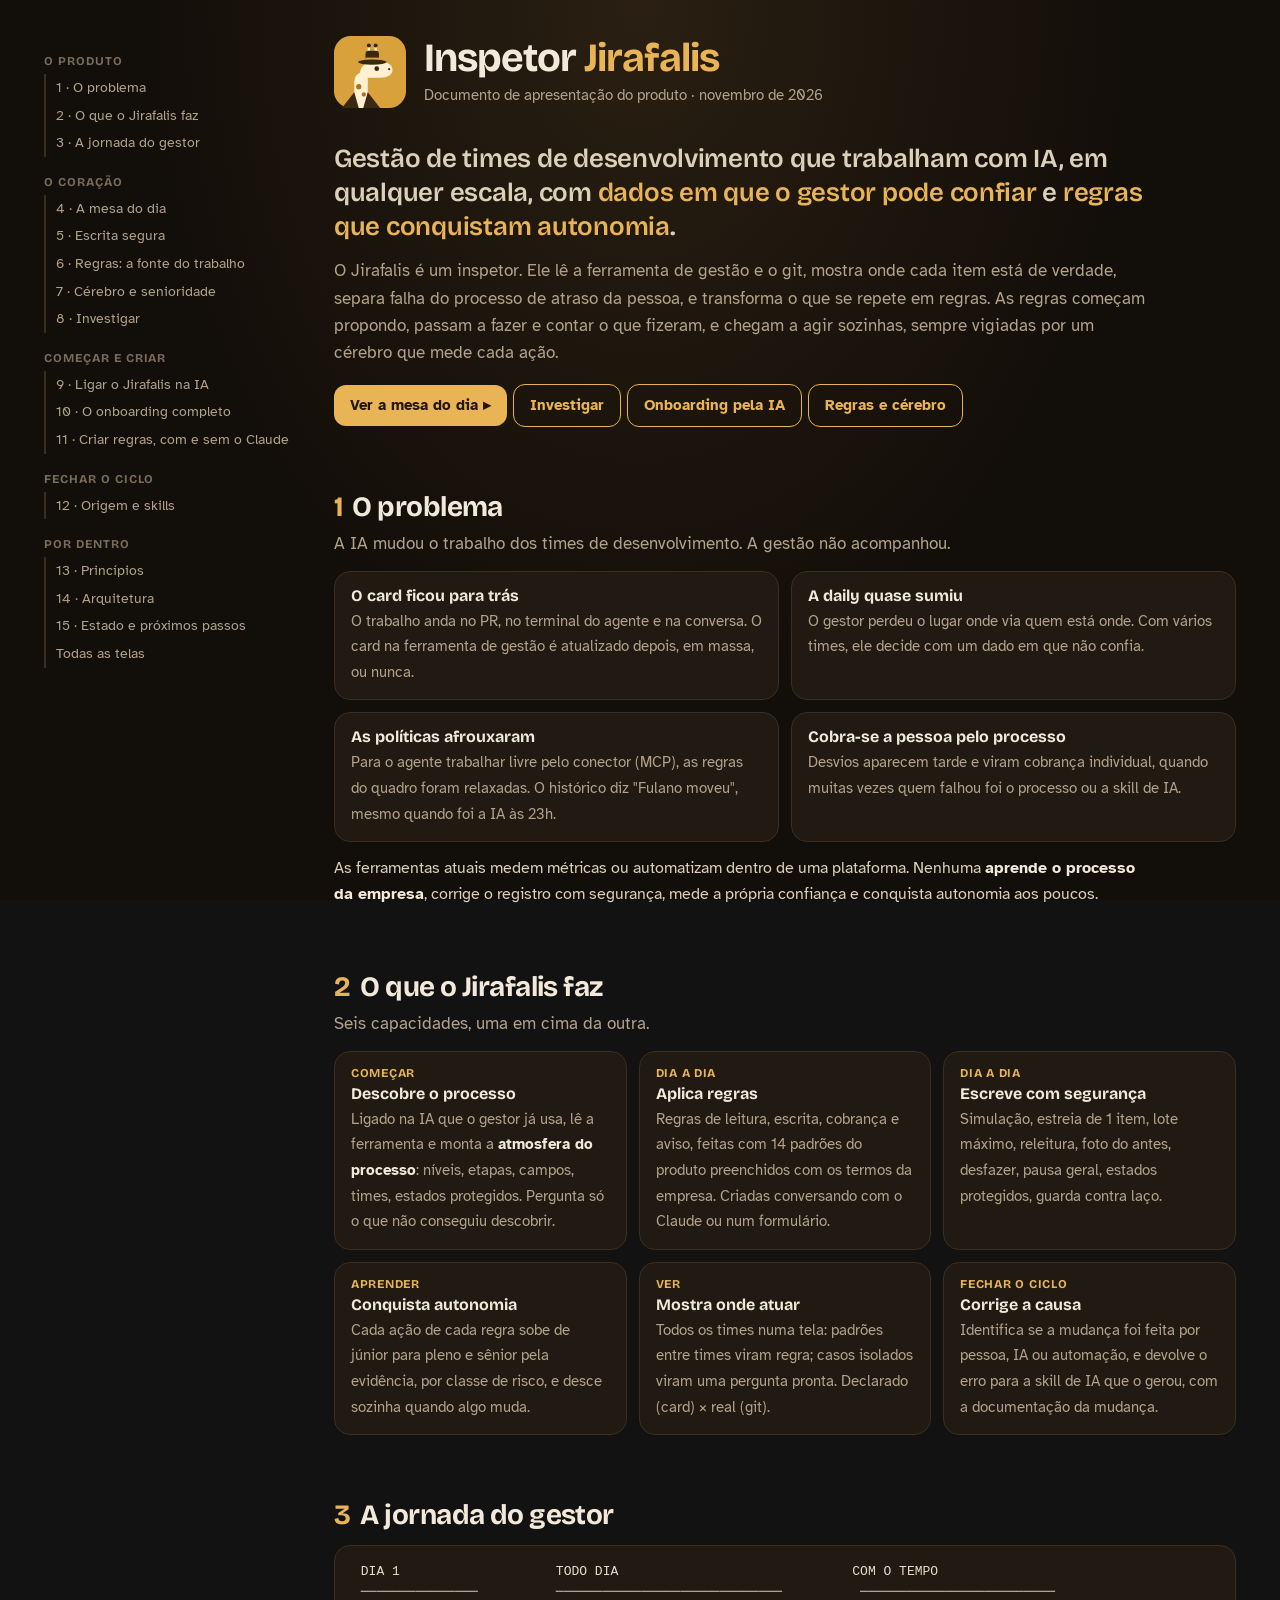
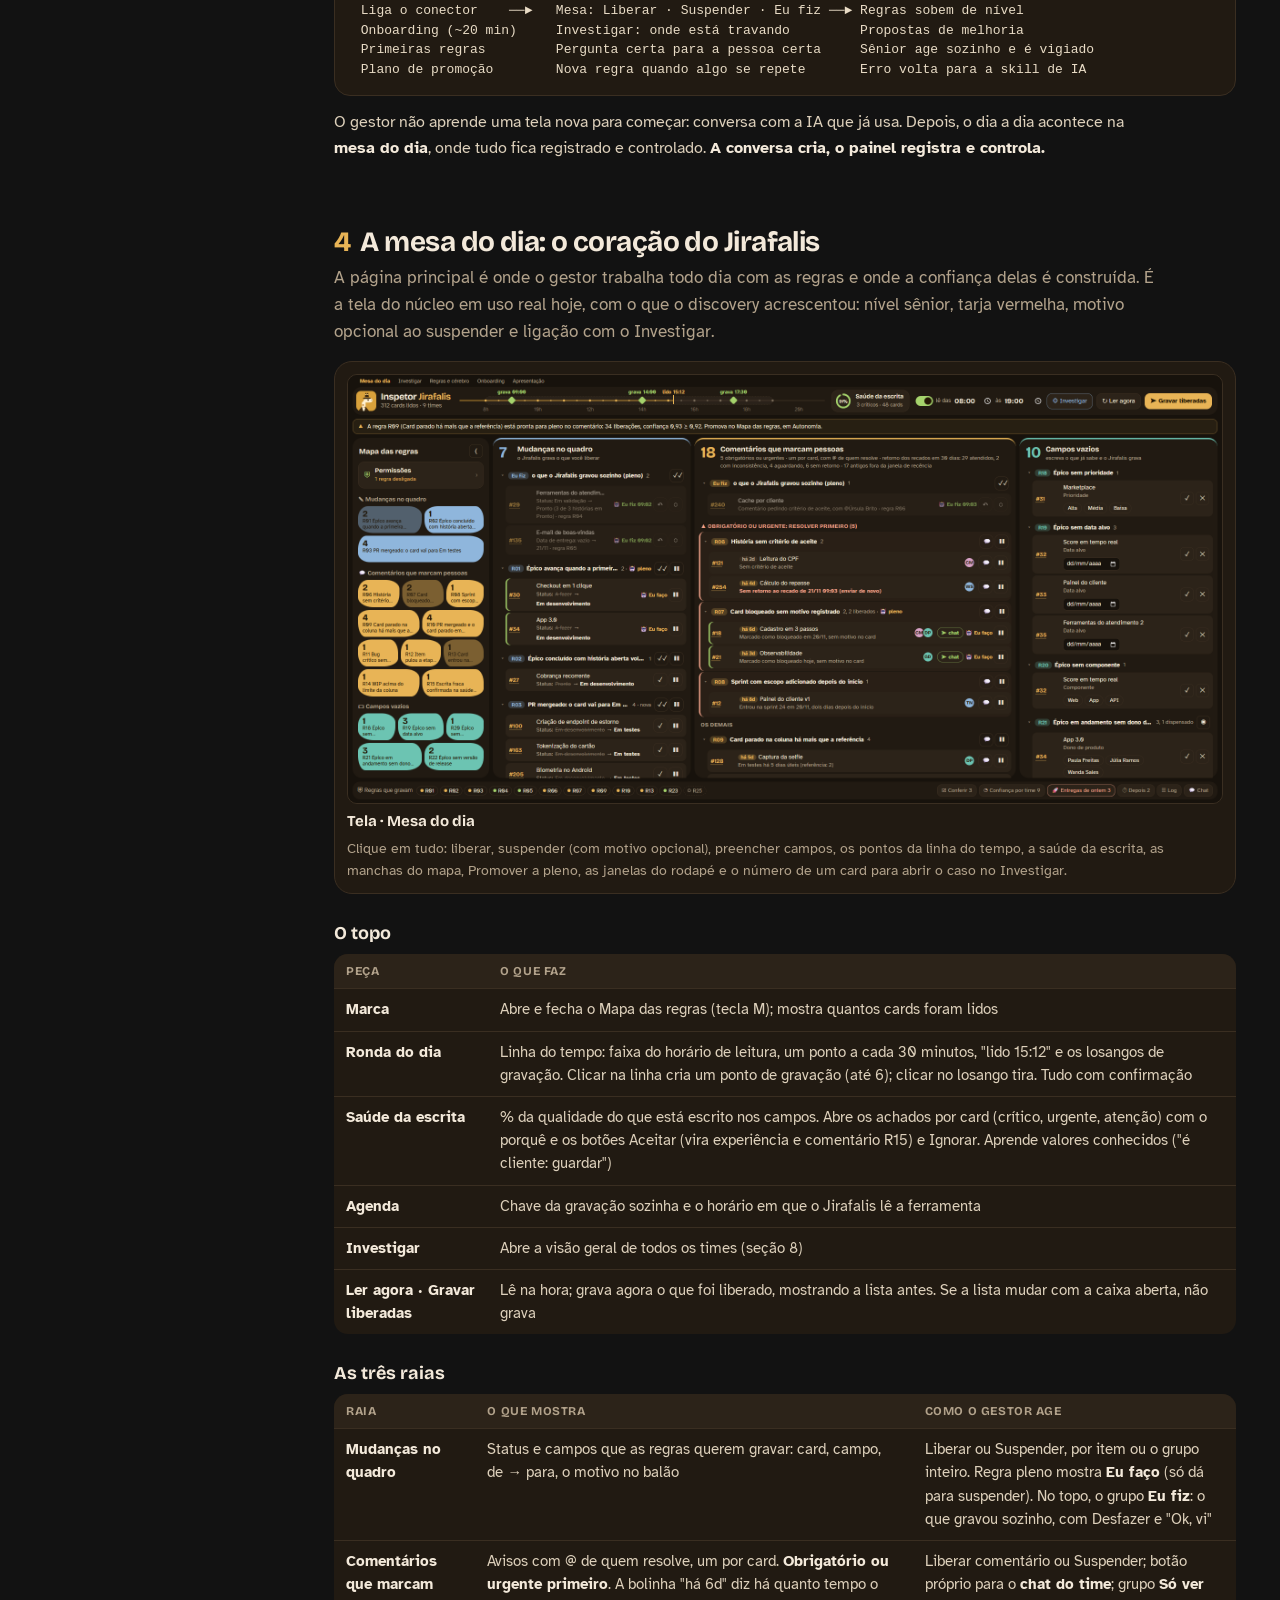
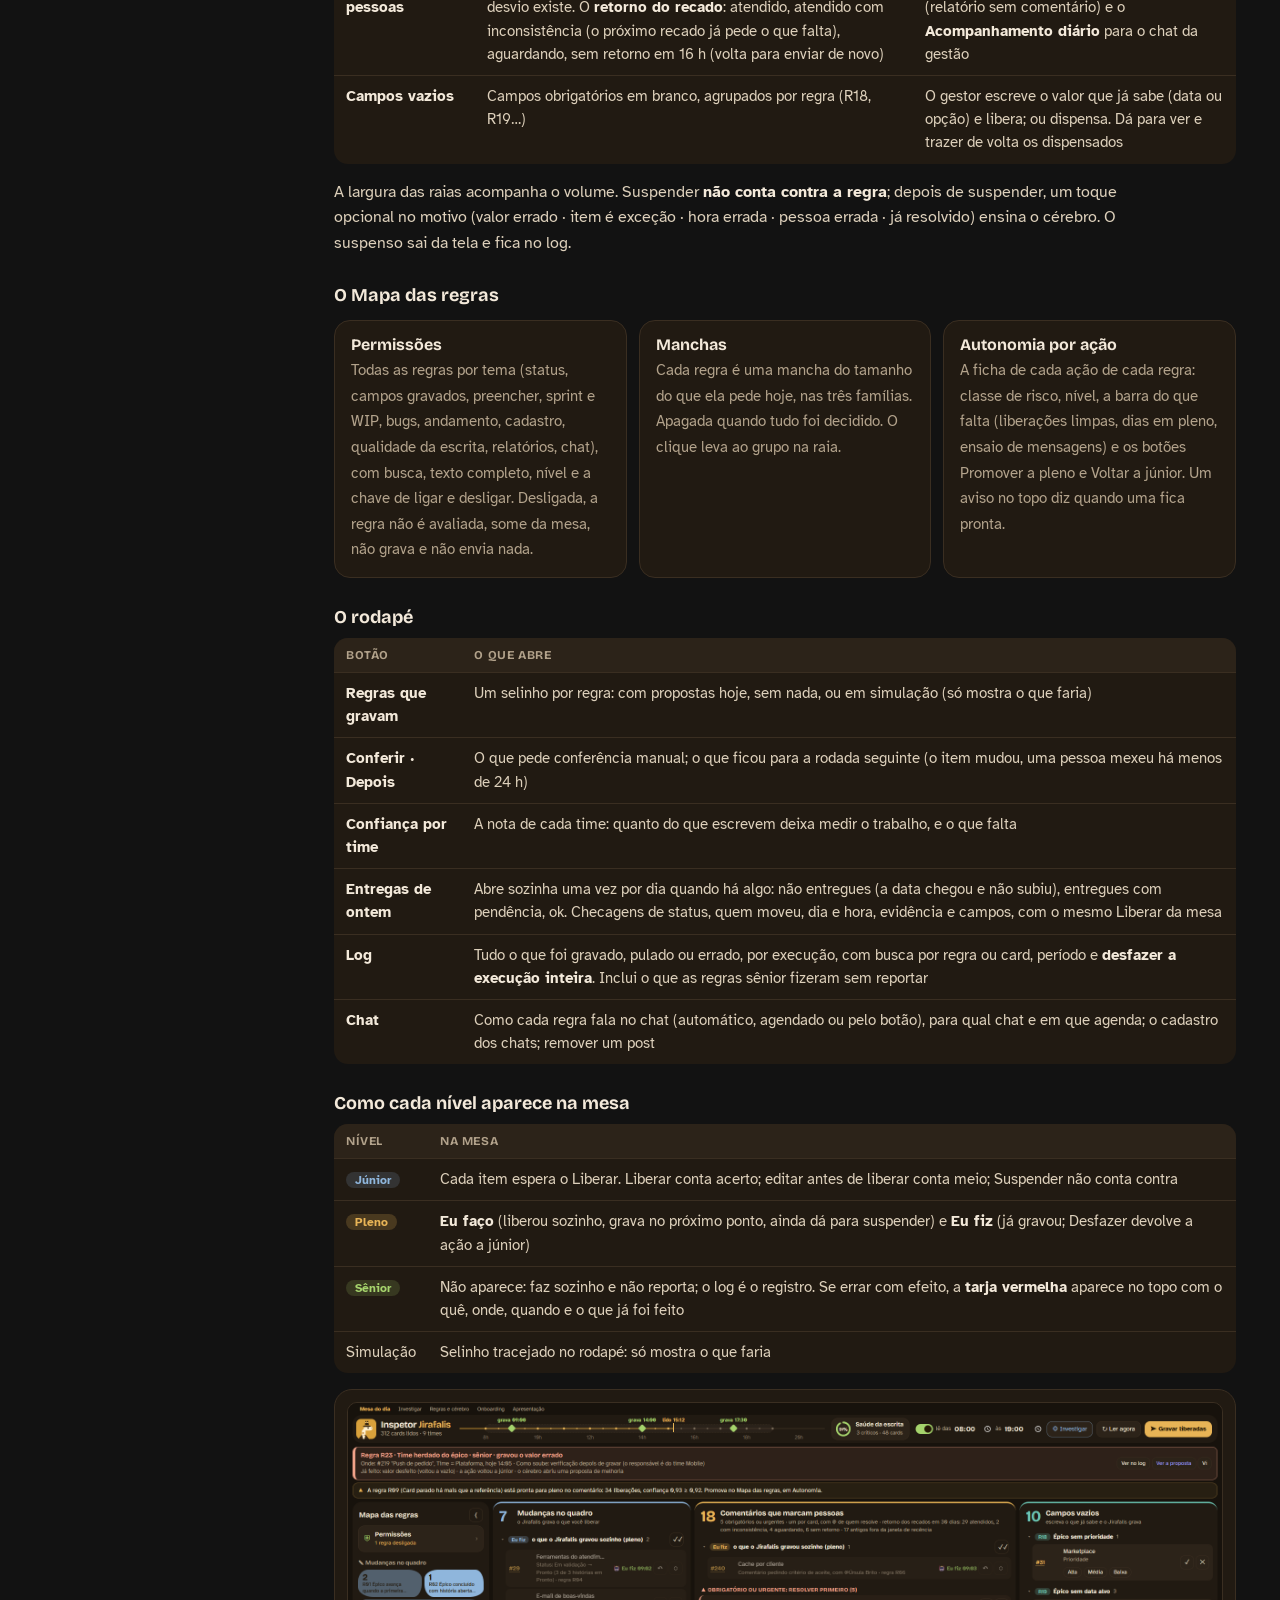
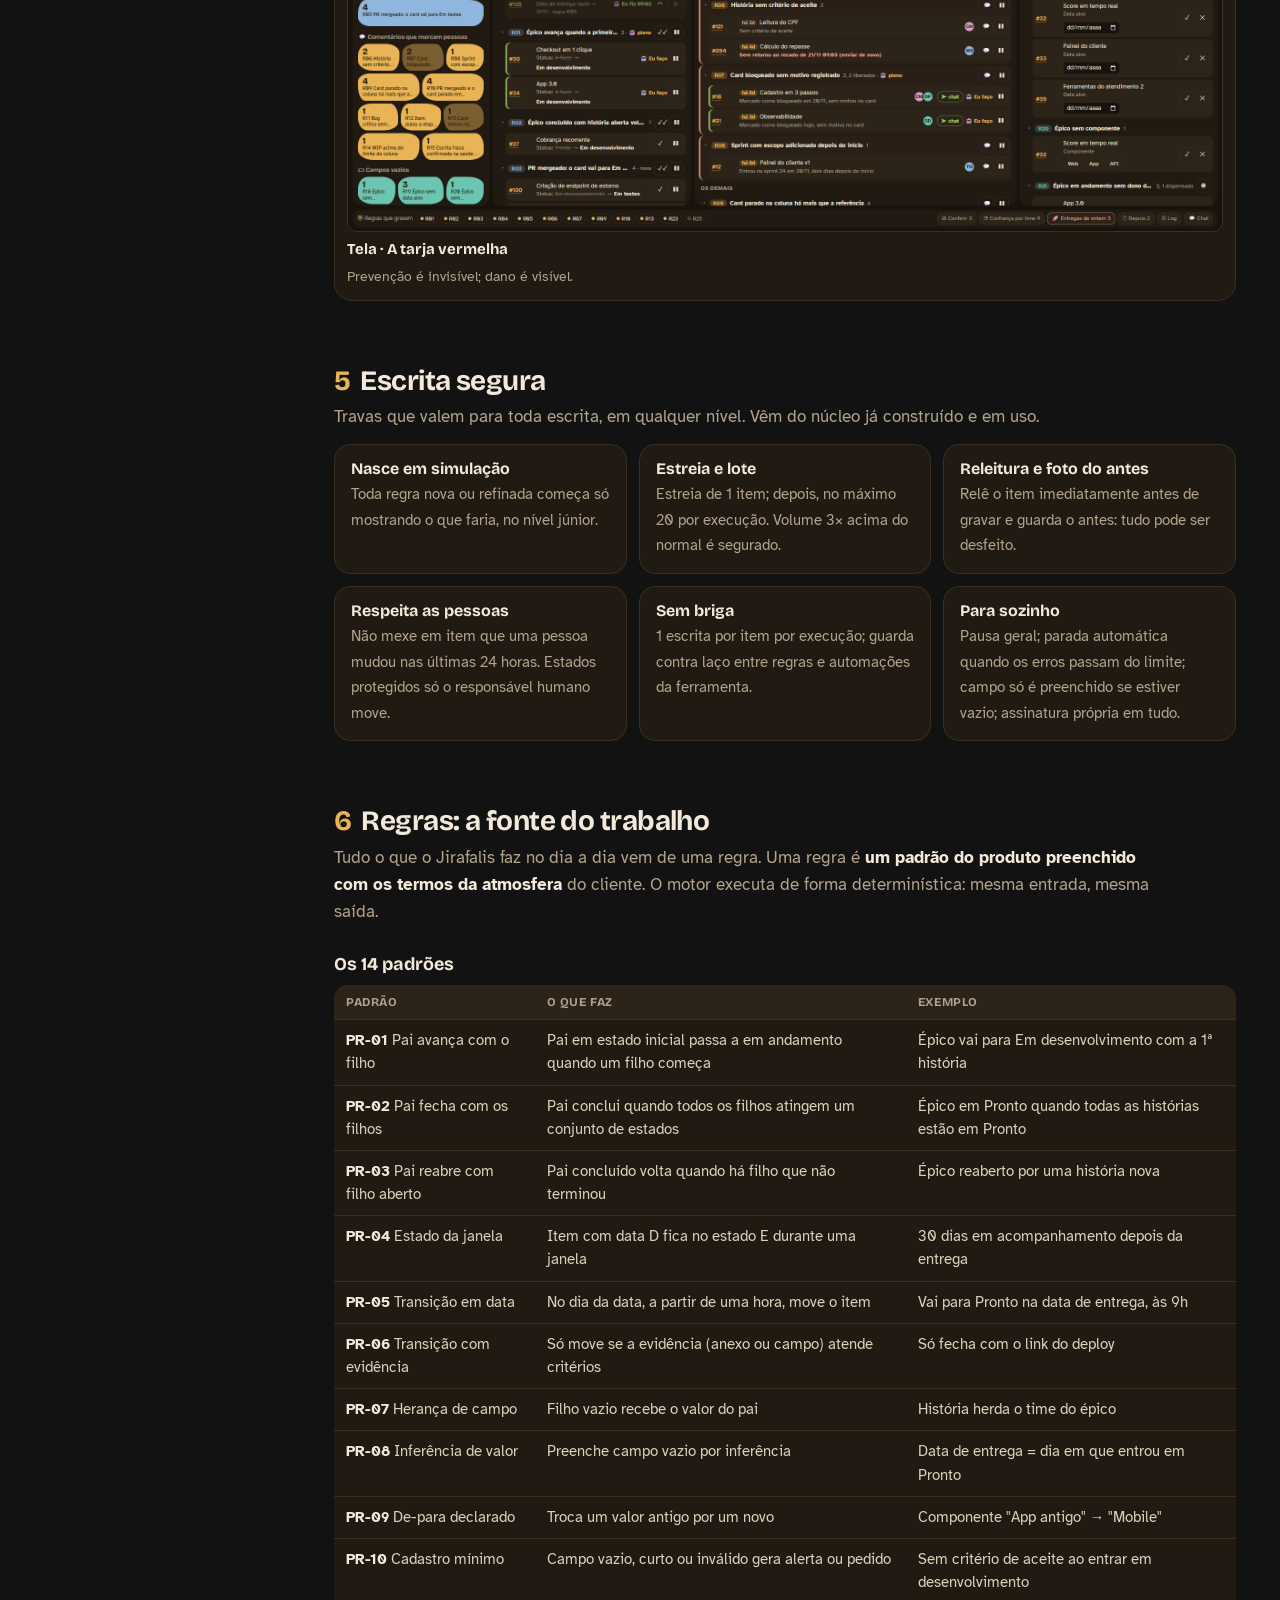
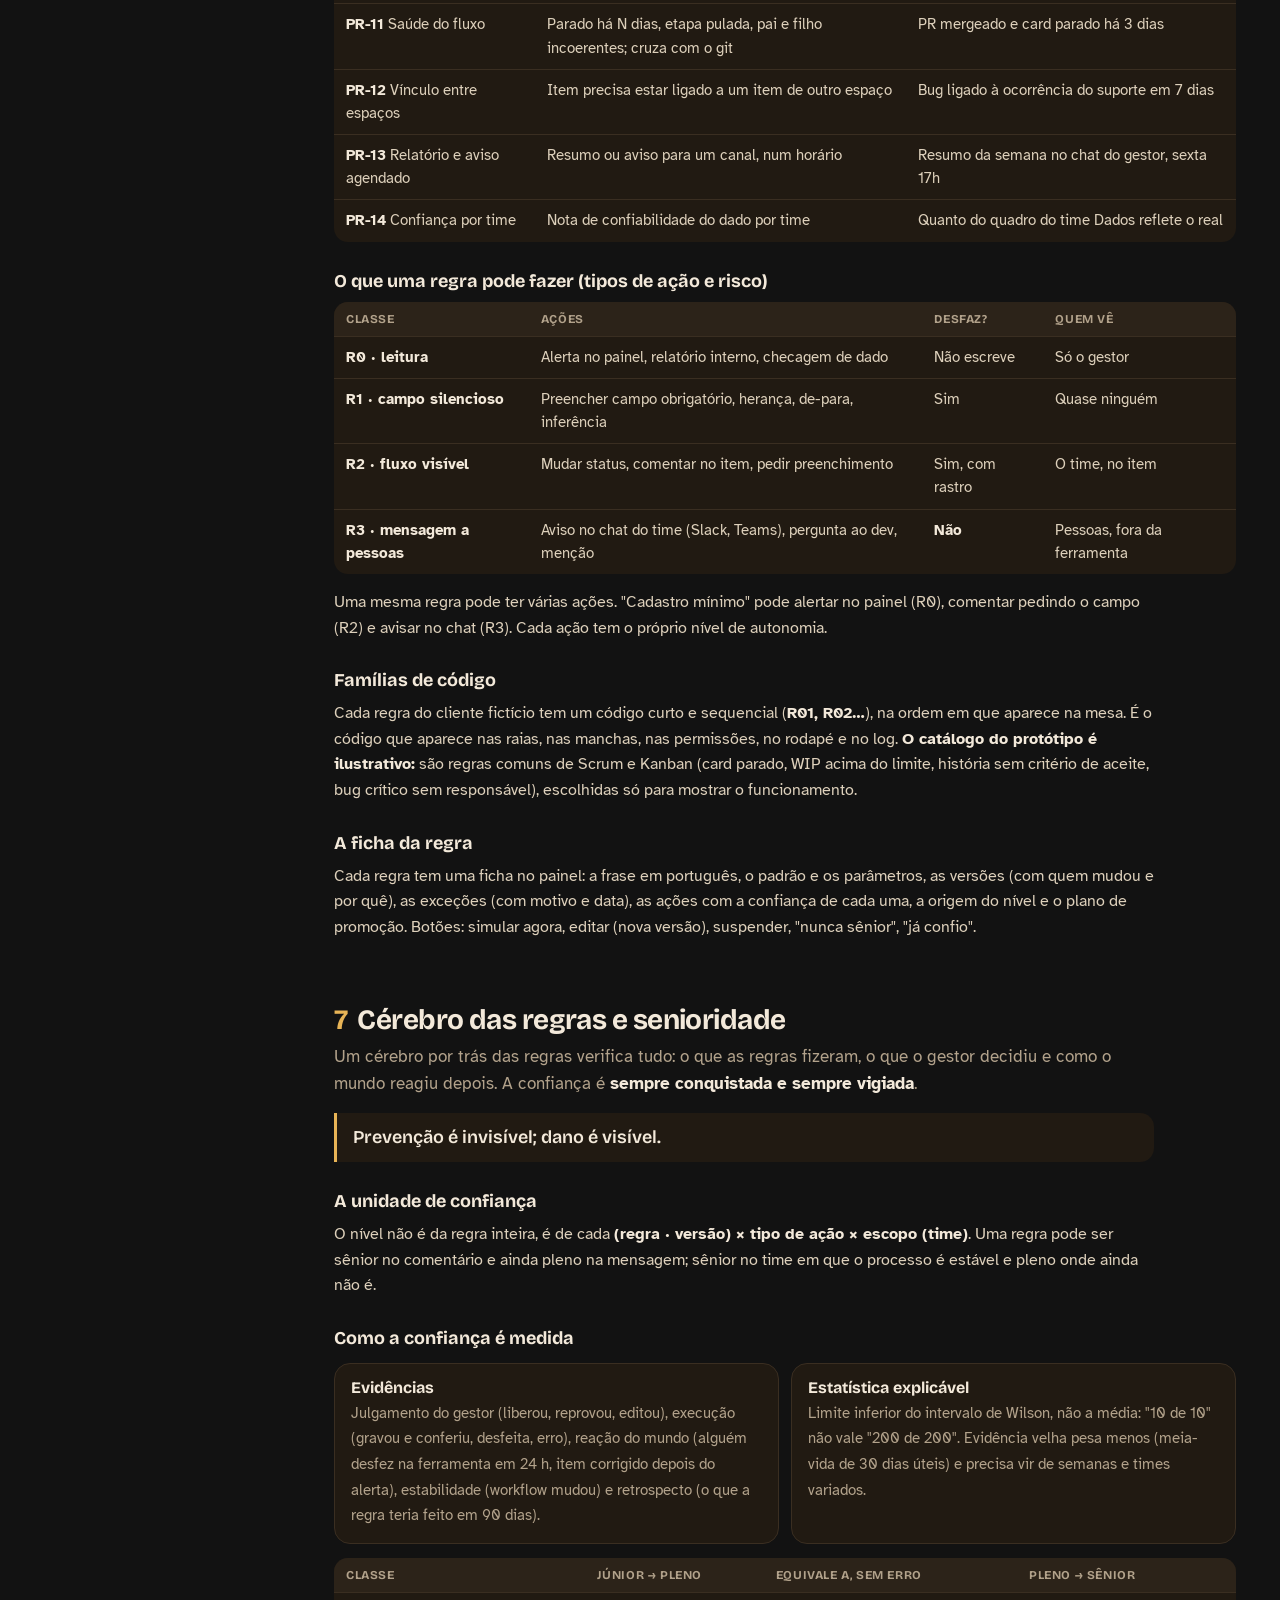
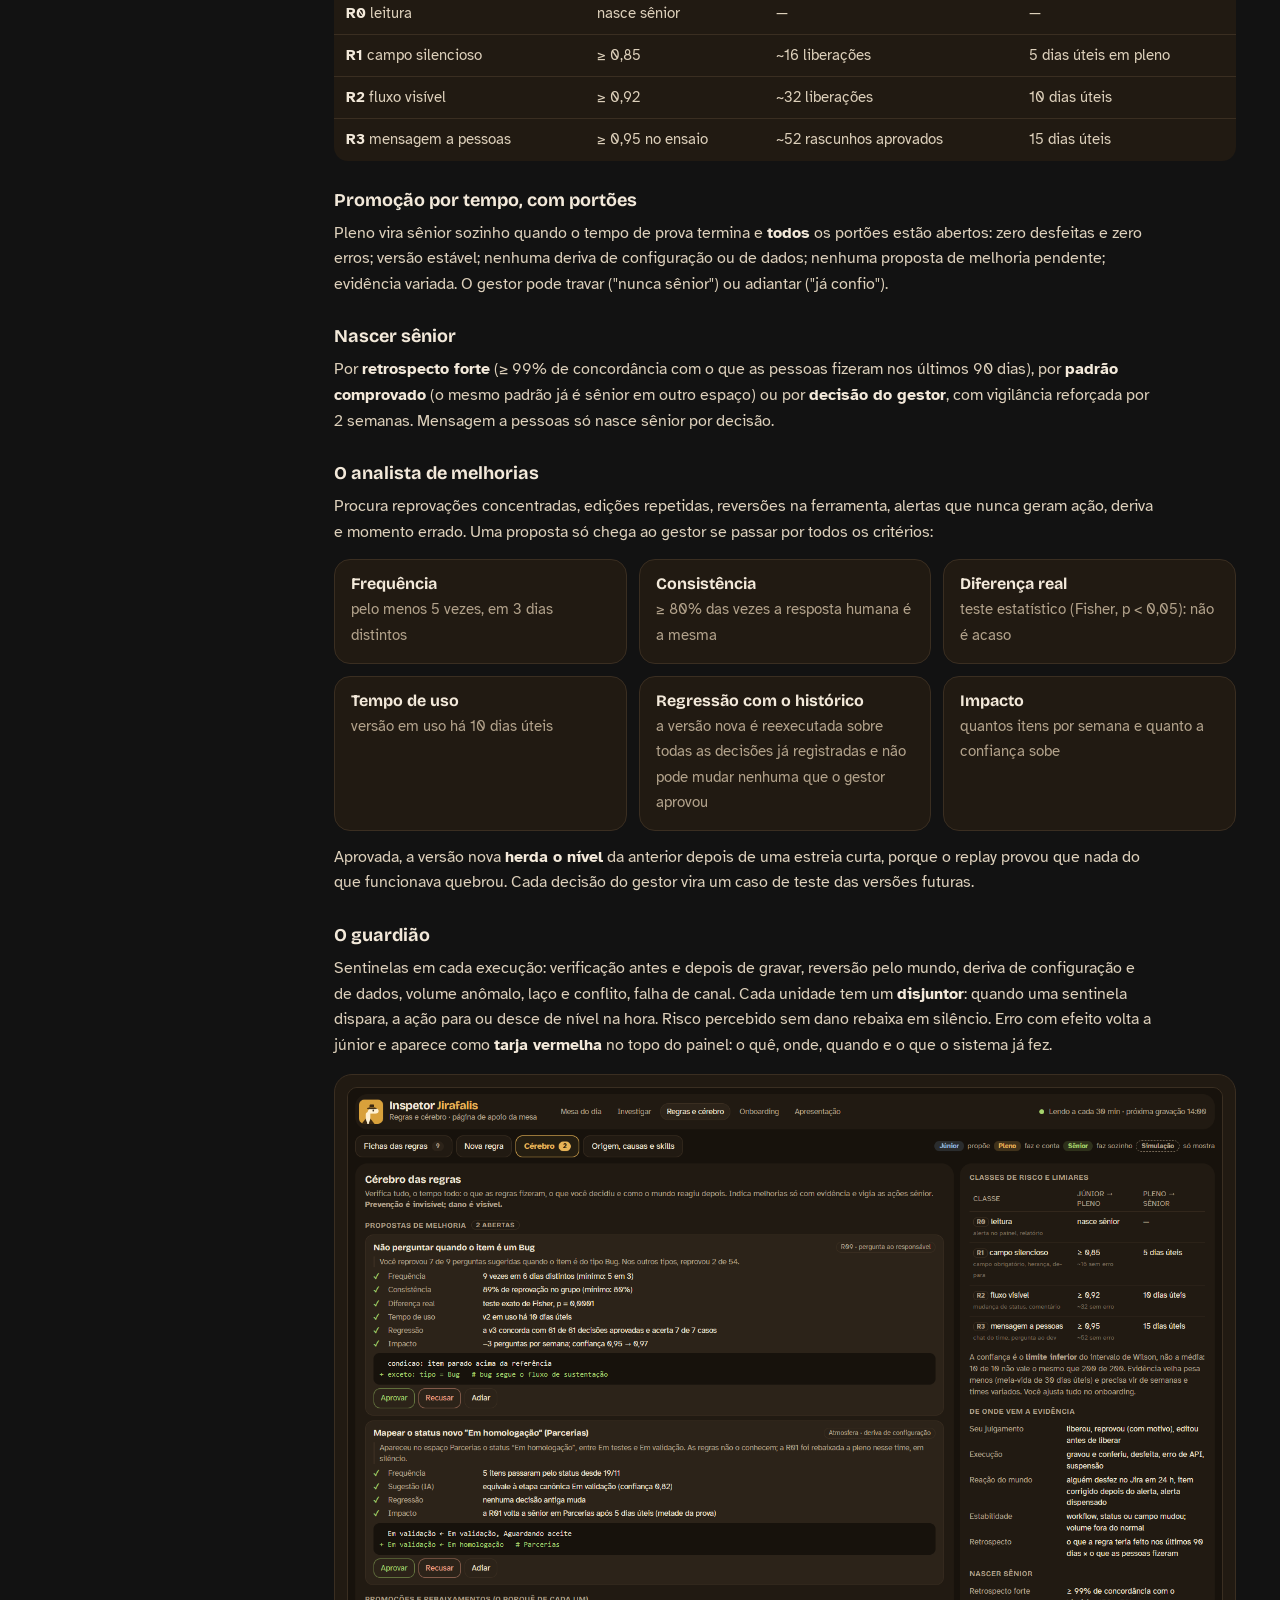
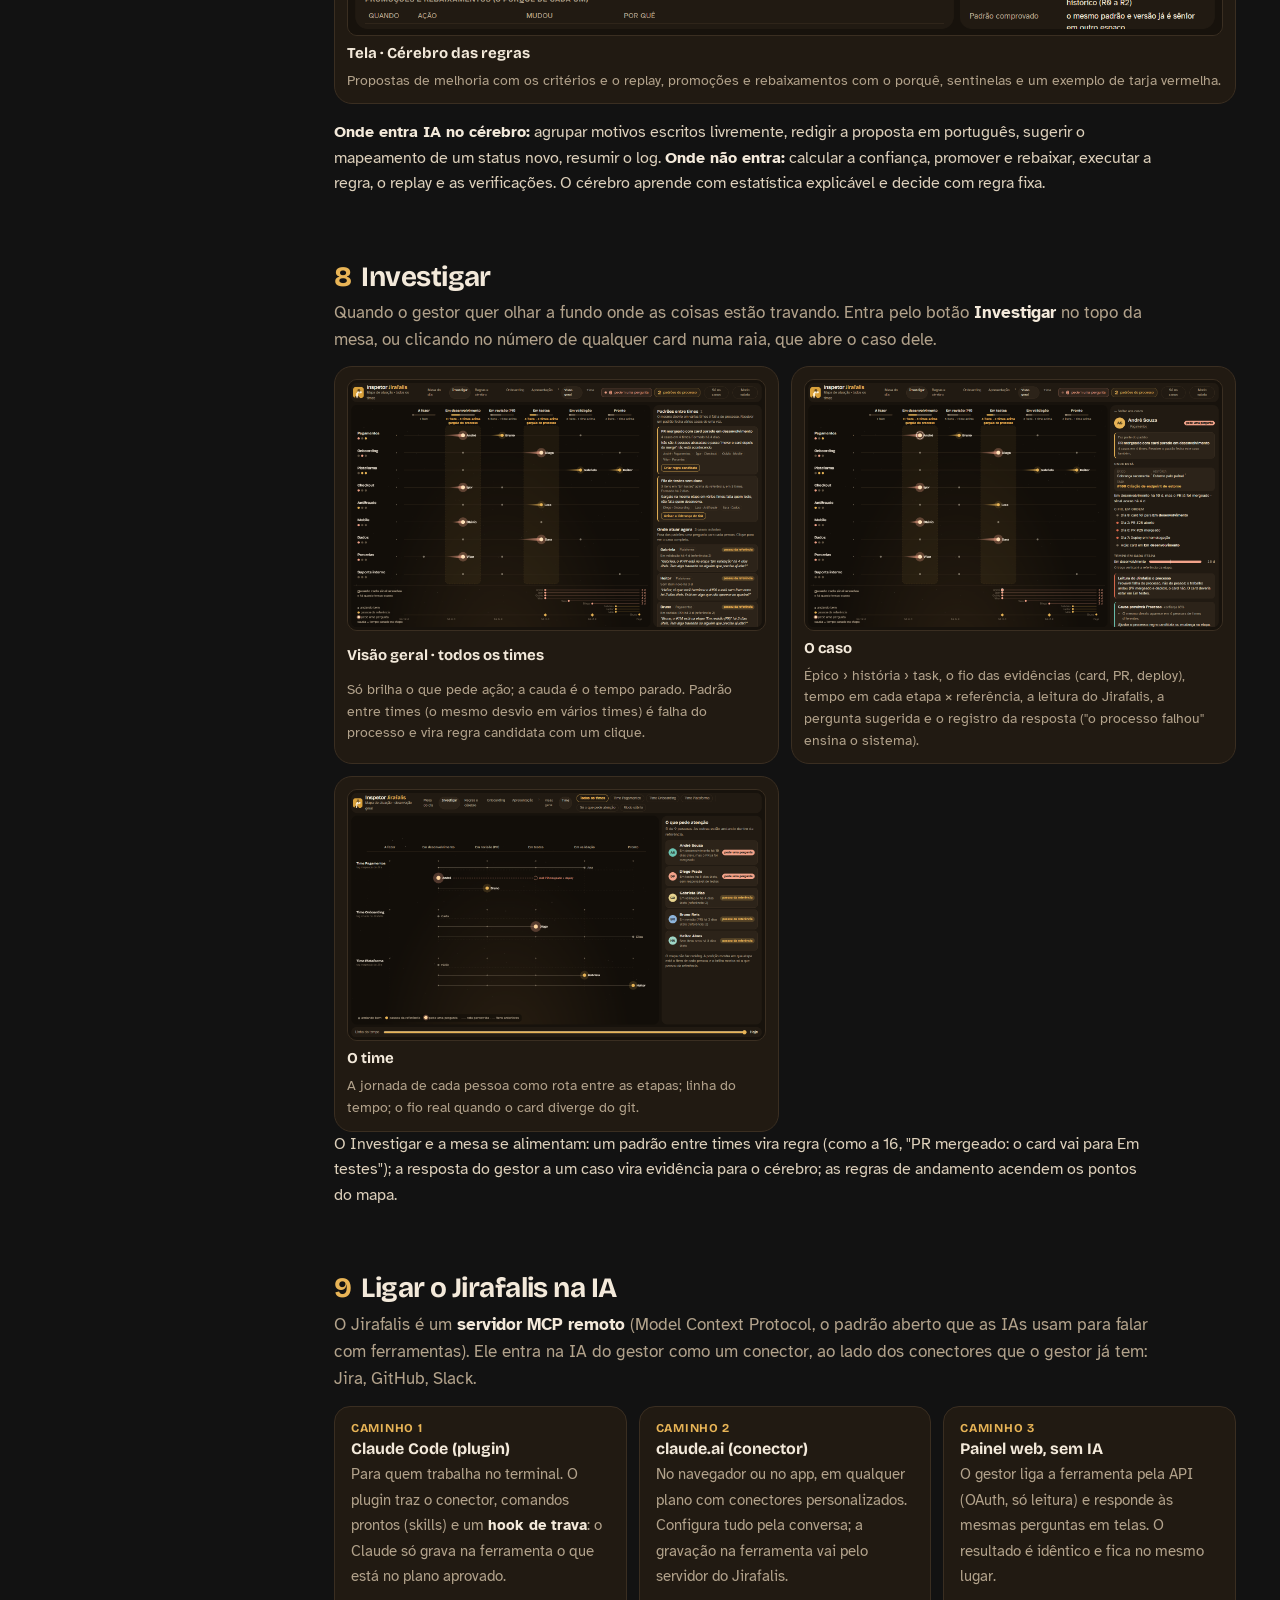
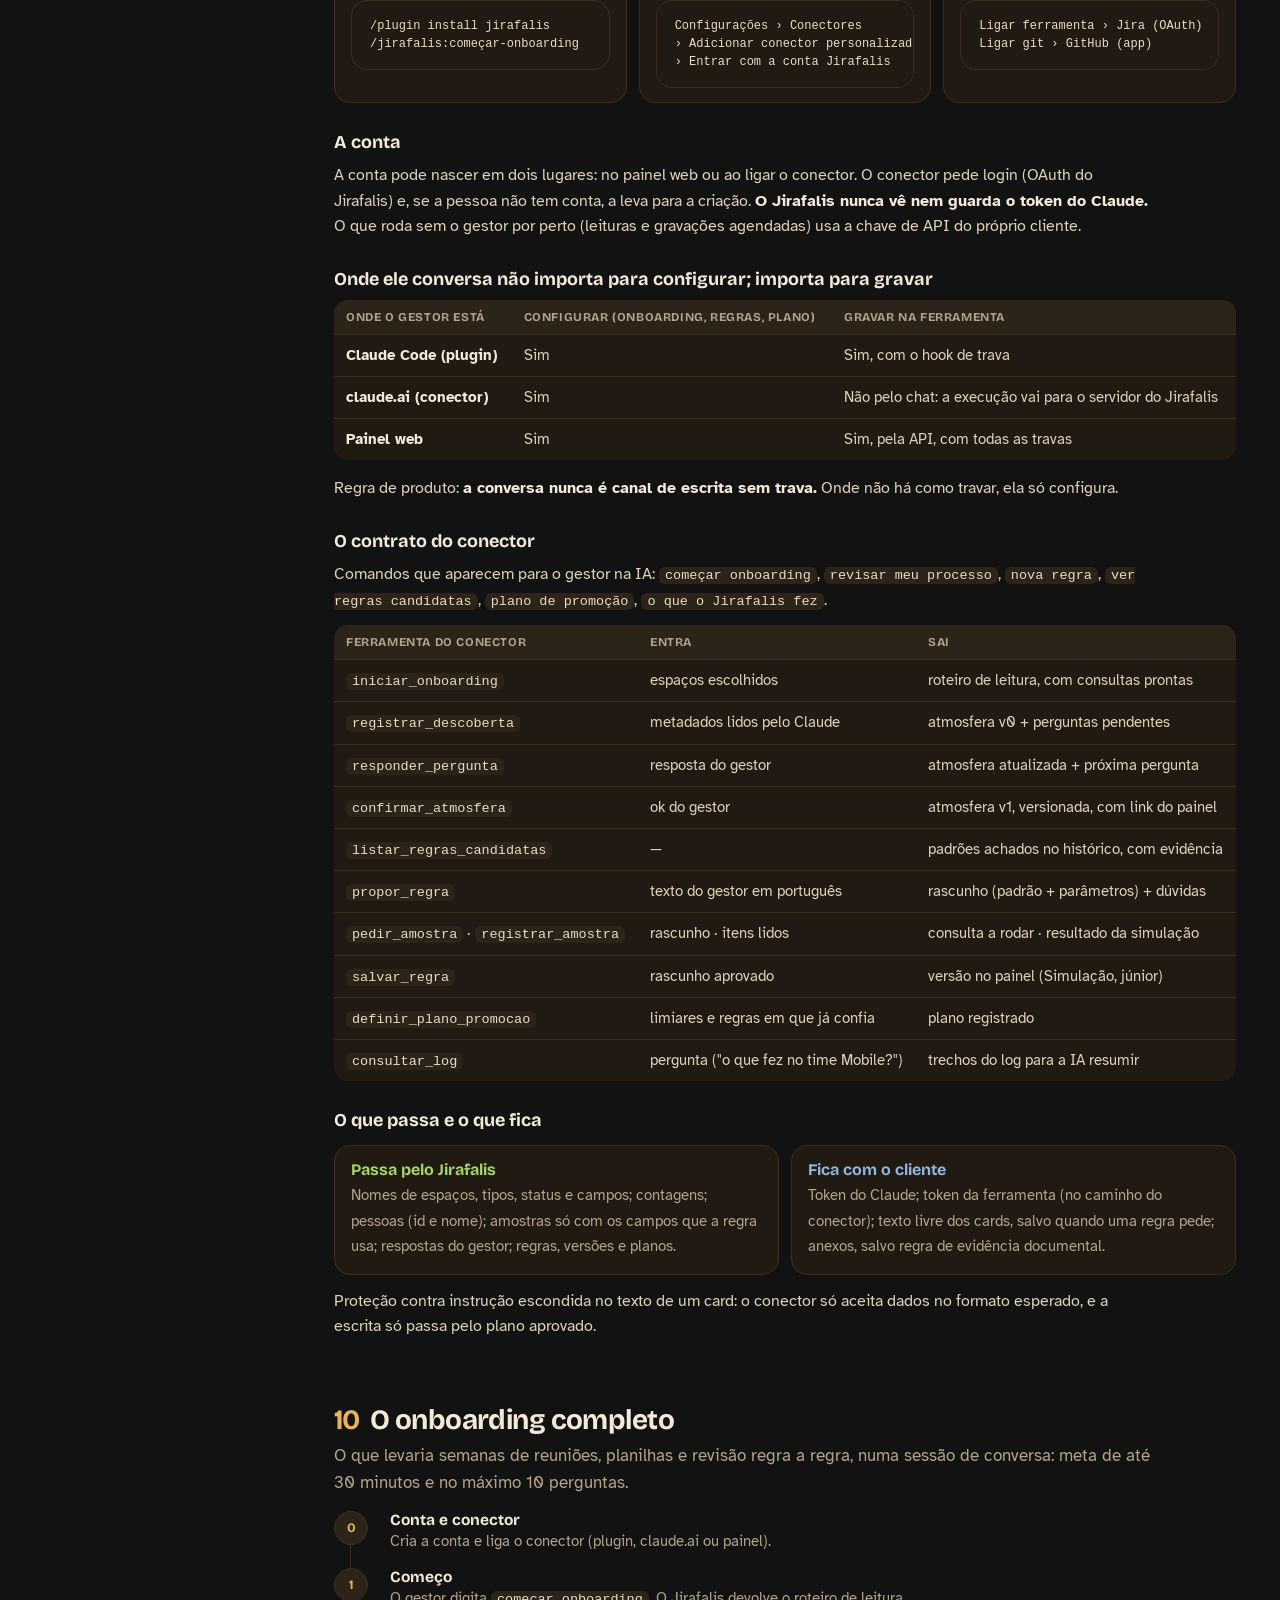
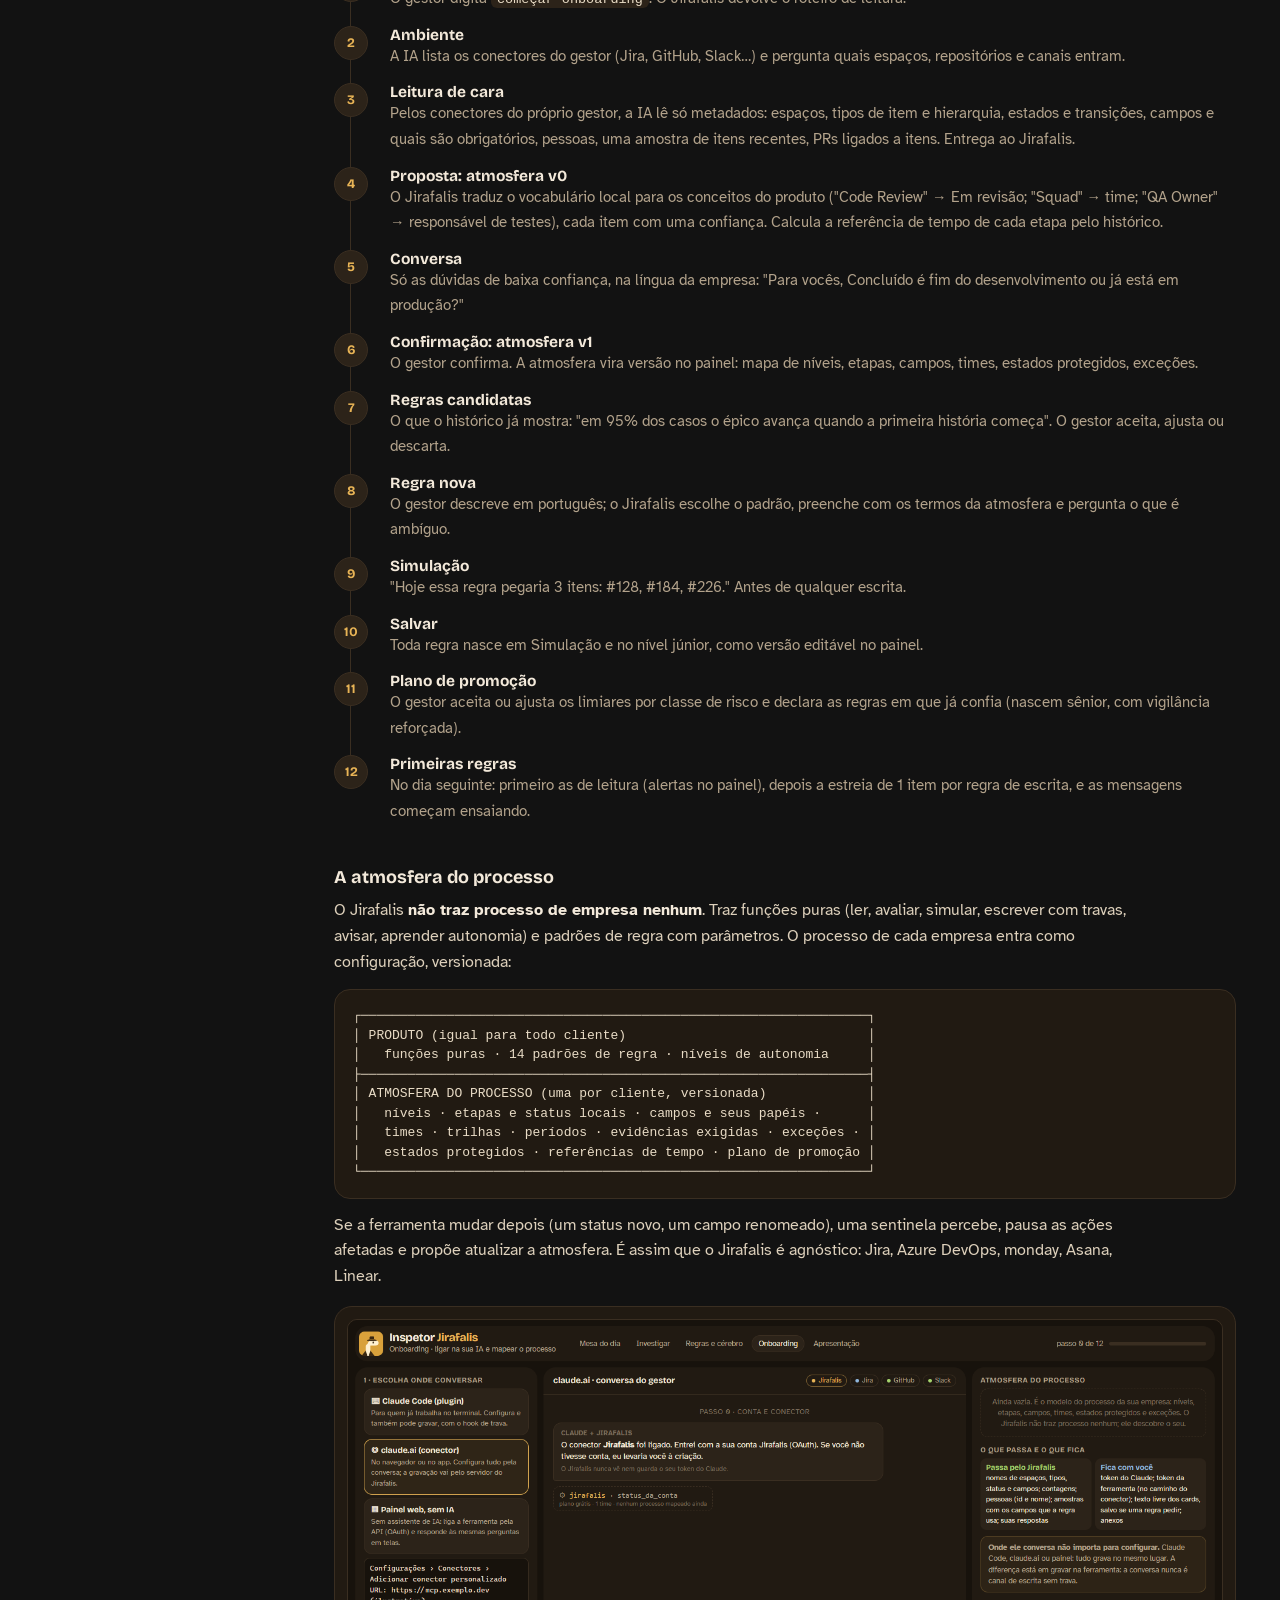
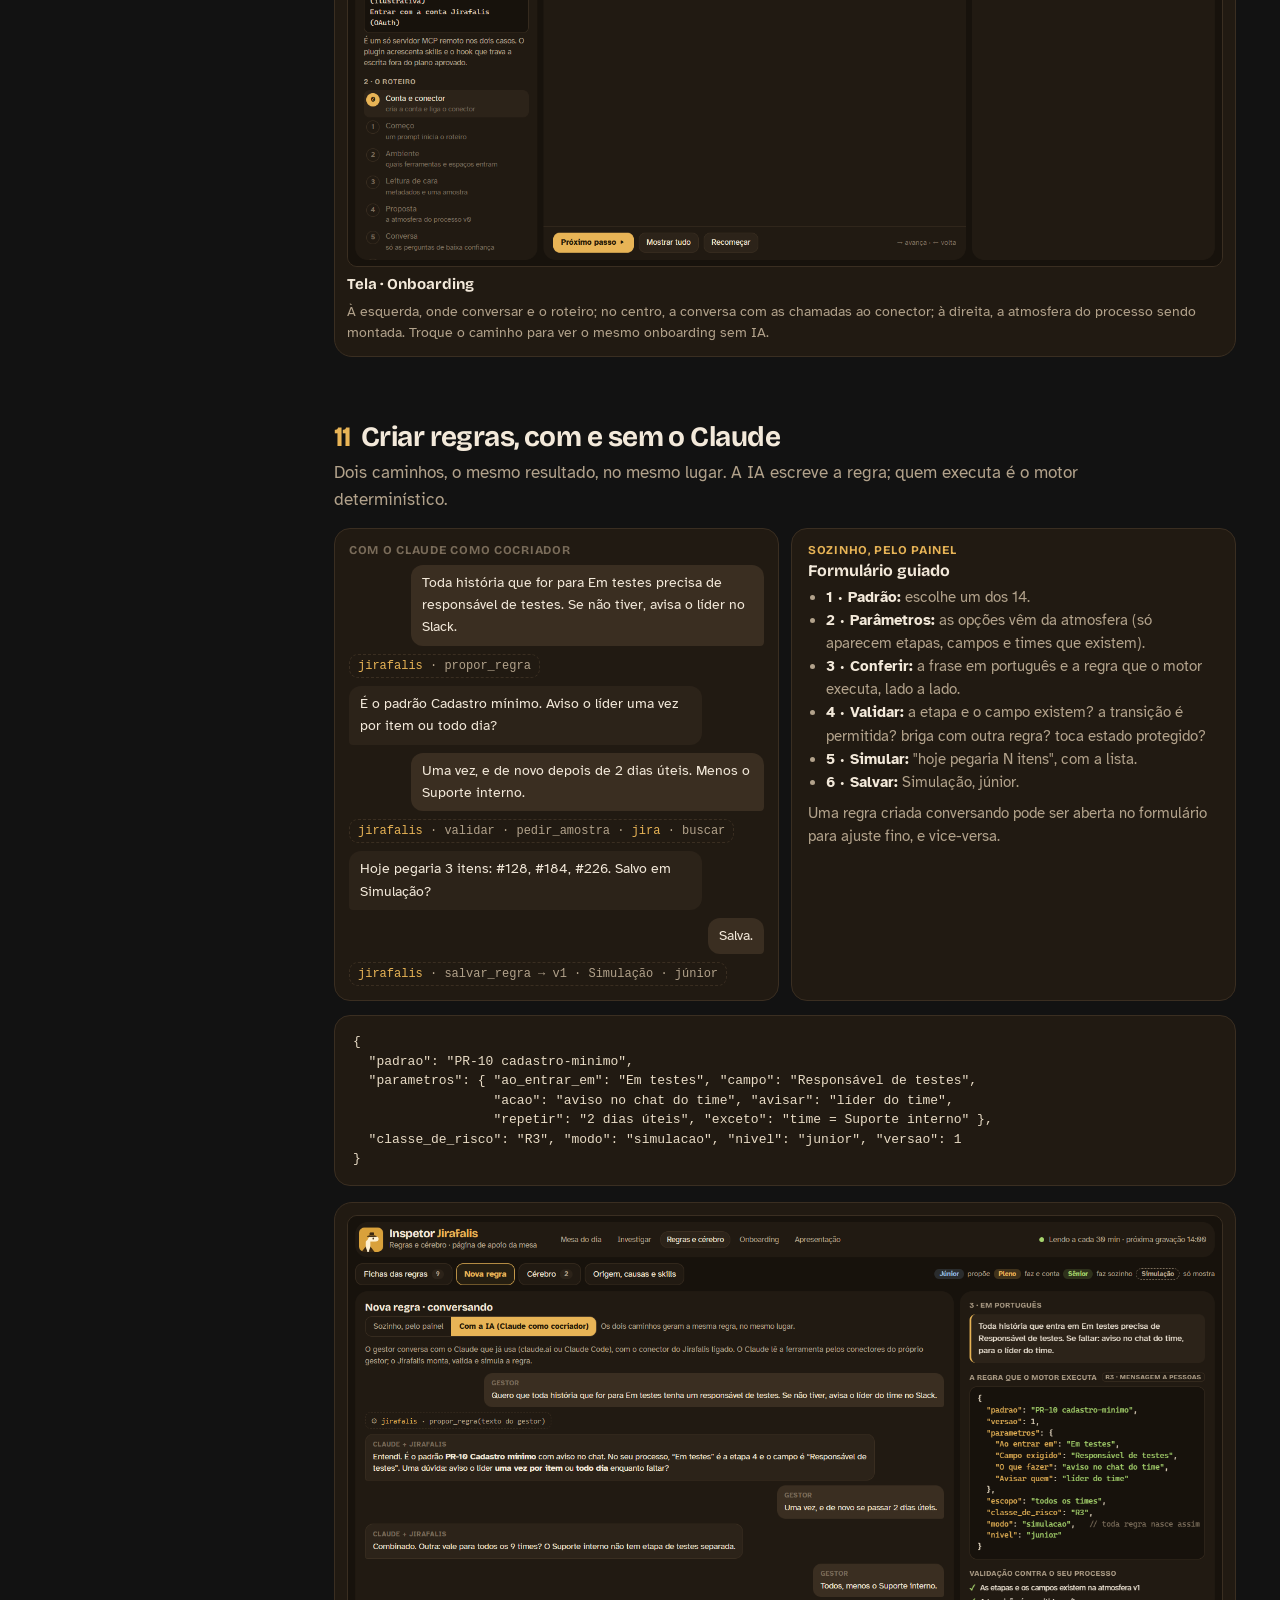
<file: index.html>
<!doctype html>
<html lang="pt-BR">
<head>
<meta charset="utf-8">
<meta name="viewport" content="width=device-width, initial-scale=1">
<title>Inspetor Jirafalis · apresentação do produto</title>
<!-- Inspetor Jirafalis · documento de apresentação. Dados fictícios. © Sidney de Araújo Silva. -->
<style>
@import url("https://fonts.googleapis.com/css2?family=Atkinson+Hyperlegible:wght@400;700&family=Bricolage+Grotesque:opsz,wght@12..96,200..800&display=swap");
:root { --chao: #17120c; --raia: #211a12; --alto: #2c2319; --linha: #3a2e21; --ink: #f3e9da; --mudo: #b2a28b; --apagado: #7a6c5a; --ambar: #e8b456; --acacia: #a5d36c; --perigo: #f2a38a; --ceu-azul: #8fb6dc; --sobre-cor: #241805; color-scheme: dark; }
* { box-sizing: border-box; }
html { scroll-behavior: smooth; scroll-padding-top: 20px; }
body { margin: 0; background: radial-gradient(ellipse at 50% 0%, #2a1f12 0%, #120e09 55%) fixed; color: var(--ink); font: 16px/1.6 "Atkinson Hyperlegible", "Segoe UI", sans-serif; }
.pagina { display: grid; grid-template-columns: 250px minmax(0, 1fr); gap: 40px; max-width: 1240px; margin: 0 auto; padding: 36px 24px 80px; }
.indice { position: sticky; top: 24px; align-self: start; font-size: 13.5px; max-height: calc(100vh - 48px); overflow: auto; scrollbar-width: thin; scrollbar-color: var(--linha) transparent; }
.indice b { display: block; font: 700 12px "Bricolage Grotesque"; color: var(--apagado); text-transform: uppercase; letter-spacing: .08em; margin: 18px 0 6px; }
.indice a { display: block; color: var(--mudo); text-decoration: none; padding: 3px 0 3px 10px; border-left: 2px solid var(--linha); }
.indice a:hover { color: var(--ink); border-left-color: var(--ambar); }
header.capa { display: flex; gap: 18px; align-items: center; }
header.capa svg { width: 72px; height: 72px; flex: none; }
h1 { font: 700 40px/1.05 "Bricolage Grotesque", sans-serif; margin: 0; letter-spacing: -.025em; } h1 span { color: var(--ambar); }
.subt { color: var(--mudo); margin: 4px 0 0; font-size: 15px; }
.tese { font: 600 26px/1.3 "Bricolage Grotesque", sans-serif; margin: 34px 0 14px; max-width: 860px; letter-spacing: -.01em; }
.tese em { font-style: normal; color: var(--ambar); }
section { margin-top: 64px; }
h2 { font: 700 28px/1.15 "Bricolage Grotesque", sans-serif; margin: 0 0 6px; letter-spacing: -.02em; }
h2 .num { color: var(--ambar); margin-right: 10px; }
h3 { font: 700 18px "Bricolage Grotesque", sans-serif; margin: 28px 0 10px; }
p { color: #ddd0bb; max-width: 820px; margin: 0 0 12px; }
.lead { color: var(--mudo); font-size: 17px; max-width: 820px; }
strong { color: var(--ink); }
a { color: var(--ambar); }
code { font: 13.5px ui-monospace, "Cascadia Code", Consolas, monospace; background: var(--alto); border-radius: 6px; padding: 1px 6px; color: #e9dcc6; }
.grade { display: grid; grid-template-columns: repeat(auto-fit, minmax(240px, 1fr)); gap: 12px; margin: 14px 0; }
.grade.g2 { grid-template-columns: repeat(auto-fit, minmax(300px, 1fr)); }
.grade.g3 { grid-template-columns: repeat(auto-fit, minmax(280px, 1fr)); }
.bloco { background: var(--raia); border: 1px solid var(--linha); border-radius: 16px; padding: 14px 16px; }
.bloco b.t { display: block; font: 700 16px "Bricolage Grotesque", sans-serif; margin-bottom: 4px; }
.bloco span, .bloco li { color: var(--mudo); font-size: 14.5px; }
.bloco ul { margin: 6px 0 0; padding-left: 18px; }
.bloco .ic { font: 700 12px "Bricolage Grotesque"; color: var(--ambar); text-transform: uppercase; letter-spacing: .06em; display: block; margin-bottom: 4px; }
table { width: 100%; border-collapse: collapse; font-size: 14.5px; margin: 10px 0 16px; background: var(--raia); border-radius: 14px; overflow: hidden; }
th { text-align: left; font: 700 12px "Bricolage Grotesque"; color: var(--mudo); text-transform: uppercase; letter-spacing: .05em; padding: 10px 12px; background: var(--alto); }
td { padding: 9px 12px; border-top: 1px solid var(--linha); vertical-align: top; color: #ddd0bb; }
td b { color: var(--ink); }
.fluxo { display: grid; gap: 0; counter-reset: passo; margin: 14px 0; }
.fluxo > div { display: grid; grid-template-columns: 44px minmax(0, 1fr); gap: 12px; padding: 0 0 14px; position: relative; }
.fluxo > div::before { counter-increment: passo; content: counter(passo); width: 32px; height: 32px; border-radius: 50%; background: var(--alto); border: 1px solid var(--linha); display: grid; place-items: center; font: 700 13px "Bricolage Grotesque"; color: var(--ambar); }
.fluxo > div::after { content: ""; position: absolute; left: 16px; top: 34px; bottom: 0; width: 1px; background: var(--linha); }
.fluxo > div:last-child::after { display: none; }
.fluxo b { font: 700 15.5px "Bricolage Grotesque"; display: block; } .fluxo span { color: var(--mudo); font-size: 14.5px; }
.fluxo.zero > div::before { content: counter(passo); } .fluxo.zero { counter-reset: passo -1; }
.tela-print { display: grid; gap: 8px; background: var(--raia); border: 1px solid var(--linha); border-radius: 18px; padding: 12px; text-decoration: none; color: inherit; transition: transform .12s, border-color .12s; margin: 16px 0; }
.tela-print:hover { transform: translateY(-2px); border-color: var(--ambar); }
.tela-print img { width: 100%; border-radius: 10px; display: block; border: 1px solid var(--linha); }
.tela-print b { font: 700 15px "Bricolage Grotesque"; } .tela-print small { color: var(--mudo); font-size: 13.5px; }
.prints { display: grid; grid-template-columns: repeat(auto-fit, minmax(300px, 1fr)); gap: 12px; }
.prints .tela-print { margin: 0; }
.diagrama { font: 13px/1.5 ui-monospace, "Cascadia Code", Consolas, monospace; background: var(--raia); border: 1px solid var(--linha); border-radius: 16px; padding: 16px 18px; white-space: pre; overflow: auto; color: #e9dcc6; margin: 14px 0; }
.citacao { border-left: 3px solid var(--ambar); background: var(--raia); border-radius: 0 14px 14px 0; padding: 12px 16px; margin: 16px 0; font: 600 18px/1.4 "Bricolage Grotesque", sans-serif; max-width: 820px; }
.niv { font-size: 12px; font-weight: 700; padding: 1px 9px; border-radius: 99px; white-space: nowrap; }
.niv.j { background: rgba(143,182,220,.16); color: var(--ceu-azul); } .niv.p { background: rgba(232,180,86,.2); color: var(--ambar); } .niv.s { background: rgba(165,211,108,.16); color: var(--acacia); }
.lado-a-lado { display: grid; grid-template-columns: 1fr 1fr; gap: 12px; margin: 14px 0; }
.chat { background: var(--raia); border: 1px solid var(--linha); border-radius: 16px; padding: 14px; display: grid; gap: 8px; font-size: 14px; }
.chat .eu { justify-self: end; background: #3a2e21; border-radius: 12px 12px 4px 12px; padding: 7px 11px; max-width: 85%; }
.chat .ia { justify-self: start; background: var(--alto); border-radius: 12px 12px 12px 4px; padding: 7px 11px; max-width: 85%; }
.chat .f { font: 12px ui-monospace, Consolas, monospace; color: var(--mudo); border: 1px dashed var(--linha); border-radius: 9px; padding: 4px 8px; justify-self: start; }
.chat .f b { color: var(--ambar); font-weight: 400; }
.chat .rot { font: 700 12px "Bricolage Grotesque"; color: var(--apagado); text-transform: uppercase; letter-spacing: .06em; }
.botao { display: inline-flex; gap: 8px; align-items: center; background: var(--ambar); color: var(--sobre-cor); font-weight: 700; text-decoration: none; border-radius: 12px; padding: 9px 16px; font-size: 14.5px; margin: 6px 6px 0 0; }
.botao.sec { background: transparent; color: var(--ambar); border: 1px solid var(--ambar); }
footer { margin-top: 70px; color: var(--apagado); font-size: 13px; border-top: 1px solid var(--linha); padding-top: 16px; }
@media (max-width: 900px) { .pagina { grid-template-columns: 1fr; } .indice { position: static; max-height: none; } .lado-a-lado { grid-template-columns: 1fr; } }
@media print { body { background: #fff; color: #111; } .indice { display: none; } .pagina { grid-template-columns: 1fr; } }
</style>
</head>
<body>
<div class="pagina">
<nav class="indice" aria-label="Índice">
  <b>O produto</b>
  <a href="#problema">1 · O problema</a>
  <a href="#solucao">2 · O que o Jirafalis faz</a>
  <a href="#jornada">3 · A jornada do gestor</a>
  <b>O coração</b>
  <a href="#mesa">4 · A mesa do dia</a>
  <a href="#travas">5 · Escrita segura</a>
  <a href="#regras">6 · Regras: a fonte do trabalho</a>
  <a href="#cerebro">7 · Cérebro e senioridade</a>
  <a href="#investigar">8 · Investigar</a>
  <b>Começar e criar</b>
  <a href="#conectar">9 · Ligar o Jirafalis na IA</a>
  <a href="#onboarding">10 · O onboarding completo</a>
  <a href="#criar">11 · Criar regras, com e sem o Claude</a>
  <b>Fechar o ciclo</b>
  <a href="#origem">12 · Origem e skills</a>
  <b>Por dentro</b>
  <a href="#principios">13 · Princípios</a>
  <a href="#arquitetura">14 · Arquitetura</a>
  <a href="#estado">15 · Estado e próximos passos</a>
  <a href="#telas">Todas as telas</a>
</nav>
<main>
  <header class="capa">
    <svg aria-hidden="true" viewBox="0 0 64 64"><rect width="64" height="64" rx="15" fill="#d9a13b"/><path d="M18 64V41q0-8 8-9h4v32z" fill="#fff1d2"/><circle cx="22" cy="45" r="2.3" fill="#b06f1c"/><circle cx="26.5" cy="52" r="1.9" fill="#b06f1c"/><path d="M7 64l11-14 4 14z" fill="#3a2812"/><path d="M41 64L30 50l-4 14z" fill="#3a2812"/><path d="M23 34c0-7 5-11 12-11h7c6 0 10 3 10 7s-4 7-10 7H30c-4 0-7-1-7-3z" fill="#fff1d2"/><circle cx="49" cy="29.5" r="1" fill="#3a2812"/><circle cx="38" cy="29" r="2.1" fill="#3a2812"/><path d="M31 13.5V9M37 13.5V9" stroke="#fff1d2" stroke-width="2" stroke-linecap="round"/><circle cx="31" cy="8.5" r="1.8" fill="#3a2812"/><circle cx="37" cy="8.5" r="1.8" fill="#3a2812"/><path d="M28 23v-7q0-3 3-3h6q3 0 3 3v7z" fill="#3a2812"/><rect x="28" y="19.2" width="12" height="2.4" fill="#d9a13b"/><ellipse cx="34" cy="23.2" rx="12.5" ry="2.3" fill="#3a2812"/></svg>
    <div><h1>Inspetor <span>Jirafalis</span></h1><p class="subt">Documento de apresentação do produto · novembro de 2026</p></div>
  </header>

  <p class="tese">Gestão de times de desenvolvimento que trabalham com IA, em qualquer escala, com <em>dados em que o gestor pode confiar</em> e <em>regras que conquistam autonomia</em>.</p>
  <p class="lead">O Jirafalis é um inspetor. Ele lê a ferramenta de gestão e o git, mostra onde cada item está de verdade, separa falha do processo de atraso da pessoa, e transforma o que se repete em regras. As regras começam propondo, passam a fazer e contar o que fizeram, e chegam a agir sozinhas, sempre vigiadas por um cérebro que mede cada ação.</p>
  <a class="botao" href="prototipo/mesa.html">Ver a mesa do dia ▸</a><a class="botao sec" href="prototipo/escala.html">Investigar</a><a class="botao sec" href="prototipo/onboarding.html">Onboarding pela IA</a><a class="botao sec" href="prototipo/regras.html">Regras e cérebro</a>

  <!-- 1 -->
  <section id="problema">
    <h2><span class="num">1</span>O problema</h2>
    <p class="lead">A IA mudou o trabalho dos times de desenvolvimento. A gestão não acompanhou.</p>
    <div class="grade g2">
      <div class="bloco"><b class="t">O card ficou para trás</b><span>O trabalho anda no PR, no terminal do agente e na conversa. O card na ferramenta de gestão é atualizado depois, em massa, ou nunca.</span></div>
      <div class="bloco"><b class="t">A daily quase sumiu</b><span>O gestor perdeu o lugar onde via quem está onde. Com vários times, ele decide com um dado em que não confia.</span></div>
      <div class="bloco"><b class="t">As políticas afrouxaram</b><span>Para o agente trabalhar livre pelo conector (MCP), as regras do quadro foram relaxadas. O histórico diz "Fulano moveu", mesmo quando foi a IA às 23h.</span></div>
      <div class="bloco"><b class="t">Cobra-se a pessoa pelo processo</b><span>Desvios aparecem tarde e viram cobrança individual, quando muitas vezes quem falhou foi o processo ou a skill de IA.</span></div>
    </div>
    <p>As ferramentas atuais medem métricas ou automatizam dentro de uma plataforma. Nenhuma <strong>aprende o processo da empresa</strong>, corrige o registro com segurança, mede a própria confiança e conquista autonomia aos poucos.</p>
  </section>

  <!-- 2 -->
  <section id="solucao">
    <h2><span class="num">2</span>O que o Jirafalis faz</h2>
    <p class="lead">Seis capacidades, uma em cima da outra.</p>
    <div class="grade g3">
      <div class="bloco"><span class="ic">Começar</span><b class="t">Descobre o processo</b><span>Ligado na IA que o gestor já usa, lê a ferramenta e monta a <strong>atmosfera do processo</strong>: níveis, etapas, campos, times, estados protegidos. Pergunta só o que não conseguiu descobrir.</span></div>
      <div class="bloco"><span class="ic">Dia a dia</span><b class="t">Aplica regras</b><span>Regras de leitura, escrita, cobrança e aviso, feitas com 14 padrões do produto preenchidos com os termos da empresa. Criadas conversando com o Claude ou num formulário.</span></div>
      <div class="bloco"><span class="ic">Dia a dia</span><b class="t">Escreve com segurança</b><span>Simulação, estreia de 1 item, lote máximo, releitura, foto do antes, desfazer, pausa geral, estados protegidos, guarda contra laço.</span></div>
      <div class="bloco"><span class="ic">Aprender</span><b class="t">Conquista autonomia</b><span>Cada ação de cada regra sobe de júnior para pleno e sênior pela evidência, por classe de risco, e desce sozinha quando algo muda.</span></div>
      <div class="bloco"><span class="ic">Ver</span><b class="t">Mostra onde atuar</b><span>Todos os times numa tela: padrões entre times viram regra; casos isolados viram uma pergunta pronta. Declarado (card) × real (git).</span></div>
      <div class="bloco"><span class="ic">Fechar o ciclo</span><b class="t">Corrige a causa</b><span>Identifica se a mudança foi feita por pessoa, IA ou automação, e devolve o erro para a skill de IA que o gerou, com a documentação da mudança.</span></div>
    </div>
  </section>

  <!-- 3 -->
  <section id="jornada">
    <h2><span class="num">3</span>A jornada do gestor</h2>
    <div class="diagrama"> DIA 1                    TODO DIA                              COM O TEMPO
 ───────────────          ─────────────────────────────          ─────────────────────────
 Liga o conector    ──►   Mesa: Liberar · Suspender · Eu fiz ──► Regras sobem de nível
 Onboarding (~20 min)     Investigar: onde está travando         Propostas de melhoria
 Primeiras regras         Pergunta certa para a pessoa certa     Sênior age sozinho e é vigiado
 Plano de promoção        Nova regra quando algo se repete       Erro volta para a skill de IA</div>
    <p>O gestor não aprende uma tela nova para começar: conversa com a IA que já usa. Depois, o dia a dia acontece na <strong>mesa do dia</strong>, onde tudo fica registrado e controlado. <strong>A conversa cria, o painel registra e controla.</strong></p>
  </section>

  <!-- 4 -->
  <section id="mesa">
    <h2><span class="num">4</span>A mesa do dia: o coração do Jirafalis</h2>
    <p class="lead">A página principal é onde o gestor trabalha todo dia com as regras e onde a confiança delas é construída. É a tela do núcleo em uso real hoje, com o que o discovery acrescentou: nível sênior, tarja vermelha, motivo opcional ao suspender e ligação com o Investigar.</p>
    <a class="tela-print" href="prototipo/mesa.html"><img src="prints/6-mesa.png" alt="Mesa do dia: mapa das regras e três raias"><b>Tela · Mesa do dia</b><small>Clique em tudo: liberar, suspender (com motivo opcional), preencher campos, os pontos da linha do tempo, a saúde da escrita, as manchas do mapa, Promover a pleno, as janelas do rodapé e o número de um card para abrir o caso no Investigar.</small></a>
    <h3>O topo</h3>
    <table><thead><tr><th>Peça</th><th>O que faz</th></tr></thead><tbody>
      <tr><td><b>Marca</b></td><td>Abre e fecha o Mapa das regras (tecla M); mostra quantos cards foram lidos</td></tr>
      <tr><td><b>Ronda do dia</b></td><td>Linha do tempo: faixa do horário de leitura, um ponto a cada 30 minutos, "lido 15:12" e os losangos de gravação. Clicar na linha cria um ponto de gravação (até 6); clicar no losango tira. Tudo com confirmação</td></tr>
      <tr><td><b>Saúde da escrita</b></td><td>% da qualidade do que está escrito nos campos. Abre os achados por card (crítico, urgente, atenção) com o porquê e os botões Aceitar (vira experiência e comentário R15) e Ignorar. Aprende valores conhecidos ("é cliente: guardar")</td></tr>
      <tr><td><b>Agenda</b></td><td>Chave da gravação sozinha e o horário em que o Jirafalis lê a ferramenta</td></tr>
      <tr><td><b>Investigar</b></td><td>Abre a visão geral de todos os times (seção 8)</td></tr>
      <tr><td><b>Ler agora · Gravar liberadas</b></td><td>Lê na hora; grava agora o que foi liberado, mostrando a lista antes. Se a lista mudar com a caixa aberta, não grava</td></tr>
    </tbody></table>
    <h3>As três raias</h3>
    <table><thead><tr><th>Raia</th><th>O que mostra</th><th>Como o gestor age</th></tr></thead><tbody>
      <tr><td><b>Mudanças no quadro</b></td><td>Status e campos que as regras querem gravar: card, campo, de → para, o motivo no balão</td><td>Liberar ou Suspender, por item ou o grupo inteiro. Regra pleno mostra <b>Eu faço</b> (só dá para suspender). No topo, o grupo <b>Eu fiz</b>: o que gravou sozinho, com Desfazer e "Ok, vi"</td></tr>
      <tr><td><b>Comentários que marcam pessoas</b></td><td>Avisos com @ de quem resolve, um por card. <b>Obrigatório ou urgente primeiro</b>. A bolinha "há 6d" diz há quanto tempo o desvio existe. O <b>retorno do recado</b>: atendido, atendido com inconsistência (o próximo recado já pede o que falta), aguardando, sem retorno em 16 h (volta para enviar de novo)</td><td>Liberar comentário ou Suspender; botão próprio para o <b>chat do time</b>; grupo <b>Só ver</b> (relatório sem comentário) e o <b>Acompanhamento diário</b> para o chat da gestão</td></tr>
      <tr><td><b>Campos vazios</b></td><td>Campos obrigatórios em branco, agrupados por regra (R18, R19…)</td><td>O gestor escreve o valor que já sabe (data ou opção) e libera; ou dispensa. Dá para ver e trazer de volta os dispensados</td></tr>
    </tbody></table>
    <p>A largura das raias acompanha o volume. Suspender <strong>não conta contra a regra</strong>; depois de suspender, um toque opcional no motivo (valor errado · item é exceção · hora errada · pessoa errada · já resolvido) ensina o cérebro. O suspenso sai da tela e fica no log.</p>
    <h3>O Mapa das regras</h3>
    <div class="grade g3">
      <div class="bloco"><b class="t">Permissões</b><span>Todas as regras por tema (status, campos gravados, preencher, sprint e WIP, bugs, andamento, cadastro, qualidade da escrita, relatórios, chat), com busca, texto completo, nível e a chave de ligar e desligar. Desligada, a regra não é avaliada, some da mesa, não grava e não envia nada.</span></div>
      <div class="bloco"><b class="t">Manchas</b><span>Cada regra é uma mancha do tamanho do que ela pede hoje, nas três famílias. Apagada quando tudo foi decidido. O clique leva ao grupo na raia.</span></div>
      <div class="bloco"><b class="t">Autonomia por ação</b><span>A ficha de cada ação de cada regra: classe de risco, nível, a barra do que falta (liberações limpas, dias em pleno, ensaio de mensagens) e os botões Promover a pleno e Voltar a júnior. Um aviso no topo diz quando uma fica pronta.</span></div>
    </div>
    <h3>O rodapé</h3>
    <table><thead><tr><th>Botão</th><th>O que abre</th></tr></thead><tbody>
      <tr><td><b>Regras que gravam</b></td><td>Um selinho por regra: com propostas hoje, sem nada, ou em simulação (só mostra o que faria)</td></tr>
      <tr><td><b>Conferir · Depois</b></td><td>O que pede conferência manual; o que ficou para a rodada seguinte (o item mudou, uma pessoa mexeu há menos de 24 h)</td></tr>
      <tr><td><b>Confiança por time</b></td><td>A nota de cada time: quanto do que escrevem deixa medir o trabalho, e o que falta</td></tr>
      <tr><td><b>Entregas de ontem</b></td><td>Abre sozinha uma vez por dia quando há algo: não entregues (a data chegou e não subiu), entregues com pendência, ok. Checagens de status, quem moveu, dia e hora, evidência e campos, com o mesmo Liberar da mesa</td></tr>
      <tr><td><b>Log</b></td><td>Tudo o que foi gravado, pulado ou errado, por execução, com busca por regra ou card, período e <b>desfazer a execução inteira</b>. Inclui o que as regras sênior fizeram sem reportar</td></tr>
      <tr><td><b>Chat</b></td><td>Como cada regra fala no chat (automático, agendado ou pelo botão), para qual chat e em que agenda; o cadastro dos chats; remover um post</td></tr>
    </tbody></table>
    <h3>Como cada nível aparece na mesa</h3>
    <table><thead><tr><th>Nível</th><th>Na mesa</th></tr></thead><tbody>
      <tr><td><span class="niv j">Júnior</span></td><td>Cada item espera o Liberar. Liberar conta acerto; editar antes de liberar conta meio; Suspender não conta contra</td></tr>
      <tr><td><span class="niv p">Pleno</span></td><td><b>Eu faço</b> (liberou sozinho, grava no próximo ponto, ainda dá para suspender) e <b>Eu fiz</b> (já gravou; Desfazer devolve a ação a júnior)</td></tr>
      <tr><td><span class="niv s">Sênior</span></td><td>Não aparece: faz sozinho e não reporta; o log é o registro. Se errar com efeito, a <b>tarja vermelha</b> aparece no topo com o quê, onde, quando e o que já foi feito</td></tr>
      <tr><td>Simulação</td><td>Selinho tracejado no rodapé: só mostra o que faria</td></tr>
    </tbody></table>
    <a class="tela-print" href="prototipo/mesa.html#tarja"><img src="prints/10-mesa-tarja.png" alt="Tarja vermelha no topo da mesa"><b>Tela · A tarja vermelha</b><small>Prevenção é invisível; dano é visível.</small></a>
  </section>

  <!-- 5 -->
  <section id="travas">
    <h2><span class="num">5</span>Escrita segura</h2>
    <p class="lead">Travas que valem para toda escrita, em qualquer nível. Vêm do núcleo já construído e em uso.</p>
    <div class="grade">
      <div class="bloco"><b class="t">Nasce em simulação</b><span>Toda regra nova ou refinada começa só mostrando o que faria, no nível júnior.</span></div>
      <div class="bloco"><b class="t">Estreia e lote</b><span>Estreia de 1 item; depois, no máximo 20 por execução. Volume 3× acima do normal é segurado.</span></div>
      <div class="bloco"><b class="t">Releitura e foto do antes</b><span>Relê o item imediatamente antes de gravar e guarda o antes: tudo pode ser desfeito.</span></div>
      <div class="bloco"><b class="t">Respeita as pessoas</b><span>Não mexe em item que uma pessoa mudou nas últimas 24 horas. Estados protegidos só o responsável humano move.</span></div>
      <div class="bloco"><b class="t">Sem briga</b><span>1 escrita por item por execução; guarda contra laço entre regras e automações da ferramenta.</span></div>
      <div class="bloco"><b class="t">Para sozinho</b><span>Pausa geral; parada automática quando os erros passam do limite; campo só é preenchido se estiver vazio; assinatura própria em tudo.</span></div>
    </div>
  </section>

  <!-- 6 -->
  <section id="regras">
    <h2><span class="num">6</span>Regras: a fonte do trabalho</h2>
    <p class="lead">Tudo o que o Jirafalis faz no dia a dia vem de uma regra. Uma regra é <strong>um padrão do produto preenchido com os termos da atmosfera</strong> do cliente. O motor executa de forma determinística: mesma entrada, mesma saída.</p>
    <h3>Os 14 padrões</h3>
    <table><thead><tr><th>Padrão</th><th>O que faz</th><th>Exemplo</th></tr></thead><tbody>
      <tr><td><b>PR-01</b> Pai avança com o filho</td><td>Pai em estado inicial passa a em andamento quando um filho começa</td><td>Épico vai para Em desenvolvimento com a 1ª história</td></tr>
      <tr><td><b>PR-02</b> Pai fecha com os filhos</td><td>Pai conclui quando todos os filhos atingem um conjunto de estados</td><td>Épico em Pronto quando todas as histórias estão em Pronto</td></tr>
      <tr><td><b>PR-03</b> Pai reabre com filho aberto</td><td>Pai concluído volta quando há filho que não terminou</td><td>Épico reaberto por uma história nova</td></tr>
      <tr><td><b>PR-04</b> Estado da janela</td><td>Item com data D fica no estado E durante uma janela</td><td>30 dias em acompanhamento depois da entrega</td></tr>
      <tr><td><b>PR-05</b> Transição em data</td><td>No dia da data, a partir de uma hora, move o item</td><td>Vai para Pronto na data de entrega, às 9h</td></tr>
      <tr><td><b>PR-06</b> Transição com evidência</td><td>Só move se a evidência (anexo ou campo) atende critérios</td><td>Só fecha com o link do deploy</td></tr>
      <tr><td><b>PR-07</b> Herança de campo</td><td>Filho vazio recebe o valor do pai</td><td>História herda o time do épico</td></tr>
      <tr><td><b>PR-08</b> Inferência de valor</td><td>Preenche campo vazio por inferência</td><td>Data de entrega = dia em que entrou em Pronto</td></tr>
      <tr><td><b>PR-09</b> De-para declarado</td><td>Troca um valor antigo por um novo</td><td>Componente "App antigo" → "Mobile"</td></tr>
      <tr><td><b>PR-10</b> Cadastro mínimo</td><td>Campo vazio, curto ou inválido gera alerta ou pedido</td><td>Sem critério de aceite ao entrar em desenvolvimento</td></tr>
      <tr><td><b>PR-11</b> Saúde do fluxo</td><td>Parado há N dias, etapa pulada, pai e filho incoerentes; cruza com o git</td><td>PR mergeado e card parado há 3 dias</td></tr>
      <tr><td><b>PR-12</b> Vínculo entre espaços</td><td>Item precisa estar ligado a um item de outro espaço</td><td>Bug ligado à ocorrência do suporte em 7 dias</td></tr>
      <tr><td><b>PR-13</b> Relatório e aviso agendado</td><td>Resumo ou aviso para um canal, num horário</td><td>Resumo da semana no chat do gestor, sexta 17h</td></tr>
      <tr><td><b>PR-14</b> Confiança por time</td><td>Nota de confiabilidade do dado por time</td><td>Quanto do quadro do time Dados reflete o real</td></tr>
    </tbody></table>
    <h3>O que uma regra pode fazer (tipos de ação e risco)</h3>
    <table><thead><tr><th>Classe</th><th>Ações</th><th>Desfaz?</th><th>Quem vê</th></tr></thead><tbody>
      <tr><td><b>R0 · leitura</b></td><td>Alerta no painel, relatório interno, checagem de dado</td><td>Não escreve</td><td>Só o gestor</td></tr>
      <tr><td><b>R1 · campo silencioso</b></td><td>Preencher campo obrigatório, herança, de-para, inferência</td><td>Sim</td><td>Quase ninguém</td></tr>
      <tr><td><b>R2 · fluxo visível</b></td><td>Mudar status, comentar no item, pedir preenchimento</td><td>Sim, com rastro</td><td>O time, no item</td></tr>
      <tr><td><b>R3 · mensagem a pessoas</b></td><td>Aviso no chat do time (Slack, Teams), pergunta ao dev, menção</td><td><b>Não</b></td><td>Pessoas, fora da ferramenta</td></tr>
    </tbody></table>
    <p>Uma mesma regra pode ter várias ações. "Cadastro mínimo" pode alertar no painel (R0), comentar pedindo o campo (R2) e avisar no chat (R3). Cada ação tem o próprio nível de autonomia.</p>
    <h3>Famílias de código</h3>
    <p>Cada regra do cliente fictício tem um código curto e sequencial (<strong>R01, R02…</strong>), na ordem em que aparece na mesa. É o código que aparece nas raias, nas manchas, nas permissões, no rodapé e no log. <strong>O catálogo do protótipo é ilustrativo:</strong> são regras comuns de Scrum e Kanban (card parado, WIP acima do limite, história sem critério de aceite, bug crítico sem responsável), escolhidas só para mostrar o funcionamento.</p>
    <h3>A ficha da regra</h3>
    <p>Cada regra tem uma ficha no painel: a frase em português, o padrão e os parâmetros, as versões (com quem mudou e por quê), as exceções (com motivo e data), as ações com a confiança de cada uma, a origem do nível e o plano de promoção. Botões: simular agora, editar (nova versão), suspender, "nunca sênior", "já confio".</p>
  </section>

  <!-- 7 -->
  <section id="cerebro">
    <h2><span class="num">7</span>Cérebro das regras e senioridade</h2>
    <p class="lead">Um cérebro por trás das regras verifica tudo: o que as regras fizeram, o que o gestor decidiu e como o mundo reagiu depois. A confiança é <strong>sempre conquistada e sempre vigiada</strong>.</p>
    <div class="citacao">Prevenção é invisível; dano é visível.</div>
    <h3>A unidade de confiança</h3>
    <p>O nível não é da regra inteira, é de cada <strong>(regra · versão) × tipo de ação × escopo (time)</strong>. Uma regra pode ser sênior no comentário e ainda pleno na mensagem; sênior no time em que o processo é estável e pleno onde ainda não é.</p>
    <h3>Como a confiança é medida</h3>
    <div class="grade">
      <div class="bloco"><b class="t">Evidências</b><span>Julgamento do gestor (liberou, reprovou, editou), execução (gravou e conferiu, desfeita, erro), reação do mundo (alguém desfez na ferramenta em 24 h, item corrigido depois do alerta), estabilidade (workflow mudou) e retrospecto (o que a regra teria feito em 90 dias).</span></div>
      <div class="bloco"><b class="t">Estatística explicável</b><span>Limite inferior do intervalo de Wilson, não a média: "10 de 10" não vale "200 de 200". Evidência velha pesa menos (meia-vida de 30 dias úteis) e precisa vir de semanas e times variados.</span></div>
    </div>
    <table><thead><tr><th>Classe</th><th>Júnior → pleno</th><th>Equivale a, sem erro</th><th>Pleno → sênior</th></tr></thead><tbody>
      <tr><td><b>R0</b> leitura</td><td>nasce sênior</td><td>—</td><td>—</td></tr>
      <tr><td><b>R1</b> campo silencioso</td><td>≥ 0,85</td><td>~16 liberações</td><td>5 dias úteis em pleno</td></tr>
      <tr><td><b>R2</b> fluxo visível</td><td>≥ 0,92</td><td>~32 liberações</td><td>10 dias úteis</td></tr>
      <tr><td><b>R3</b> mensagem a pessoas</td><td>≥ 0,95 no ensaio</td><td>~52 rascunhos aprovados</td><td>15 dias úteis</td></tr>
    </tbody></table>
    <h3>Promoção por tempo, com portões</h3>
    <p>Pleno vira sênior sozinho quando o tempo de prova termina e <strong>todos</strong> os portões estão abertos: zero desfeitas e zero erros; versão estável; nenhuma deriva de configuração ou de dados; nenhuma proposta de melhoria pendente; evidência variada. O gestor pode travar ("nunca sênior") ou adiantar ("já confio").</p>
    <h3>Nascer sênior</h3>
    <p>Por <strong>retrospecto forte</strong> (≥ 99% de concordância com o que as pessoas fizeram nos últimos 90 dias), por <strong>padrão comprovado</strong> (o mesmo padrão já é sênior em outro espaço) ou por <strong>decisão do gestor</strong>, com vigilância reforçada por 2 semanas. Mensagem a pessoas só nasce sênior por decisão.</p>
    <h3>O analista de melhorias</h3>
    <p>Procura reprovações concentradas, edições repetidas, reversões na ferramenta, alertas que nunca geram ação, deriva e momento errado. Uma proposta só chega ao gestor se passar por todos os critérios:</p>
    <div class="grade">
      <div class="bloco"><b class="t">Frequência</b><span>pelo menos 5 vezes, em 3 dias distintos</span></div>
      <div class="bloco"><b class="t">Consistência</b><span>≥ 80% das vezes a resposta humana é a mesma</span></div>
      <div class="bloco"><b class="t">Diferença real</b><span>teste estatístico (Fisher, p &lt; 0,05): não é acaso</span></div>
      <div class="bloco"><b class="t">Tempo de uso</b><span>versão em uso há 10 dias úteis</span></div>
      <div class="bloco"><b class="t">Regressão com o histórico</b><span>a versão nova é reexecutada sobre todas as decisões já registradas e não pode mudar nenhuma que o gestor aprovou</span></div>
      <div class="bloco"><b class="t">Impacto</b><span>quantos itens por semana e quanto a confiança sobe</span></div>
    </div>
    <p>Aprovada, a versão nova <strong>herda o nível</strong> da anterior depois de uma estreia curta, porque o replay provou que nada do que funcionava quebrou. Cada decisão do gestor vira um caso de teste das versões futuras.</p>
    <h3>O guardião</h3>
    <p>Sentinelas em cada execução: verificação antes e depois de gravar, reversão pelo mundo, deriva de configuração e de dados, volume anômalo, laço e conflito, falha de canal. Cada unidade tem um <strong>disjuntor</strong>: quando uma sentinela dispara, a ação para ou desce de nível na hora. Risco percebido sem dano rebaixa em silêncio. Erro com efeito volta a júnior e aparece como <strong>tarja vermelha</strong> no topo do painel: o quê, onde, quando e o que o sistema já fez.</p>
    <a class="tela-print" href="prototipo/regras.html#cerebro"><img src="prints/8-cerebro.png" alt="Cérebro das regras"><b>Tela · Cérebro das regras</b><small>Propostas de melhoria com os critérios e o replay, promoções e rebaixamentos com o porquê, sentinelas e um exemplo de tarja vermelha.</small></a>
    <p><strong>Onde entra IA no cérebro:</strong> agrupar motivos escritos livremente, redigir a proposta em português, sugerir o mapeamento de um status novo, resumir o log. <strong>Onde não entra:</strong> calcular a confiança, promover e rebaixar, executar a regra, o replay e as verificações. O cérebro aprende com estatística explicável e decide com regra fixa.</p>
  </section>

  <!-- 8 -->
  <section id="investigar">
    <h2><span class="num">8</span>Investigar</h2>
    <p class="lead">Quando o gestor quer olhar a fundo onde as coisas estão travando. Entra pelo botão <strong>Investigar</strong> no topo da mesa, ou clicando no número de qualquer card numa raia, que abre o caso dele.</p>
    <div class="prints">
      <a class="tela-print" href="prototipo/escala.html"><img src="prints/1-visao-geral.png" alt="Visão geral de 9 times"><b>Visão geral · todos os times</b><small>Só brilha o que pede ação; a cauda é o tempo parado. Padrão entre times (o mesmo desvio em vários times) é falha do processo e vira regra candidata com um clique.</small></a>
      <a class="tela-print" href="prototipo/escala.html#p0"><img src="prints/2-caso.png" alt="Caso de uma pessoa"><b>O caso</b><small>Épico › história › task, o fio das evidências (card, PR, deploy), tempo em cada etapa × referência, a leitura do Jirafalis, a pergunta sugerida e o registro da resposta ("o processo falhou" ensina o sistema).</small></a>
      <a class="tela-print" href="prototipo/constelacao.html"><img src="prints/3-ceu-do-time.png" alt="Céu do time"><b>O time</b><small>A jornada de cada pessoa como rota entre as etapas; linha do tempo; o fio real quando o card diverge do git.</small></a>
    </div>
    <p>O Investigar e a mesa se alimentam: um padrão entre times vira regra (como a 16, "PR mergeado: o card vai para Em testes"); a resposta do gestor a um caso vira evidência para o cérebro; as regras de andamento acendem os pontos do mapa.</p>
  </section>

  <!-- 9 -->
  <section id="conectar">
    <h2><span class="num">9</span>Ligar o Jirafalis na IA</h2>
    <p class="lead">O Jirafalis é um <strong>servidor MCP remoto</strong> (Model Context Protocol, o padrão aberto que as IAs usam para falar com ferramentas). Ele entra na IA do gestor como um conector, ao lado dos conectores que o gestor já tem: Jira, GitHub, Slack.</p>
    <div class="grade g3">
      <div class="bloco"><span class="ic">Caminho 1</span><b class="t">Claude Code (plugin)</b><span>Para quem trabalha no terminal. O plugin traz o conector, comandos prontos (skills) e um <strong>hook de trava</strong>: o Claude só grava na ferramenta o que está no plano aprovado.</span>
        <div class="diagrama" style="margin:10px 0 0;font-size:12px">/plugin install jirafalis
/jirafalis:começar-onboarding</div></div>
      <div class="bloco"><span class="ic">Caminho 2</span><b class="t">claude.ai (conector)</b><span>No navegador ou no app, em qualquer plano com conectores personalizados. Configura tudo pela conversa; a gravação na ferramenta vai pelo servidor do Jirafalis.</span>
        <div class="diagrama" style="margin:10px 0 0;font-size:12px">Configurações › Conectores
› Adicionar conector personalizado
› Entrar com a conta Jirafalis</div></div>
      <div class="bloco"><span class="ic">Caminho 3</span><b class="t">Painel web, sem IA</b><span>O gestor liga a ferramenta pela API (OAuth, só leitura) e responde às mesmas perguntas em telas. O resultado é idêntico e fica no mesmo lugar.</span>
        <div class="diagrama" style="margin:10px 0 0;font-size:12px">Ligar ferramenta › Jira (OAuth)
Ligar git › GitHub (app)</div></div>
    </div>
    <h3>A conta</h3>
    <p>A conta pode nascer em dois lugares: no painel web ou ao ligar o conector. O conector pede login (OAuth do Jirafalis) e, se a pessoa não tem conta, a leva para a criação. <strong>O Jirafalis nunca vê nem guarda o token do Claude.</strong> O que roda sem o gestor por perto (leituras e gravações agendadas) usa a chave de API do próprio cliente.</p>
    <h3>Onde ele conversa não importa para configurar; importa para gravar</h3>
    <table><thead><tr><th>Onde o gestor está</th><th>Configurar (onboarding, regras, plano)</th><th>Gravar na ferramenta</th></tr></thead><tbody>
      <tr><td><b>Claude Code (plugin)</b></td><td>Sim</td><td>Sim, com o hook de trava</td></tr>
      <tr><td><b>claude.ai (conector)</b></td><td>Sim</td><td>Não pelo chat: a execução vai para o servidor do Jirafalis</td></tr>
      <tr><td><b>Painel web</b></td><td>Sim</td><td>Sim, pela API, com todas as travas</td></tr>
    </tbody></table>
    <p>Regra de produto: <strong>a conversa nunca é canal de escrita sem trava.</strong> Onde não há como travar, ela só configura.</p>
    <h3>O contrato do conector</h3>
    <p>Comandos que aparecem para o gestor na IA: <code>começar onboarding</code>, <code>revisar meu processo</code>, <code>nova regra</code>, <code>ver regras candidatas</code>, <code>plano de promoção</code>, <code>o que o Jirafalis fez</code>.</p>
    <table><thead><tr><th>Ferramenta do conector</th><th>Entra</th><th>Sai</th></tr></thead><tbody>
      <tr><td><code>iniciar_onboarding</code></td><td>espaços escolhidos</td><td>roteiro de leitura, com consultas prontas</td></tr>
      <tr><td><code>registrar_descoberta</code></td><td>metadados lidos pelo Claude</td><td>atmosfera v0 + perguntas pendentes</td></tr>
      <tr><td><code>responder_pergunta</code></td><td>resposta do gestor</td><td>atmosfera atualizada + próxima pergunta</td></tr>
      <tr><td><code>confirmar_atmosfera</code></td><td>ok do gestor</td><td>atmosfera v1, versionada, com link do painel</td></tr>
      <tr><td><code>listar_regras_candidatas</code></td><td>—</td><td>padrões achados no histórico, com evidência</td></tr>
      <tr><td><code>propor_regra</code></td><td>texto do gestor em português</td><td>rascunho (padrão + parâmetros) + dúvidas</td></tr>
      <tr><td><code>pedir_amostra</code> · <code>registrar_amostra</code></td><td>rascunho · itens lidos</td><td>consulta a rodar · resultado da simulação</td></tr>
      <tr><td><code>salvar_regra</code></td><td>rascunho aprovado</td><td>versão no painel (Simulação, júnior)</td></tr>
      <tr><td><code>definir_plano_promocao</code></td><td>limiares e regras em que já confia</td><td>plano registrado</td></tr>
      <tr><td><code>consultar_log</code></td><td>pergunta ("o que fez no time Mobile?")</td><td>trechos do log para a IA resumir</td></tr>
    </tbody></table>
    <h3>O que passa e o que fica</h3>
    <div class="lado-a-lado">
      <div class="bloco"><b class="t" style="color:var(--acacia)">Passa pelo Jirafalis</b><span>Nomes de espaços, tipos, status e campos; contagens; pessoas (id e nome); amostras só com os campos que a regra usa; respostas do gestor; regras, versões e planos.</span></div>
      <div class="bloco"><b class="t" style="color:var(--ceu-azul)">Fica com o cliente</b><span>Token do Claude; token da ferramenta (no caminho do conector); texto livre dos cards, salvo quando uma regra pede; anexos, salvo regra de evidência documental.</span></div>
    </div>
    <p>Proteção contra instrução escondida no texto de um card: o conector só aceita dados no formato esperado, e a escrita só passa pelo plano aprovado.</p>
  </section>

  <!-- 10 -->
  <section id="onboarding">
    <h2><span class="num">10</span>O onboarding completo</h2>
    <p class="lead">O que levaria semanas de reuniões, planilhas e revisão regra a regra, numa sessão de conversa: meta de até 30 minutos e no máximo 10 perguntas.</p>
    <div class="fluxo zero">
      <div><div><b>Conta e conector</b><span>Cria a conta e liga o conector (plugin, claude.ai ou painel).</span></div></div>
      <div><div><b>Começo</b><span>O gestor digita <code>começar onboarding</code>. O Jirafalis devolve o roteiro de leitura.</span></div></div>
      <div><div><b>Ambiente</b><span>A IA lista os conectores do gestor (Jira, GitHub, Slack…) e pergunta quais espaços, repositórios e canais entram.</span></div></div>
      <div><div><b>Leitura de cara</b><span>Pelos conectores do próprio gestor, a IA lê só metadados: espaços, tipos de item e hierarquia, estados e transições, campos e quais são obrigatórios, pessoas, uma amostra de itens recentes, PRs ligados a itens. Entrega ao Jirafalis.</span></div></div>
      <div><div><b>Proposta: atmosfera v0</b><span>O Jirafalis traduz o vocabulário local para os conceitos do produto ("Code Review" → Em revisão; "Squad" → time; "QA Owner" → responsável de testes), cada item com uma confiança. Calcula a referência de tempo de cada etapa pelo histórico.</span></div></div>
      <div><div><b>Conversa</b><span>Só as dúvidas de baixa confiança, na língua da empresa: "Para vocês, Concluído é fim do desenvolvimento ou já está em produção?"</span></div></div>
      <div><div><b>Confirmação: atmosfera v1</b><span>O gestor confirma. A atmosfera vira versão no painel: mapa de níveis, etapas, campos, times, estados protegidos, exceções.</span></div></div>
      <div><div><b>Regras candidatas</b><span>O que o histórico já mostra: "em 95% dos casos o épico avança quando a primeira história começa". O gestor aceita, ajusta ou descarta.</span></div></div>
      <div><div><b>Regra nova</b><span>O gestor descreve em português; o Jirafalis escolhe o padrão, preenche com os termos da atmosfera e pergunta o que é ambíguo.</span></div></div>
      <div><div><b>Simulação</b><span>"Hoje essa regra pegaria 3 itens: #128, #184, #226." Antes de qualquer escrita.</span></div></div>
      <div><div><b>Salvar</b><span>Toda regra nasce em Simulação e no nível júnior, como versão editável no painel.</span></div></div>
      <div><div><b>Plano de promoção</b><span>O gestor aceita ou ajusta os limiares por classe de risco e declara as regras em que já confia (nascem sênior, com vigilância reforçada).</span></div></div>
      <div><div><b>Primeiras regras</b><span>No dia seguinte: primeiro as de leitura (alertas no painel), depois a estreia de 1 item por regra de escrita, e as mensagens começam ensaiando.</span></div></div>
    </div>
    <h3>A atmosfera do processo</h3>
    <p>O Jirafalis <strong>não traz processo de empresa nenhum</strong>. Traz funções puras (ler, avaliar, simular, escrever com travas, avisar, aprender autonomia) e padrões de regra com parâmetros. O processo de cada empresa entra como configuração, versionada:</p>
    <div class="diagrama">┌─────────────────────────────────────────────────────────────────┐
│ PRODUTO (igual para todo cliente)                               │
│   funções puras · 14 padrões de regra · níveis de autonomia     │
├─────────────────────────────────────────────────────────────────┤
│ ATMOSFERA DO PROCESSO (uma por cliente, versionada)             │
│   níveis · etapas e status locais · campos e seus papéis ·      │
│   times · trilhas · períodos · evidências exigidas · exceções · │
│   estados protegidos · referências de tempo · plano de promoção │
└─────────────────────────────────────────────────────────────────┘</div>
    <p>Se a ferramenta mudar depois (um status novo, um campo renomeado), uma sentinela percebe, pausa as ações afetadas e propõe atualizar a atmosfera. É assim que o Jirafalis é agnóstico: Jira, Azure DevOps, monday, Asana, Linear.</p>
    <a class="tela-print" href="prototipo/onboarding.html"><img src="prints/5-onboarding.png" alt="Tela de onboarding: caminhos de conexão, conversa com a IA e atmosfera do processo"><b>Tela · Onboarding</b><small>À esquerda, onde conversar e o roteiro; no centro, a conversa com as chamadas ao conector; à direita, a atmosfera do processo sendo montada. Troque o caminho para ver o mesmo onboarding sem IA.</small></a>
  </section>

  <!-- 11 -->
  <section id="criar">
    <h2><span class="num">11</span>Criar regras, com e sem o Claude</h2>
    <p class="lead">Dois caminhos, o mesmo resultado, no mesmo lugar. A IA escreve a regra; quem executa é o motor determinístico.</p>
    <div class="lado-a-lado">
      <div class="chat"><span class="rot">Com o Claude como cocriador</span>
        <div class="eu">Toda história que for para Em testes precisa de responsável de testes. Se não tiver, avisa o líder no Slack.</div>
        <div class="f"><b>jirafalis</b> · propor_regra</div>
        <div class="ia">É o padrão Cadastro mínimo. Aviso o líder uma vez por item ou todo dia?</div>
        <div class="eu">Uma vez, e de novo depois de 2 dias úteis. Menos o Suporte interno.</div>
        <div class="f"><b>jirafalis</b> · validar · pedir_amostra · <b>jira</b> · buscar</div>
        <div class="ia">Hoje pegaria 3 itens: #128, #184, #226. Salvo em Simulação?</div>
        <div class="eu">Salva.</div>
        <div class="f"><b>jirafalis</b> · salvar_regra → v1 · Simulação · júnior</div>
      </div>
      <div class="bloco"><span class="ic">Sozinho, pelo painel</span><b class="t">Formulário guiado</b>
        <ul><li><strong>1 · Padrão:</strong> escolhe um dos 14.</li><li><strong>2 · Parâmetros:</strong> as opções vêm da atmosfera (só aparecem etapas, campos e times que existem).</li><li><strong>3 · Conferir:</strong> a frase em português e a regra que o motor executa, lado a lado.</li><li><strong>4 · Validar:</strong> a etapa e o campo existem? a transição é permitida? briga com outra regra? toca estado protegido?</li><li><strong>5 · Simular:</strong> "hoje pegaria N itens", com a lista.</li><li><strong>6 · Salvar:</strong> Simulação, júnior.</li></ul>
        <span style="display:block;margin-top:8px">Uma regra criada conversando pode ser aberta no formulário para ajuste fino, e vice-versa.</span></div>
    </div>
    <div class="diagrama">{
  "padrao": "PR-10 cadastro-minimo",
  "parametros": { "ao_entrar_em": "Em testes", "campo": "Responsável de testes",
                  "acao": "aviso no chat do time", "avisar": "líder do time",
                  "repetir": "2 dias úteis", "exceto": "time = Suporte interno" },
  "classe_de_risco": "R3", "modo": "simulacao", "nivel": "junior", "versao": 1
}</div>
    <a class="tela-print" href="prototipo/regras.html#ia"><img src="prints/7-nova-regra.png" alt="Nova regra criada conversando com a IA"><b>Tela · Nova regra</b><small>Alterne entre "sozinho, pelo painel" e "com a IA". No painel, mude o padrão e os parâmetros e veja a simulação recalcular.</small></a>
  </section>

  <!-- 12 -->
  <section id="origem">
    <h2><span class="num">12</span>Origem das mudanças e feedback para as skills</h2>
    <p class="lead">Se a skill de IA é o novo processo, um erro de processo é um bug na skill.</p>
    <h3>Quem fez cada mudança</h3>
    <p>Pelo conector, o agente escreve com a conta da pessoa. Um <strong>cérebro de padrões</strong> junta três famílias de sinais para dizer, com confiança, se a mudança foi de humano, IA provável, IA confirmada, automação ou do próprio Jirafalis:</p>
    <div class="grade g3">
      <div class="bloco"><b class="t">Canal (certeza)</b><span>marcador da skill, evento de MCP na auditoria, conta de bot, automação, assinatura do Jirafalis</span></div>
      <div class="bloco"><b class="t">Ritmo</b><span>descrição e 6 filhos criados em 2 minutos; rajada de edições; volume fora do padrão da própria pessoa</span></div>
      <div class="bloco"><b class="t">Conteúdo</b><span>estrutura em markdown, seções-padrão, o mesmo molde em vários itens</span></div>
    </div>
    <p>Princípios: compara a pessoa com ela mesma; precisão antes de cobertura (na dúvida, "indefinido"); cada ação com marcador é um exemplo rotulado que ensina o cérebro.</p>
    <h3>O ciclo de feedback</h3>
    <div class="diagrama"> skill escreve no quadro (com marcador)
        │
        ▼
 Jirafalis detecta o erro (regra, alerta, padrão entre times) · origem = skill X v1.4
        │
        ├──► time: "o erro veio da skill, não de você" + o que fazer enquanto não é corrigida
        └──► dono da skill: o padrão, os exemplos e a proposta de mudança no texto da skill
                    │
                    ▼
        PR no repositório das skills com a documentação da mudança (uma pessoa aprova)
                    │
                    ▼
 skill X v1.5 publicada → Jirafalis compara a taxa de erro v1.4 × v1.5</div>
    <p>O feedback também segue a escada: júnior gera a proposta e uma pessoa abre o PR; pleno abre o PR em rascunho; sênior abre o PR pronto para revisão. <strong>O merge é sempre humano.</strong> O catálogo × uso mostra skill sem uso, skill que mais erra e skill que mais evita cobrança.</p>
  </section>

  <!-- 13 -->
  <section id="principios">
    <h2><span class="num">13</span>Princípios</h2>
    <div class="grade">
      <div class="bloco"><b class="t">A IA entende, o motor executa</b><span>A IA descobre o processo, traduz a regra do português, identifica a origem das mudanças e redige propostas. Quem grava é um motor determinístico, auditável e reversível.</span></div>
      <div class="bloco"><b class="t">Autonomia conquistada</b><span>Nenhuma ação começa agindo sozinha (salvo leitura ou decisão explícita do gestor). Toda promoção e todo rebaixamento têm um porquê que cabe numa frase.</span></div>
      <div class="bloco"><b class="t">Respeito ao desenvolvedor</b><span>Sem ranking de pessoas. O dev vê o mesmo que o gestor vê dele. A crítica vai primeiro para o próprio dev. Falha do processo é separada de falha da pessoa.</span></div>
      <div class="bloco"><b class="t">Dados mínimos</b><span>Metadados e só os campos que a regra usa; fotografias de entrada com retenção curta e pseudonimização (LGPD); tokens ficam com o cliente.</span></div>
      <div class="bloco"><b class="t">Agnóstico</b><span>Qualquer ferramenta de gestão, qualquer git, qualquer chat, qualquer cliente MCP. O conector é padrão aberto; o caminho da API não depende de IA.</span></div>
      <div class="bloco"><b class="t">Humano no controle</b><span>Pausa geral, desfazer, suspender, "nunca sênior". O gestor decide; o cérebro mede.</span></div>
    </div>
  </section>

  <!-- 14 -->
  <section id="arquitetura">
    <h2><span class="num">14</span>Arquitetura</h2>
    <div class="diagrama"> Ferramentas de gestão (Jira, Azure DevOps, monday, Asana) · git (GitHub, GitLab) · chat (Slack, Teams)
        │  conectores por API e webhooks          │  ou os conectores MCP do próprio gestor, via a IA dele
        ▼                                          ▼
 ┌──────────────────────────── Núcleo do Jirafalis ─────────────────────────────┐
 │ Leitura única e incremental · calendário útil · modelo canônico do processo   │
 │ Atmosfera do processo (versionada, por cliente)                               │
 │ Motor de regras: DSL determinística · simulação · fila única de escrita ·     │
 │   travas · foto do antes e desfazer                                           │
 │ Cérebro das regras: observador → log de evidências (só acrescenta) →          │
 │   avaliador · promotor · analista de melhorias · banco de casos e replay ·    │
 │   guardião (sentinelas, disjuntor, tarja)                                     │
 │ Cérebro de origem (canal · ritmo · conteúdo) · feedback para as skills        │
 └──────────────────────────────────┬────────────────────────────────────────────┘
          ┌─────────────────────────┼──────────────────────────┐
          ▼                         ▼                          ▼
   Painel web                Conector MCP do Jirafalis     Avisos e relatórios
   (fonte da verdade:        (claude.ai, Claude Code,      (comentário no item,
   mapa, regras, fichas,     outros clientes MCP) ·        chat do time, chat
   cérebro, log)             plugin com skills e hook      do gestor)</div>
    <table><thead><tr><th>Peça</th><th>Papel</th><th>Nunca faz</th></tr></thead><tbody>
      <tr><td><b>IA do gestor</b> (Claude)</td><td>Conversa, lê a ferramenta pelos conectores do gestor, leva os dados ao Jirafalis, traz as perguntas</td><td>Decidir a regra ou gravar fora do plano aprovado</td></tr>
      <tr><td><b>Conector do Jirafalis</b></td><td>Guia a conversa, recebe a descoberta, devolve perguntas, valida e simula regras</td><td>Ler a ferramenta do gestor diretamente (no caminho do conector)</td></tr>
      <tr><td><b>Núcleo</b></td><td>Monta e versiona a atmosfera, executa regras, mede confiança, guarda o log</td><td>Usar o token do Claude; deixar a IA decidir o que grava</td></tr>
      <tr><td><b>Painel web</b></td><td>Mostra, edita, aprova, audita</td><td>—</td></tr>
    </tbody></table>
    <p>Tudo é versionado (regra, atmosfera, modelo de mensagem) e cada linha do log aponta para a versão que a produziu. A confiança, os níveis e as propostas são recalculáveis a partir do log.</p>
  </section>

  <!-- 15 -->
  <section id="estado">
    <h2><span class="num">15</span>Estado e próximos passos</h2>
    <table><thead><tr><th>Parte</th><th>Estado</th></tr></thead><tbody>
      <tr><td><b>Núcleo</b>: motor de regras com simulação, estreia, lote, releitura, desfazer, pausa, trilha de auditoria; autonomia júnior → pleno; painel com Liberar e agenda; avisos em chat</td><td>Construído e validado pelo autor em operação real</td></tr>
      <tr><td><b>Interface da versão agnóstica</b>: mesa do dia, Investigar, onboarding, regras e cérebro</td><td>Protótipo navegável (este repositório), com dados fictícios</td></tr>
      <tr><td><b>Onboarding pelo conector</b> e criação de regra por conversa</td><td>Desenho e contrato definidos; próximo a construir</td></tr>
      <tr><td><b>Cérebro</b>: unidade por ação, sentinelas, avaliador, promotor, replay, analista</td><td>Desenho completo; construção nessa ordem</td></tr>
      <tr><td><b>Origem e skills</b></td><td>Desenho; validação técnica do rastro de MCP feita</td></tr>
    </tbody></table>
    <h3>Ordem de construção</h3>
    <div class="fluxo">
      <div><div><b>Conector + onboarding num ambiente de teste</b><span>Do primeiro prompt até uma regra salva em Simulação mostrando "hoje pegaria N itens".</span></div></div>
      <div><div><b>Padrões como catálogo, 3 funcionando ponta a ponta</b><span>PR-01, PR-10 e PR-11.</span></div></div>
      <div><div><b>Guardião antes de qualquer sênior</b><span>Verificação depois, reversão pelo mundo, deriva, disjuntor, tarja.</span></div></div>
      <div><div><b>Avaliador, promotor e replay</b><span>Confiança por ação; promoção por tempo; nascer sênior por retrospecto.</span></div></div>
      <div><div><b>Analista de melhorias e segunda ferramenta</b><span>Propostas com regressão; o mesmo onboarding no Azure DevOps.</span></div></div>
      <div><div><b>Origem e feedback para as skills</b><span>O mesmo motor de confiança medindo skills.</span></div></div>
    </div>
    <h3>Hipóteses a validar</h3>
    <p>Pelo conector dá para descobrir 80% da atmosfera sem perguntar · o gestor fecha o onboarding em até 30 minutos e 10 perguntas · a frase do gestor vira padrão e parâmetros corretos · a simulação "pegaria hoje" é o que dá confiança para aprovar · o retrospecto prevê o acerto em pleno · as sentinelas pegam o problema antes de virar tarja.</p>
  </section>

  <section id="telas">
    <h2>Todas as telas do protótipo</h2>
    <div class="prints">
      <a class="tela-print" href="prototipo/mesa.html"><img src="prints/6-mesa.png" alt=""><b>Mesa do dia</b><small>A página principal: três raias, mapa das regras, ronda, saúde da escrita, rodapé</small></a>
      <a class="tela-print" href="prototipo/mesa.html#permissoes"><img src="prints/11-permissoes.png" alt=""><b>Permissões</b><small>Todas as regras por tema, liga e desliga, nível</small></a>
      <a class="tela-print" href="prototipo/onboarding.html"><img src="prints/5-onboarding.png" alt=""><b>Onboarding</b><small>Ligar na IA e mapear o processo, em 12 passos</small></a>
      <a class="tela-print" href="prototipo/regras.html#ia"><img src="prints/7-nova-regra.png" alt=""><b>Nova regra</b><small>Com o Claude ou pelo formulário</small></a>
      <a class="tela-print" href="prototipo/regras.html#cerebro"><img src="prints/8-cerebro.png" alt=""><b>Cérebro</b><small>Melhorias, promoções, sentinelas, tarja</small></a>
      <a class="tela-print" href="prototipo/regras.html#skills"><img src="prints/9-origem-skills.png" alt=""><b>Origem, causas e skills</b><small>De quem é a falha, quem escreve e se alguém revisa, e o erro de volta para a skill</small></a>
      <a class="tela-print" href="prototipo/escala.html#p8"><img src="prints/12-caso-causa-e-escrita.png" alt=""><b>O caso: causa e escrita</b><small>Causa provável, escrita do ticket com revisão e os 5 botões de resposta</small></a>
      <a class="tela-print" href="prototipo/escala.html"><img src="prints/1-visao-geral.png" alt=""><b>Investigar</b><small>Todos os times, o time e o caso</small></a>
    </div>
  </section>

  <footer>Protótipo de interface com dados fictícios. Nenhum dado, nome ou regra de empresa real. Inspetor Jirafalis © 2026 Sidney de Araújo Silva. Fontes Bricolage Grotesque e Atkinson Hyperlegible (SIL Open Font License).</footer>
</main>
</div>
</body>
</html>
</file>
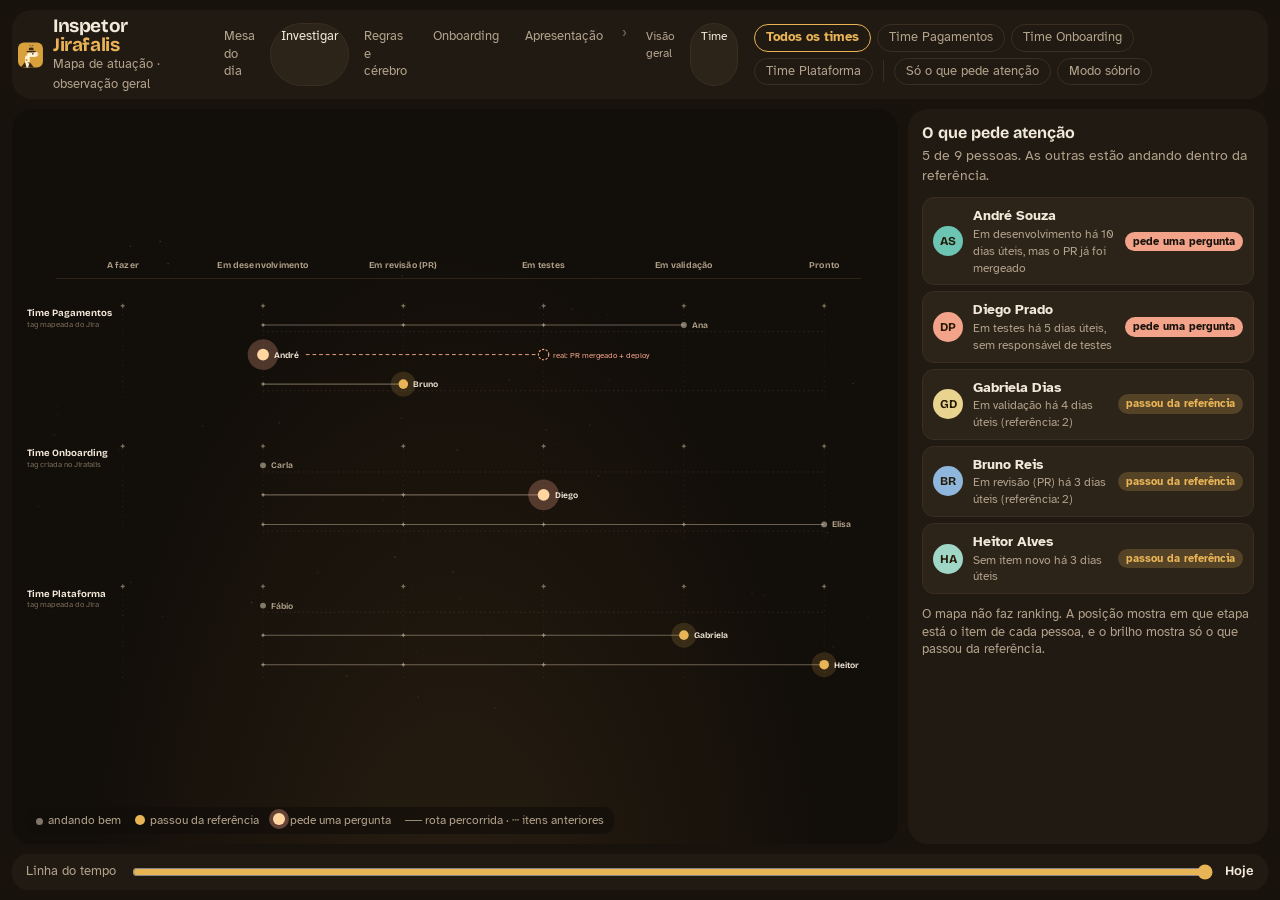
<file: prototipo/constelacao.html>
<!doctype html>
<html lang="pt-BR">
<head>
<meta charset="utf-8">
<meta name="viewport" content="width=device-width, initial-scale=1">
<title>Jirafalis · Mapa de atuação (protótipo constelação)</title>
<!-- Inspetor Jirafalis · protótipo de interface. Dados fictícios. © Sidney de Araújo Silva. -->
<style>
@import url("https://fonts.googleapis.com/css2?family=Atkinson+Hyperlegible:wght@400;700&family=Bricolage+Grotesque:opsz,wght@12..96,200..800&display=swap");
:root {
  --chao: #17120c; --raia: #211a12; --alto: #2c2319; --linha: #3a2e21; --ink: #f3e9da; --mudo: #b2a28b; --apagado: #7a6c5a;
  --ambar: #e8b456; --ambar-escuro: #b07a22; --acacia: #a5d36c; --perigo: #f2a38a; --sobre-cor: #241805;
  --ceu: #120e09; --sombra: 0 18px 48px rgba(0,0,0,.45); color-scheme: dark;
}
* { box-sizing: border-box; }
html, body { height: 100%; margin: 0; }
body { background: var(--chao); color: var(--ink); font: 14px/1.4 "Atkinson Hyperlegible", "Segoe UI", sans-serif; -webkit-font-smoothing: antialiased; }
button { font: inherit; color: inherit; cursor: pointer; }
:focus-visible { outline: 2px solid var(--ambar); outline-offset: 2px; }
.tela { height: 100vh; display: grid; grid-template-rows: auto minmax(0, 1fr) auto; gap: 10px; padding: 10px 12px; }

.topo { display: flex; gap: 16px; align-items: center; padding: 6px 14px 6px 6px; border-radius: 20px; background: var(--raia); }
.marca { display: flex; gap: 10px; align-items: center; }
.marca svg { width: 40px; height: 40px; }
.marca h1 { font: 700 19px/1 "Bricolage Grotesque", sans-serif; margin: 0; letter-spacing: -.02em; }
.marca h1 span { color: var(--ambar); }
.marca small { color: var(--mudo); font-size: 12.5px; }
.filtros { display: flex; gap: 6px; flex-wrap: wrap; margin-left: auto; align-items: center; }
.pilula { font-size: 12.5px; border: 1px solid var(--linha); border-radius: 99px; padding: 4px 11px; color: var(--mudo); background: transparent; }
.pilula[aria-pressed=true] { border-color: var(--ambar); color: var(--ambar); font-weight: 700; }
.sep { width: 1px; height: 22px; background: var(--linha); margin: 0 4px; }

.corpo { display: grid; grid-template-columns: minmax(0, 1fr) 360px; gap: 10px; min-height: 0; }
.ceu { position: relative; background: radial-gradient(ellipse at 50% 120%, #2a1f12 0%, var(--ceu) 60%); border-radius: 20px; overflow: hidden; min-height: 0; }
.ceu svg { width: 100%; height: 100%; display: block; }
.ceu.sobrio .poeira { display: none; }
.legenda { position: absolute; left: 14px; bottom: 10px; display: flex; gap: 14px; font-size: 12px; color: var(--mudo); background: rgba(18,14,9,.7); padding: 5px 10px; border-radius: 10px; }
.legenda i { display: inline-block; border-radius: 50%; vertical-align: -1px; margin-right: 5px; }

/* elementos do céu */
.etapa-nome { font: 650 12px "Bricolage Grotesque", sans-serif; fill: var(--mudo); text-anchor: middle; letter-spacing: .02em; }
.time-nome { font: 700 13px "Bricolage Grotesque", sans-serif; fill: var(--ink); }
.time-sub { font-size: 11px; fill: var(--apagado); }
.rota { stroke: var(--linha); stroke-width: 1.2; fill: none; }
.estrela-fixa { fill: var(--apagado); }
.rastro-velho { stroke: var(--apagado); stroke-opacity: .35; stroke-width: 1; stroke-dasharray: 2 4; fill: none; }
.rastro { stroke: var(--mudo); stroke-opacity: .55; stroke-width: 1.4; fill: none; }
.rastro.sel { stroke: var(--ambar); stroke-opacity: 1; stroke-width: 2.2; }
.pessoa { cursor: pointer; }
.pessoa .nucleo { transition: r .25s; }
.pessoa.saudavel .nucleo { fill: #d9cdb8; fill-opacity: .55; }
.pessoa.atencao .nucleo { fill: var(--ambar); }
.pessoa.critico .nucleo { fill: #ffd6a0; }
.pessoa .halo { fill: none; }
.pessoa.atencao .halo { fill: var(--ambar); fill-opacity: .16; }
.pessoa.critico .halo { fill: var(--perigo); fill-opacity: .28; animation: respira 2.6s ease-in-out infinite; transform-box: fill-box; transform-origin: center; }
@keyframes respira { 50% { transform: scale(1.35); fill-opacity: .12; } }
.pessoa .rotulo { font: 650 11.5px "Bricolage Grotesque", sans-serif; fill: var(--mudo); }
.pessoa.atencao .rotulo, .pessoa.critico .rotulo { fill: var(--ink); }
.pessoa.sel .anel { stroke: var(--ambar); stroke-width: 1.5; fill: none; }
.pessoa:focus { outline: none; } .pessoa:focus-visible .anel { stroke: var(--ink); stroke-width: 2; fill: none; }
.esmaecido { opacity: .18; }

.dica { position: absolute; pointer-events: none; background: var(--ink); color: var(--chao); border-radius: 12px; padding: 8px 11px; font-size: 13px; box-shadow: var(--sombra);
  display: none; gap: 9px; align-items: center; max-width: 280px; z-index: 3; }
.dica.on { display: flex; }
.dica b { font: 700 13px "Bricolage Grotesque"; display: block; }
.rosto { width: 30px; height: 30px; border-radius: 50%; display: grid; place-items: center; font: 700 12px "Bricolage Grotesque"; color: var(--sobre-cor); flex: none; }

/* lateral: lista do que pede atenção ou detalhe da pessoa */
.lado { background: var(--raia); border-radius: 20px; overflow: auto; padding: 14px; display: flex; flex-direction: column; gap: 12px; scrollbar-width: thin; scrollbar-color: var(--linha) transparent; }
.lado h2 { font: 700 16px "Bricolage Grotesque"; margin: 0; }
.lado h3 { font: 650 12px "Bricolage Grotesque"; color: var(--mudo); margin: 0 0 6px; text-transform: uppercase; letter-spacing: .04em; }
.mudo { color: var(--mudo); }
.fila { display: grid; gap: 6px; }
.fila button { display: grid; grid-template-columns: auto minmax(0, 1fr) auto; gap: 10px; align-items: center; text-align: left; border: 1px solid var(--linha); background: var(--alto); border-radius: 12px; padding: 8px 10px; }
.fila button:hover { border-color: var(--apagado); }
.fila small { display: block; color: var(--mudo); font-size: 12px; }
.sinal { font-size: 11px; font-weight: 700; padding: 2px 8px; border-radius: 99px; white-space: nowrap; }
.sinal.critico { background: var(--perigo); color: var(--chao); }
.sinal.atencao { background: rgba(232,180,86,.22); color: var(--ambar); }
.sinal.saudavel { background: rgba(165,211,108,.14); color: var(--acacia); }
.cab { display: grid; grid-template-columns: auto minmax(0, 1fr) auto; gap: 10px; align-items: center; }
.cab .rosto { width: 40px; height: 40px; font-size: 14px; }
.tag { display: inline-block; font-size: 11.5px; border: 1px solid var(--linha); border-radius: 99px; padding: 0 8px; color: var(--mudo); }
.trilha { display: flex; flex-wrap: wrap; gap: 4px; align-items: center; font-size: 13px; background: var(--alto); border-radius: 12px; padding: 8px 10px; }
.trilha .niv { font-size: 10.5px; color: var(--apagado); text-transform: uppercase; display: block; }
.trilha .seta { color: var(--apagado); }
.trilha .aqui { color: var(--ambar); font-weight: 700; }
.barras { display: grid; gap: 5px; }
.barra { display: grid; grid-template-columns: 118px minmax(0, 1fr) 48px; gap: 8px; align-items: center; font-size: 12.5px; }
.barra .trilho { height: 8px; border-radius: 4px; background: var(--linha); position: relative; }
.barra .trilho i { position: absolute; left: 0; top: 0; bottom: 0; border-radius: 4px; background: var(--mudo); }
.barra .trilho i.passou { background: var(--ambar); }
.barra .trilho i.muito { background: var(--perigo); }
.barra .trilho u { position: absolute; top: -3px; bottom: -3px; width: 2px; background: var(--ink); opacity: .6; }
.barra span:last-child { text-align: right; font-variant-numeric: tabular-nums; color: var(--mudo); }
.fio { list-style: none; margin: 0; padding: 0 0 0 4px; display: grid; gap: 0; }
.fio li { position: relative; padding: 0 0 10px 20px; font-size: 13px; }
.fio li::before { content: ""; position: absolute; left: 4px; top: 5px; width: 8px; height: 8px; border-radius: 50%; background: var(--apagado); }
.fio li::after { content: ""; position: absolute; left: 7.5px; top: 15px; bottom: 0; width: 1px; background: var(--linha); }
.fio li:last-child::after { display: none; }
.fio li.forte::before { background: var(--perigo); }
.fio li.ok::before { background: var(--acacia); }
.leitura { background: var(--alto); border-left: 3px solid var(--ambar); border-radius: 10px; padding: 9px 11px; font-size: 13px; }
.leitura.processo { border-left-color: var(--perigo); }
textarea { width: 100%; min-height: 78px; resize: vertical; font: inherit; font-size: 13.5px; color: var(--ink); background: var(--chao); border: 1px solid var(--linha); border-radius: 10px; padding: 8px 10px; }
.botoes { display: flex; flex-wrap: wrap; gap: 6px; }
.btn { display: inline-flex; align-items: center; gap: 6px; border: 1px solid var(--linha); background: var(--alto); border-radius: 11px; padding: 6px 11px; font-size: 13px; }
.btn:hover { border-color: var(--apagado); }
.btn.forte { background: var(--ambar); border-color: var(--ambar); color: var(--sobre-cor); font-weight: 700; }
.voltar { border: 0; background: none; color: var(--mudo); padding: 0; font-size: 12.5px; text-align: left; }

.rodape { display: grid; grid-template-columns: auto minmax(0, 1fr) auto; gap: 14px; align-items: center; background: var(--raia); border-radius: 16px; padding: 8px 14px; font-size: 12.5px; color: var(--mudo); }
.rodape input[type=range] { width: 100%; accent-color: var(--ambar); }
.rodape b { font: 650 13px "Bricolage Grotesque"; color: var(--ink); }
#toast { position: fixed; right: 16px; bottom: 70px; background: var(--ink); color: var(--chao); padding: 10px 14px; border-radius: 12px; font-size: 13px; box-shadow: var(--sombra); display: none; max-width: 380px; }
@media (prefers-reduced-motion: reduce) { * { animation: none !important; transition: none !important; } }
@media (max-width: 1000px) { .corpo { grid-template-columns: 1fr; } .tela { height: auto; } .ceu { height: 70vh; } }
.telas { display: flex; gap: 4px; margin-left: 14px; } .telas a { font-size: 12.5px; color: var(--mudo); padding: 4px 10px; border-radius: 99px; border: 1px solid transparent; text-decoration: none; } .telas a:hover { border-color: var(--linha); } .telas a[aria-current] { color: var(--ink); border-color: var(--linha); background: var(--alto); }
</style>
</head>
<body>
<div class="tela">
  <header class="topo">
    <div class="marca">
      <svg aria-hidden="true" viewBox="0 0 64 64"><rect width="64" height="64" rx="15" fill="#d9a13b"/><path d="M18 64V41q0-8 8-9h4v32z" fill="#fff1d2"/><circle cx="22" cy="45" r="2.3" fill="#b06f1c"/><circle cx="26.5" cy="52" r="1.9" fill="#b06f1c"/><path d="M7 64l11-14 4 14z" fill="#3a2812"/><path d="M41 64L30 50l-4 14z" fill="#3a2812"/><path d="M23 34c0-7 5-11 12-11h7c6 0 10 3 10 7s-4 7-10 7H30c-4 0-7-1-7-3z" fill="#fff1d2"/><circle cx="49" cy="29.5" r="1" fill="#3a2812"/><circle cx="38" cy="29" r="2.1" fill="#3a2812"/><path d="M31 13.5V9M37 13.5V9" stroke="#fff1d2" stroke-width="2" stroke-linecap="round"/><circle cx="31" cy="8.5" r="1.8" fill="#3a2812"/><circle cx="37" cy="8.5" r="1.8" fill="#3a2812"/><path d="M28 23v-7q0-3 3-3h6q3 0 3 3v7z" fill="#3a2812"/><rect x="28" y="19.2" width="12" height="2.4" fill="#d9a13b"/><ellipse cx="34" cy="23.2" rx="12.5" ry="2.3" fill="#3a2812"/></svg>
      <div><h1>Inspetor <span>Jirafalis</span></h1><small>Mapa de atuação · observação geral</small></div>
    </div>
    <nav class="telas" aria-label="Telas do protótipo"><a href="mesa.html">Mesa do dia</a><a href="escala.html" aria-current="page">Investigar</a><a href="regras.html">Regras e cérebro</a><a href="onboarding.html">Onboarding</a><a href="../index.html">Apresentação</a><span style="color:var(--apagado);margin:0 4px">›</span><a href="escala.html" style="font-size:12px">Visão geral</a><a href="constelacao.html" aria-current="page" style="font-size:12px">Time</a></nav>
    <div class="filtros" id="filtros" aria-label="Filtros"></div>
  </header>

  <main class="corpo">
    <section class="ceu" id="ceu" aria-label="Mapa de atuação dos times">
      <svg id="mapa" viewBox="0 0 1200 640" preserveAspectRatio="xMidYMid meet" role="img" aria-labelledby="mapa-titulo">
        <title id="mapa-titulo">Rotas dos times pelas etapas do processo. Pontos mais brilhantes pedem atenção.</title>
      </svg>
      <div class="dica" id="dica" role="tooltip"></div>
      <div class="legenda" aria-hidden="true">
        <span><i style="width:7px;height:7px;background:#d9cdb8;opacity:.55"></i>andando bem</span>
        <span><i style="width:10px;height:10px;background:var(--ambar)"></i>passou da referência</span>
        <span><i style="width:12px;height:12px;background:#ffd6a0;box-shadow:0 0 0 4px rgba(242,163,138,.35)"></i>pede uma pergunta</span>
        <span>── rota percorrida · ┄ itens anteriores</span>
      </div>
    </section>
    <aside class="lado" id="lado" aria-live="polite"></aside>
  </main>

  <footer class="rodape">
    <span>Linha do tempo</span>
    <input type="range" id="tempo" min="0" max="10" step="1" value="10" aria-label="Dia útil exibido">
    <span id="tempo-txt"><b>Hoje</b></span>
  </footer>
</div>
<div id="toast" role="status"></div>

<script>
// ---------- Atmosfera do processo (viria do onboarding, D1). Nomes genéricos. ----------
const ETAPAS = ["A fazer", "Em desenvolvimento", "Em revisão (PR)", "Em testes", "Em validação", "Pronto"];
const REFERENCIA = [3, 4, 2, 2, 2, 0];   // dias úteis esperados em cada etapa
const TIMES = [
  { id: "pag", nome: "Time Pagamentos", origem: "tag mapeada do Jira" },
  { id: "onb", nome: "Time Onboarding", origem: "tag criada no Jirafalis" },
  { id: "pla", nome: "Time Plataforma", origem: "tag mapeada do Jira" },
];
const CORES = ["#e8b456", "#6cc4b2", "#8fb6dc", "#a5d36c", "#f2a38a", "#d9a13b", "#c9b6e8", "#e8d48f", "#9fd6c6"];

// ---------- Dados fictícios: dia 0 = há 10 dias úteis, dia 10 = hoje ----------
const PESSOAS = [
  { nome: "Ana Lima", time: "pag", anteriores: [[0, 1], [2, 2], [3, 5]],
    item: { epico: "Cobrança recorrente", historia: "Retentar cartão recusado", task: "#412 Fila de retentativa" },
    eventos: [[3, 1], [5, 2], [7, 3], [9, 4]], evid: [[5, "PR #71 aberto"], [7, "PR #71 mergeado"], [9, "Deploy em homologação"]] },
  { nome: "André Souza", time: "pag", anteriores: [],
    item: { epico: "Cobrança recorrente", historia: "Estorno pelo painel", task: "#398 Criação de endpoint de estorno" },
    eventos: [[0, 1]], evid: [[3, "PR #77 aberto"], [6, "PR #77 mergeado (aprovado por Ana)"], [7, "Deploy em homologação"]],
    divergeDesde: 6 },
  { nome: "Bruno Reis", time: "pag", anteriores: [[0, 1], [3, 5]],
    item: { epico: "Cobrança recorrente", historia: "Recibo por e-mail", task: "#405 Template do recibo" },
    eventos: [[4, 1], [7, 2]], evid: [[7, "PR #80 aberto, aguardando revisão"]] },
  { nome: "Carla Mendes", time: "onb", anteriores: [[0, 1], [2, 2], [4, 3], [6, 5]],
    item: { epico: "Cadastro em 3 passos", historia: "Validar documento", task: "#233 Leitura do CPF" },
    eventos: [[8, 1]], evid: [[9, "3 commits na branch feature/233"]] },
  { nome: "Diego Prado", time: "onb", anteriores: [],
    item: { epico: "Cadastro em 3 passos", historia: "Selfie com documento", task: "#240 Captura da selfie" },
    eventos: [[0, 1], [3, 2], [5, 3]], evid: [[3, "PR #44 aberto"], [5, "PR #44 mergeado"], [5, "Item em testes sem responsável de QA"]],
    filaSemDono: true },
  { nome: "Elisa Rocha", time: "onb", anteriores: [[0, 1], [3, 5]],
    item: { epico: "Cadastro em 3 passos", historia: "Boas-vindas", task: "#251 E-mail de boas-vindas" },
    eventos: [[4, 1], [6, 2], [7, 3], [8, 4], [9, 5]], evid: [[9, "Publicado em produção"]] },
  { nome: "Fábio Nunes", time: "pla", anteriores: [[0, 1], [4, 2], [5, 3], [7, 5]],
    item: { epico: "Observabilidade", historia: "Alertas de latência", task: "#88 Painel de latência" },
    eventos: [[9, 1]], evid: [[10, "1 commit na branch feature/88"]] },
  { nome: "Gabriela Dias", time: "pla", anteriores: [],
    item: { epico: "Observabilidade", historia: "Logs estruturados", task: "#91 Padrão de log" },
    eventos: [[0, 1], [3, 2], [4, 3], [6, 4]], evid: [[4, "PR #12 mergeado"], [6, "Pedido de validação ao time de produto"]] },
  { nome: "Heitor Alves", time: "pla", anteriores: [],
    item: { epico: "Observabilidade", historia: "Métricas de fila", task: "#85 Contador de mensagens" },
    eventos: [[0, 1], [3, 2], [5, 3], [7, 5]], evid: [[7, "Publicado em produção"]], semItemDepois: true },
];
PESSOAS.forEach((p, i) => { p.id = "p" + i; p.cor = CORES[i % CORES.length]; p.iniciais = p.nome.split(" ").map(s => s[0]).join("").slice(0, 2); });

// ---------- Estado ----------
let hoje = 10, selecionado = null, filtroTime = "todos", soAtencao = false, sobrio = false;
const $ = s => document.querySelector(s);
const NS = "http://www.w3.org/2000/svg";
const el = (tag, attrs = {}, pai) => { const e = document.createElementNS(NS, tag); for (const k in attrs) e.setAttribute(k, attrs[k]); if (pai) pai.appendChild(e); return e; };
const dias = n => n === 1 ? "1 dia útil" : n + " dias úteis";

// Onde a pessoa está no dia t, quanto tempo e qual o sinal
function situacao(p, t) {
  const ev = p.eventos.filter(e => e[0] <= t);
  if (!ev.length) return null;
  const [entrou, etapa] = ev[ev.length - 1];
  const nDias = t - entrou;
  const evid = p.evid.filter(e => e[0] <= t);
  let sinal = "saudavel", porque = `${ETAPAS[etapa]} · ${dias(nDias)}`, leitura = null, pergunta = null, tipo = null;
  const ref = REFERENCIA[etapa];
  if (etapa === 5 && p.semItemDepois && nDias >= 2) {
    sinal = "atencao"; porque = `Sem item novo há ${dias(nDias)}`; tipo = "pessoa";
    leitura = "Pode ser trabalho fora do quadro (suporte, estudo, reunião) ou falta de item pronto para puxar.";
    pergunta = `${p.nome.split(" ")[0]}, vi que você terminou o ${p.item.task.split(" ")[0]} e está sem item novo há ${dias(nDias)}. Está em algo que não aparece no quadro?`;
  } else if (p.divergeDesde !== undefined && t >= p.divergeDesde && etapa < 2) {
    sinal = "critico"; tipo = "processo";
    porque = `${ETAPAS[etapa]} há ${dias(nDias)}, mas o PR já foi mergeado`;
    leitura = "Provável falha do processo, não da pessoa: o trabalho andou (PR mergeado e deploy), o card não. O card deveria estar em Em testes.";
    pergunta = `${p.nome.split(" ")[0]}, vi aqui que você está há ${dias(nDias)} em "${p.item.task.replace(/^#\d+ /, "")}". Isso está correto? Vi também que o PR #77 já foi mergeado.`;
  } else if (p.filaSemDono && etapa === 3 && nDias > ref) {
    sinal = nDias >= ref * 2.5 ? "critico" : "atencao"; tipo = "processo";
    porque = `${ETAPAS[etapa]} há ${dias(nDias)}, sem responsável de testes`;
    leitura = "Provável fila sem dono: o desenvolvimento terminou e ninguém pegou o teste.";
    pergunta = `${p.nome.split(" ")[0]}, o ${p.item.task.split(" ")[0]} está em testes há ${dias(nDias)}. Alguém está testando ou ele ficou na fila?`;
  } else if (ref > 0 && nDias >= ref * 1.25) {
    sinal = nDias >= ref * 2.5 ? "critico" : "atencao"; tipo = "pessoa";
    porque = `${ETAPAS[etapa]} há ${dias(nDias)} (referência: ${ref})`;
    leitura = "Passou da referência da etapa. Pode ser um item maior que o normal, um bloqueio ou espera por outra pessoa.";
    pergunta = `${p.nome.split(" ")[0]}, o ${p.item.task.split(" ")[0]} está na etapa \"${ETAPAS[etapa]}\" há ${dias(nDias)}. Tem algo travando ou alguém que precisa ajudar?`;
  }
  // tempo gasto em cada etapa até t
  const tempos = ev.map((e, i) => ({ etapa: e[1], dias: (i + 1 < ev.length ? ev[i + 1][0] : t) - e[0] }));
  return { etapa, nDias, sinal, porque, leitura, pergunta, tipo, evid, tempos, eventos: ev };
}

// ---------- Desenho ----------
const X = i => 150 + i * 190, BANDA = 190, Y0 = 85;
const yTime = ti => Y0 + ti * BANDA + 70;

function desenhar() {
  const svg = $("#mapa");
  [...svg.querySelectorAll("g")].forEach(g => g.remove());
  // poeira de estrelas (decorativa, sem significado; some no modo sóbrio)
  const poeira = el("g", { class: "poeira", "aria-hidden": "true" }, svg);
  let s = 7; const rnd = () => (s = (s * 9301 + 49297) % 233280) / 233280;
  for (let i = 0; i < 140; i++) el("circle", { cx: rnd() * 1200, cy: rnd() * 640, r: rnd() * .9 + .2, fill: "#f3e9da", "fill-opacity": (rnd() * .18 + .04).toFixed(2) }, poeira);

  const g = el("g", {}, svg);
  ETAPAS.forEach((n, i) => { const t = el("text", { x: X(i), y: 38, class: "etapa-nome" }, g); t.textContent = n; });
  el("line", { x1: 60, x2: 1150, y1: 52, y2: 52, stroke: "#3a2e21" }, g);

  TIMES.forEach((tm, ti) => {
    const gt = el("g", { "data-time": tm.id }, g);
    if (filtroTime !== "todos" && filtroTime !== tm.id) gt.classList.add("esmaecido");
    const cy = yTime(ti);
    const nome = el("text", { x: 20, y: cy - 52, class: "time-nome" }, gt); nome.textContent = tm.nome;
    const sub = el("text", { x: 20, y: cy - 38, class: "time-sub" }, gt); sub.textContent = tm.origem;
    // as etapas do processo declarado são as estrelas fixas do céu de cada time
    ETAPAS.forEach((_, i) => {
      el("line", { x1: X(i), x2: X(i), y1: cy - 62, y2: cy + 62, class: "rota", "stroke-dasharray": "1 6" }, gt);
      el("path", { d: estrela(X(i), cy - 66, 3.5), class: "estrela-fixa" }, gt);
    });

    const doTime = PESSOAS.filter(p => p.time === tm.id).map(p => ({ p, sit: situacao(p, hoje) })).filter(o => o.sit);
    // cada pessoa tem a sua rota (faixa) dentro do céu do time; a posição na horizontal é a etapa
    doTime.forEach((o, k) => { o.y = cy - 40 + k * 40; o.x = X(o.sit.etapa); });

    // rastros: itens anteriores (pontilhado, logo abaixo) e o item atual (linha que liga as estrelas visitadas)
    doTime.forEach(({ p, sit, x, y }) => {
      const velhos = p.anteriores.filter(a => a[0] <= hoje);
      if (velhos.length > 1) el("path", { d: velhos.map((a, i) => `${i ? "L" : "M"}${X(a[1])},${y + 9}`).join(" "), class: "rastro-velho" }, gt);
      const pts = sit.eventos.map(e => [X(e[1]), y]);
      if (pts.length > 1) el("path", { d: pts.map((q, i) => `${i ? "L" : "M"}${q[0]},${q[1]}`).join(" "), class: "rastro" + (selecionado === p.id ? " sel" : "") }, gt);
      pts.slice(0, -1).forEach(q => el("path", { d: estrela(q[0], q[1], 3.2), fill: selecionado === p.id ? "var(--ambar)" : "var(--mudo)", "fill-opacity": .8 }, gt));
      // declarado × real: o fio liga onde o card diz que está a onde o git diz que o trabalho está
      if (p.divergeDesde !== undefined && sit.tipo === "processo") {
        const xr = X(3);
        el("path", { d: `M${x + 58},${y} L${xr - 9},${y}`, stroke: "var(--perigo)", "stroke-width": 1.3, "stroke-dasharray": "5 4", fill: "none" }, gt);
        el("circle", { cx: xr, cy: y, r: 7, fill: "none", stroke: "var(--perigo)", "stroke-width": 1.5, "stroke-dasharray": "3 2" }, gt);
        const t = el("text", { x: xr + 13, y: y + 4, class: "time-sub", fill: "var(--perigo)" }, gt); t.textContent = "real: PR mergeado + deploy";
        t.style.fill = "var(--perigo)";
      }
    });

    // pessoas: brilho e tamanho só para o que pede atenção
    doTime.forEach(({ p, sit, x, y }) => {
      const r = { saudavel: 4, atencao: 6.5, critico: 8 }[sit.sinal];
      const gp = el("g", { class: `pessoa ${sit.sinal}${selecionado === p.id ? " sel" : ""}`, tabindex: 0, role: "button", "data-id": p.id,
        "aria-label": `${p.nome}, ${tm.nome}: ${sit.porque}` }, gt);
      if (soAtencao && sit.sinal === "saudavel") gp.classList.add("esmaecido");
      el("circle", { cx: x, cy: y, r: r * 2.6, class: "halo" }, gp);
      el("circle", { cx: x, cy: y, r, class: "nucleo" }, gp);
      el("circle", { cx: x, cy: y, r: r + 5, class: "anel", fill: "none" }, gp);
      el("circle", { cx: x, cy: y, r: 18, fill: "transparent" }, gp); // área de toque
      const t = el("text", { x: x + r + 7, y: y + 4, class: "rotulo" }, gp); t.textContent = p.nome.split(" ")[0];
      gp.addEventListener("mouseenter", ev => dica(p, sit, ev));
      gp.addEventListener("mousemove", ev => moverDica(ev));
      gp.addEventListener("mouseleave", () => $("#dica").classList.remove("on"));
      gp.addEventListener("click", () => selecionar(p.id));
      gp.addEventListener("keydown", ev => { if (ev.key === "Enter" || ev.key === " ") { ev.preventDefault(); selecionar(p.id); } });
    });
  });
  $("#ceu").classList.toggle("sobrio", sobrio);
}
function estrela(x, y, r) { const k = r * .32; return `M${x},${y - r} L${x + k},${y - k} L${x + r},${y} L${x + k},${y + k} L${x},${y + r} L${x - k},${y + k} L${x - r},${y} L${x - k},${y - k} Z`; }

function rosto(p, cls = "rosto") { return `<span class="${cls}" style="background:${p.cor}" aria-hidden="true">${p.iniciais}</span>`; }
function dica(p, sit, ev) {
  const d = $("#dica");
  d.innerHTML = `${rosto(p)}<div><b>${p.nome}</b>${sit.porque}</div>`;
  d.classList.add("on"); moverDica(ev);
}
function moverDica(ev) {
  const caixa = $("#ceu").getBoundingClientRect(), d = $("#dica");
  let x = ev.clientX - caixa.left + 14, y = ev.clientY - caixa.top + 14;
  if (x + 290 > caixa.width) x -= 310;
  d.style.left = x + "px"; d.style.top = y + "px";
}

// ---------- Lateral ----------
const NOME_SINAL = { critico: "pede uma pergunta", atencao: "passou da referência", saudavel: "andando bem" };
function lateral() {
  const lado = $("#lado");
  if (!selecionado) {
    const lista = PESSOAS.map(p => ({ p, sit: situacao(p, hoje) })).filter(o => o.sit && o.sit.sinal !== "saudavel")
      .filter(o => filtroTime === "todos" || o.p.time === filtroTime)
      .sort((a, b) => (b.sit.sinal === "critico") - (a.sit.sinal === "critico") || b.sit.nDias - a.sit.nDias);
    const total = PESSOAS.filter(p => situacao(p, hoje) && (filtroTime === "todos" || p.time === filtroTime)).length;
    lado.innerHTML = `<div><h2>O que pede atenção</h2><p class="mudo" style="margin:4px 0 0">${lista.length} de ${total} pessoas. As outras estão andando dentro da referência.</p></div>
      <div class="fila">${lista.map(({ p, sit }) => `<button data-id="${p.id}">${rosto(p)}<span><b>${p.nome}</b><small>${sit.porque}</small></span><span class="sinal ${sit.sinal}">${NOME_SINAL[sit.sinal]}</span></button>`).join("") || '<p class="mudo">Nada fora da referência neste dia.</p>'}</div>
      <p class="mudo" style="font-size:12.5px;margin:0">O mapa não faz ranking. A posição mostra em que etapa está o item de cada pessoa, e o brilho mostra só o que passou da referência.</p>`;
    lado.querySelectorAll("button[data-id]").forEach(b => b.onclick = () => selecionar(b.dataset.id));
    return;
  }
  const p = PESSOAS.find(x => x.id === selecionado), sit = situacao(p, hoje), tm = TIMES.find(t => t.id === p.time);
  const maxD = Math.max(...sit.tempos.map(t => Math.max(t.dias, REFERENCIA[t.etapa])), 1);
  lado.innerHTML = `<button class="voltar" id="voltar">← Voltar ao que pede atenção</button>
    <div class="cab">${rosto(p)}<div><h2>${p.nome}</h2><span class="tag">${tm.nome}</span></div><span class="sinal ${sit.sinal}">${NOME_SINAL[sit.sinal]}</span></div>
    <div><h3>Onde está</h3><div class="trilha">
      <span><span class="niv">Épico</span>${p.item.epico}</span><span class="seta">›</span>
      <span><span class="niv">História</span>${p.item.historia}</span><span class="seta">›</span>
      <span class="aqui"><span class="niv">Task</span>${p.item.task}</span></div>
      <p style="margin:6px 0 0">${sit.porque}</p></div>
    <div><h3>Tempo em cada etapa</h3><div class="barras">${sit.tempos.map(t => {
      const ref = REFERENCIA[t.etapa], cls = ref && t.dias >= ref * 2.5 ? "muito" : ref && t.dias >= ref * 1.25 ? "passou" : "";
      return `<div class="barra"><span>${ETAPAS[t.etapa]}</span><span class="trilho"><i class="${cls}" style="width:${t.dias / maxD * 100}%"></i>${ref ? `<u style="left:${ref / maxD * 100}%" title="referência"></u>` : ""}</span><span>${t.dias} d</span></div>`; }).join("")}</div>
      <p class="mudo" style="font-size:12px;margin:4px 0 0">O traço vertical é a referência da etapa, configurada pelo cliente.</p></div>
    <div><h3>O fio da investigação</h3><ul class="fio">
      ${sit.eventos.map(e => `<li>Dia ${e[0]}: card foi para <b>${ETAPAS[e[1]]}</b></li>`).join("")}
      ${sit.evid.map(e => `<li class="${/mergeado|Publicado|Deploy/.test(e[1]) ? (sit.tipo === "processo" ? "forte" : "ok") : ""}">Dia ${e[0]}: ${e[1]}</li>`).join("")}
      <li>Hoje: card em <b>${ETAPAS[sit.etapa]}</b></li></ul></div>
    ${sit.leitura ? `<div class="leitura ${sit.tipo === "processo" ? "processo" : ""}"><b>${sit.tipo === "processo" ? "Leitura do Jirafalis: o processo" : "Leitura do Jirafalis"}</b><br>${sit.leitura}</div>
    <div><h3>Pergunta sugerida para o gestor</h3><textarea id="pergunta">${sit.pergunta}</textarea>
      <div class="botoes" style="margin-top:6px"><button class="btn forte" data-acao="enviar">Enviar no Teams/Slack</button><button class="btn" data-acao="copiar">Copiar</button></div></div>
    <div><h3>Registrar a resposta</h3><div class="botoes">
      <button class="btn" data-acao="processo">O processo falhou</button><button class="btn" data-acao="correto">Está correto</button><button class="btn" data-acao="ajuda">Precisa de ajuda</button></div></div>`
    : `<div class="leitura" style="border-left-color:var(--acacia)">Andando dentro da referência. Nenhuma pergunta necessária.</div>`}`;
  $("#voltar").onclick = () => selecionar(null);
  lado.querySelectorAll("[data-acao]").forEach(b => b.onclick = () => acao(b.dataset.acao, p));
}
function acao(a, p) {
  const msg = {
    enviar: "Protótipo: no nível júnior a mensagem vai como rascunho e espera o Liberar do gestor.",
    copiar: "Pergunta copiada.",
    processo: `Resposta registrada: o processo falhou. Vira regra candidata (D1): "PR mergeado com card em desenvolvimento → mover para Em testes", que nasce no nível júnior.`,
    correto: "Resposta registrada: a situação está correta. A referência dessa etapa pode ser ajustada para itens desse tamanho.",
    ajuda: `Resposta registrada: ${p.nome.split(" ")[0]} precisa de ajuda. O sinal continua aceso até o item andar.`,
  }[a];
  if (a === "copiar") navigator.clipboard?.writeText($("#pergunta").value);
  const t = $("#toast"); t.textContent = msg; t.style.display = "block"; clearTimeout(t._h); t._h = setTimeout(() => t.style.display = "none", 5200);
}
function selecionar(id) { selecionado = id; $("#dica").classList.remove("on"); desenhar(); lateral(); }

// ---------- Filtros e linha do tempo ----------
function filtros() {
  const f = $("#filtros");
  f.innerHTML = [["todos", "Todos os times"], ...TIMES.map(t => [t.id, t.nome])].map(([id, n]) => `<button class="pilula" data-time="${id}" aria-pressed="${filtroTime === id}">${n}</button>`).join("")
    + `<span class="sep"></span><button class="pilula" id="so-atencao" aria-pressed="${soAtencao}">Só o que pede atenção</button><button class="pilula" id="sobrio" aria-pressed="${sobrio}">Modo sóbrio</button>`;
  f.querySelectorAll("[data-time]").forEach(b => b.onclick = () => { filtroTime = b.dataset.time; tudo(); });
  $("#so-atencao").onclick = () => { soAtencao = !soAtencao; tudo(); };
  $("#sobrio").onclick = () => { sobrio = !sobrio; tudo(); };
}
$("#tempo").addEventListener("input", e => {
  hoje = +e.target.value;
  $("#tempo-txt").innerHTML = hoje === 10 ? "<b>Hoje</b>" : `<b>há ${dias(10 - hoje)}</b>`;
  if (selecionado && !situacao(PESSOAS.find(p => p.id === selecionado), hoje)) selecionado = null;
  desenhar(); lateral();
});
document.addEventListener("keydown", e => { if (e.key === "Escape" && selecionado) selecionar(null); });
function tudo() { filtros(); desenhar(); lateral(); }
const ancora = location.hash.slice(1); if (PESSOAS.some(p => p.id === ancora)) selecionado = ancora; // ex.: #p1 abre o André
tudo();
</script>
</body>
</html>
</file>
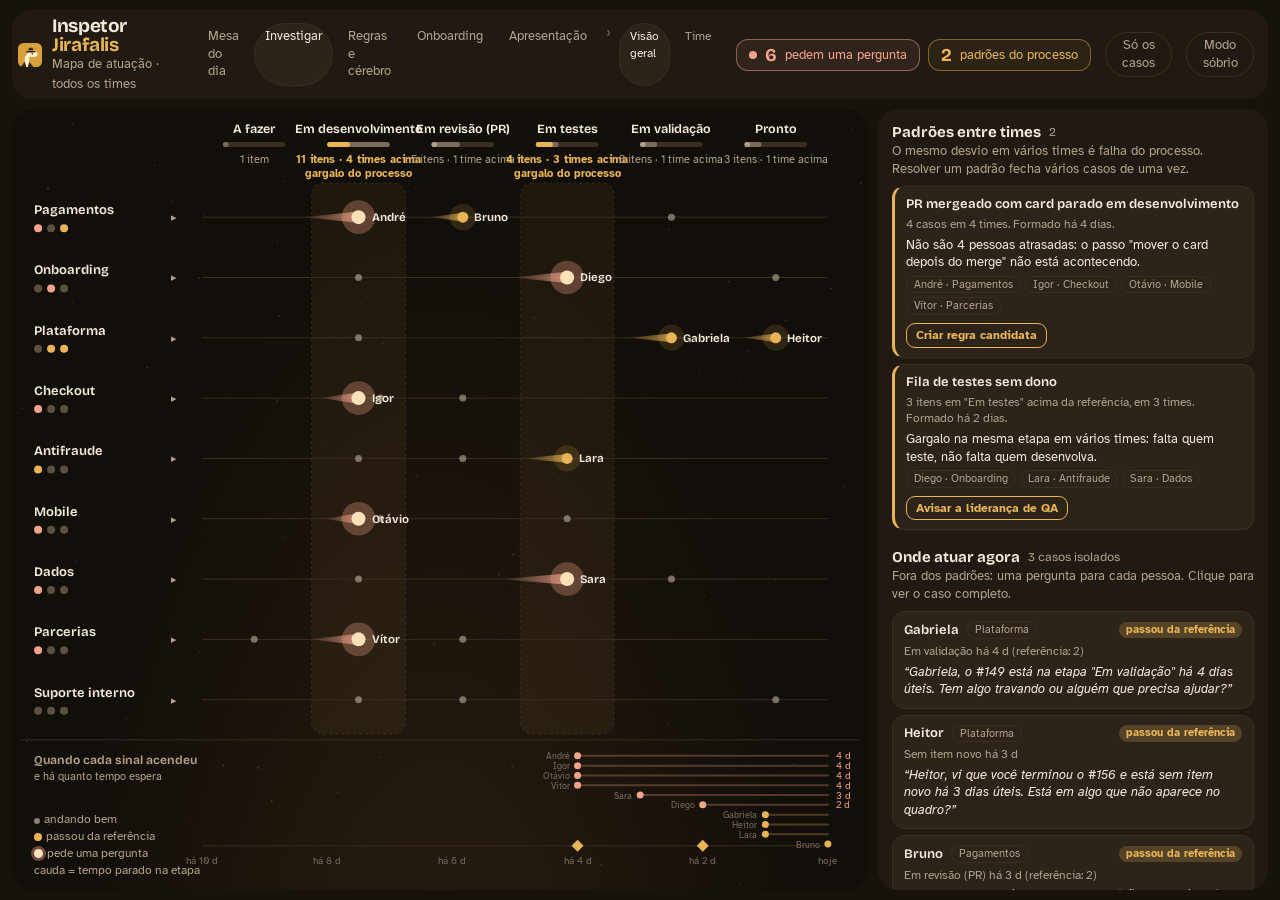
<file: prototipo/escala.html>
<!doctype html>
<html lang="pt-BR">
<head>
<meta charset="utf-8">
<meta name="viewport" content="width=device-width, initial-scale=1">
<title>Jirafalis · Mapa de atuação em escala (protótipo C)</title>
<!-- Inspetor Jirafalis · protótipo de interface. Dados fictícios. © Sidney de Araújo Silva. -->
<style>
@import url("https://fonts.googleapis.com/css2?family=Atkinson+Hyperlegible:wght@400;700&family=Bricolage+Grotesque:opsz,wght@12..96,200..800&display=swap");
:root { --chao: #17120c; --raia: #211a12; --alto: #2c2319; --linha: #3a2e21; --ink: #f3e9da; --mudo: #b2a28b; --apagado: #7a6c5a;
  --ambar: #e8b456; --acacia: #a5d36c; --perigo: #f2a38a; --fio: #e06c4f; --sobre-cor: #241805; --ceu: #120e09; --sombra: 0 18px 48px rgba(0,0,0,.45); color-scheme: dark; }
* { box-sizing: border-box; }
html, body { height: 100%; margin: 0; }
body { background: var(--chao); color: var(--ink); font: 14px/1.4 "Atkinson Hyperlegible", "Segoe UI", sans-serif; -webkit-font-smoothing: antialiased; }
button { font: inherit; color: inherit; cursor: pointer; }
:focus-visible { outline: 2px solid var(--ambar); outline-offset: 2px; }
.tela { height: 100vh; display: grid; grid-template-rows: auto minmax(0, 1fr); gap: 10px; padding: 10px 12px; }
.topo { display: flex; gap: 14px; align-items: center; padding: 6px 14px 6px 6px; border-radius: 20px; background: var(--raia); min-height: 58px; }
.marca { display: flex; gap: 10px; align-items: center; }
.marca svg { width: 40px; height: 40px; }
.marca h1 { font: 700 19px/1 "Bricolage Grotesque", sans-serif; margin: 0; letter-spacing: -.02em; } .marca h1 span { color: var(--ambar); }
.marca small { color: var(--mudo); font-size: 12.5px; }
/* Alarmes do topo: só existem quando há algo crítico ou um padrão */
.alarmes { display: flex; gap: 8px; margin-left: auto; align-items: center; }
.alarme { white-space: nowrap; display: inline-flex; align-items: center; gap: 8px; border-radius: 12px; padding: 6px 12px; border: 1px solid; background: transparent; font-size: 13px; }
.alarme b { font: 700 18px/1 "Bricolage Grotesque"; }
.alarme.al-crit { color: var(--perigo); border-color: rgba(242,163,138,.5); background: rgba(242,163,138,.08); }
.alarme.al-pad { color: var(--ambar); border-color: rgba(232,180,86,.45); background: rgba(232,180,86,.06); }
.alarme .pulso { width: 8px; height: 8px; border-radius: 50%; background: currentColor; animation: pulsa 1.8s ease-in-out infinite; }
@keyframes pulsa { 50% { opacity: .3; } }
.calmo { margin-left: auto; color: var(--acacia); font-size: 13px; display: inline-flex; gap: 6px; align-items: center; }
.pilula { font-size: 12.5px; border: 1px solid var(--linha); border-radius: 99px; padding: 4px 11px; color: var(--mudo); background: transparent; }
.pilula[aria-pressed=true] { border-color: var(--ambar); color: var(--ambar); font-weight: 700; }

.corpo { display: grid; grid-template-columns: minmax(0, 1fr) 390px; gap: 10px; min-height: 0; }
.ceu { position: relative; background: radial-gradient(ellipse at 50% 130%, #2a1f12 0%, var(--ceu) 62%); border-radius: 20px; overflow: hidden; min-height: 0; }
.ceu svg { position: absolute; inset: 0; width: 100%; height: 100%; display: block; }
.etapa-nome { font: 650 12.5px "Bricolage Grotesque", sans-serif; fill: var(--ink); text-anchor: middle; }
.etapa-sub { font-size: 11px; fill: var(--mudo); text-anchor: middle; }
.etapa-sub.forte { fill: var(--ambar); font-weight: 700; }
.time-nome { font: 650 13px "Bricolage Grotesque", sans-serif; fill: var(--ink); }
.linha-time .fundo { fill: transparent; } .linha-time:hover .fundo { fill: rgba(243,233,218,.03); }
.linha-time.aberta .fundo { fill: rgba(232,180,86,.045); }
.time-alvo { cursor: pointer; } .time-alvo:hover .time-nome { fill: var(--ambar); }
.guia { stroke: var(--linha); stroke-width: 1; }
.gargalo { fill: rgba(232,180,86,.06); stroke: rgba(232,180,86,.18); stroke-dasharray: 2 4; }
.poeira circle { fill: #f3e9da; }
.ceu.sobrio .poeira { display: none; }
.pessoa { cursor: pointer; }
.ponto.saudavel { fill: #d9cdb8; fill-opacity: .5; }
.ponto.atencao { fill: var(--ambar); }
.ponto.critico { fill: #ffe1b8; }
.halo.critico { fill: var(--perigo); fill-opacity: .3; animation: respira 2.6s ease-in-out infinite; transform-box: fill-box; transform-origin: center; }
.halo.atencao { fill: var(--ambar); fill-opacity: .14; }
@keyframes respira { 50% { transform: scale(1.35); fill-opacity: .1; } }
.anel-sel { fill: none; stroke: var(--ink); stroke-width: 1.5; }
.rotulo { font: 650 11.5px "Bricolage Grotesque", sans-serif; fill: var(--ink); pointer-events: none; }
.rotulo.mudo { fill: var(--apagado); font-weight: 400; }
.esmaecido { opacity: .14; }
.marca-padrao { fill: none; stroke: var(--ambar); stroke-width: 1.4; stroke-dasharray: 3 3; }
.tl-titulo { font: 650 12px "Bricolage Grotesque"; fill: var(--mudo); }
.tl-eixo { stroke: var(--linha); }
.tl-dia { font-size: 10.5px; fill: var(--apagado); text-anchor: middle; }
.tl-espera { stroke-width: 2; stroke-linecap: round; }
.tl-marca { cursor: pointer; }

.dica { position: absolute; pointer-events: none; background: var(--ink); color: var(--chao); border-radius: 12px; padding: 8px 11px; font-size: 13px; box-shadow: var(--sombra);
  display: none; gap: 9px; align-items: center; max-width: 300px; z-index: 3; }
.dica.on { display: flex; } .dica b { font: 700 13px "Bricolage Grotesque"; display: block; }
.legenda { position: absolute; left: 22px; bottom: 12px; display: flex; flex-direction: column; gap: 1px; font-size: 11.5px; color: var(--mudo); }
.legenda i { display: inline-block; vertical-align: -1px; margin-right: 4px; border-radius: 50%; }

.lado { background: var(--raia); border-radius: 20px; overflow: auto; padding: 14px; display: flex; flex-direction: column; gap: 12px; scrollbar-width: thin; scrollbar-color: var(--linha) transparent; }
.lado h2 { font: 700 15px "Bricolage Grotesque"; margin: 0 0 2px; display: flex; align-items: center; gap: 8px; }
.lado h2 .n { font-size: 12px; color: var(--mudo); font-weight: 400; }
.lado h3 { font: 650 12px "Bricolage Grotesque"; color: var(--mudo); margin: 0 0 6px; text-transform: uppercase; letter-spacing: .04em; }
.lado p.sub { margin: 0 0 8px; color: var(--mudo); font-size: 12.5px; }
.mudo { color: var(--mudo); }
.caso, .padrao { display: grid; gap: 4px; text-align: left; width: 100%; border: 1px solid var(--linha); background: var(--alto); border-radius: 12px; padding: 9px 11px; margin-bottom: 6px; }
.caso:hover, .padrao:hover { border-color: var(--apagado); }
.padrao.sel { border-color: var(--ambar); }
.caso .topo-caso { display: flex; gap: 8px; align-items: center; }
.caso .topo-caso b { font: 650 13px "Bricolage Grotesque"; } .caso small, .padrao small { color: var(--mudo); font-size: 12px; }
.caso .pq { font-size: 12.5px; font-style: italic; }
.espera { font-size: 11.5px; color: var(--perigo); font-weight: 700; }
.padrao { border-left: 3px solid var(--ambar); }
.padrao b { font: 650 13px "Bricolage Grotesque"; }
.padrao .rostos { display: flex; gap: 4px; flex-wrap: wrap; }
.padrao .rostos span { font-size: 11px; border: 1px solid var(--linha); border-radius: 99px; padding: 0 7px; color: var(--mudo); }
.padrao .acao { justify-self: start; margin-top: 4px; border: 1px solid var(--ambar); color: var(--ambar); background: transparent; border-radius: 9px; padding: 3px 9px; font-size: 12px; font-weight: 700; }
.sinal { font-size: 10.5px; font-weight: 700; padding: 1px 7px; border-radius: 99px; white-space: nowrap; margin-left: auto; }
.sinal.critico { background: var(--perigo); color: var(--chao); } .sinal.atencao { background: rgba(232,180,86,.22); color: var(--ambar); }
.sinal.saudavel { background: rgba(165,211,108,.14); color: var(--acacia); }
.tag { font-size: 11px; color: var(--mudo); border: 1px solid var(--linha); border-radius: 99px; padding: 0 7px; }
.rosto { width: 30px; height: 30px; border-radius: 50%; display: grid; place-items: center; font: 700 11.5px "Bricolage Grotesque"; color: var(--sobre-cor); flex: none; }
/* detalhe da pessoa (o mesmo do protótipo B) */
.voltar { border: 0; background: none; color: var(--mudo); padding: 0; font-size: 12.5px; text-align: left; }
.cab { display: grid; grid-template-columns: auto minmax(0, 1fr) auto; gap: 10px; align-items: center; }
.cab .rosto { width: 40px; height: 40px; font-size: 14px; } .cab h2 { font-size: 17px; }
.trilha { display: flex; flex-wrap: wrap; gap: 4px; align-items: center; font-size: 13px; background: var(--alto); border-radius: 12px; padding: 8px 10px; }
.trilha .niv { font-size: 10.5px; color: var(--apagado); text-transform: uppercase; display: block; }
.trilha .seta { color: var(--apagado); } .trilha .aqui { color: var(--ambar); font-weight: 700; }
.lista-fio { list-style: none; margin: 0; padding: 0 0 0 4px; }
.lista-fio li { position: relative; padding: 0 0 9px 20px; font-size: 13px; }
.lista-fio li::before { content: ""; position: absolute; left: 4px; top: 5px; width: 8px; height: 8px; border-radius: 50%; background: var(--apagado); }
.lista-fio li::after { content: ""; position: absolute; left: 7.5px; top: 15px; bottom: 0; width: 1px; background: var(--linha); }
.lista-fio li:last-child::after { display: none; } .lista-fio li.forte::before { background: var(--fio); }
.barras { display: grid; gap: 5px; }
.barra { display: grid; grid-template-columns: 118px minmax(0, 1fr) 40px; gap: 8px; align-items: center; font-size: 12.5px; }
.barra .trilho { height: 8px; border-radius: 4px; background: var(--linha); position: relative; }
.barra .trilho i { position: absolute; left: 0; top: 0; bottom: 0; border-radius: 4px; background: var(--mudo); }
.barra .trilho i.passou { background: var(--ambar); } .barra .trilho i.muito { background: var(--perigo); }
.barra .trilho u { position: absolute; top: -3px; bottom: -3px; width: 2px; background: var(--ink); opacity: .6; }
.barra span:last-child { text-align: right; font-variant-numeric: tabular-nums; color: var(--mudo); }
.leitura { background: var(--alto); border-left: 3px solid var(--ambar); border-radius: 10px; padding: 9px 11px; font-size: 13px; }
.leitura.processo { border-left-color: var(--fio); }
textarea { width: 100%; min-height: 76px; resize: vertical; font: inherit; font-size: 13.5px; color: var(--ink); background: var(--chao); border: 1px solid var(--linha); border-radius: 10px; padding: 8px 10px; }
.botoes { display: flex; flex-wrap: wrap; gap: 6px; }
.btn { display: inline-flex; align-items: center; gap: 6px; border: 1px solid var(--linha); background: var(--alto); border-radius: 11px; padding: 6px 11px; font-size: 13px; }
.btn:hover { border-color: var(--apagado); }
.btn.forte { background: var(--ambar); border-color: var(--ambar); color: var(--sobre-cor); font-weight: 700; }
#toast { position: fixed; right: 16px; bottom: 16px; background: var(--ink); color: var(--chao); padding: 10px 14px; border-radius: 12px; font-size: 13px; box-shadow: var(--sombra); display: none; max-width: 400px; z-index: 9; }
@media (prefers-reduced-motion: reduce) { * { animation: none !important; } }
.telas { display: flex; gap: 4px; margin-left: 14px; } .telas a { font-size: 12.5px; color: var(--mudo); padding: 4px 10px; border-radius: 99px; border: 1px solid transparent; text-decoration: none; } .telas a:hover { border-color: var(--linha); } .telas a[aria-current] { color: var(--ink); border-color: var(--linha); background: var(--alto); }
</style>
<link rel="stylesheet" href="analises.css">
</head>
<body>
<div class="tela">
  <header class="topo">
    <div class="marca">
      <svg aria-hidden="true" viewBox="0 0 64 64"><rect width="64" height="64" rx="15" fill="#d9a13b"/><path d="M18 64V41q0-8 8-9h4v32z" fill="#fff1d2"/><path d="M7 64l11-14 4 14z" fill="#3a2812"/><path d="M41 64L30 50l-4 14z" fill="#3a2812"/><path d="M23 34c0-7 5-11 12-11h7c6 0 10 3 10 7s-4 7-10 7H30c-4 0-7-1-7-3z" fill="#fff1d2"/><circle cx="38" cy="29" r="2.1" fill="#3a2812"/><path d="M28 23v-7q0-3 3-3h6q3 0 3 3v7z" fill="#3a2812"/><rect x="28" y="19.2" width="12" height="2.4" fill="#d9a13b"/><ellipse cx="34" cy="23.2" rx="12.5" ry="2.3" fill="#3a2812"/></svg>
      <div><h1>Inspetor <span>Jirafalis</span></h1><small>Mapa de atuação · todos os times</small></div>
    </div>
    <nav class="telas" aria-label="Telas do protótipo"><a href="mesa.html">Mesa do dia</a><a href="escala.html" aria-current="page">Investigar</a><a href="regras.html">Regras e cérebro</a><a href="onboarding.html">Onboarding</a><a href="../index.html">Apresentação</a><span style="color:var(--apagado);margin:0 4px">›</span><a href="escala.html" aria-current="page" style="font-size:12px">Visão geral</a><a href="constelacao.html" style="font-size:12px">Time</a></nav>
    <div id="alarmes" class="alarmes"></div>
    <button class="pilula" id="so-casos" aria-pressed="false">Só os casos</button>
    <button class="pilula" id="sobrio" aria-pressed="false">Modo sóbrio</button>
  </header>
  <main class="corpo">
    <section class="ceu" id="ceu" aria-label="Céu de todos os times">
      <svg id="mapa" role="img" aria-label="Uma linha por time; pontos são pessoas; a cauda é o tempo parado; brilho indica caso aberto"></svg>
      <div class="legenda" aria-hidden="true">
        <span><i style="width:6px;height:6px;background:#d9cdb8;opacity:.6"></i>andando bem</span>
        <span><i style="width:8px;height:8px;background:var(--ambar)"></i>passou da referência</span>
        <span><i style="width:9px;height:9px;background:#ffe1b8;box-shadow:0 0 0 3px rgba(242,163,138,.4)"></i>pede uma pergunta</span>
        <span>cauda = tempo parado na etapa</span>
      </div>
      <div class="dica" id="dica" role="tooltip"></div>
    </section>
    <aside class="lado" id="lado" aria-live="polite"></aside>
  </main>
</div>
<div id="toast" role="status"></div>
<script src="analises.js"></script>
<script>
// ---------- Atmosfera do processo e dados fictícios ----------
const ETAPAS = ["A fazer", "Em desenvolvimento", "Em revisão (PR)", "Em testes", "Em validação", "Pronto"];
const REF = [3, 4, 2, 2, 2, 0];
const HOJE = 10;
// [time, épico, [nome, etapa, dias na etapa, marca, história, task]] · marca: d = PR mergeado com card parado, q = testes sem dono, s = sem item novo
const DADOS = [
  ["Pagamentos", "Cobrança recorrente", [["André Souza", 1, 10, "d", "Estorno pelo painel", "Criação de endpoint de estorno"], ["Ana Lima", 4, 1, "", "Retentar cartão recusado", "Fila de retentativa"], ["Bruno Reis", 2, 3, "", "Recibo por e-mail", "Template do recibo"]]],
  ["Onboarding", "Cadastro em 3 passos", [["Carla Mendes", 1, 2, "", "Validar documento", "Leitura do CPF"], ["Diego Prado", 3, 5, "q", "Selfie com documento", "Captura da selfie"], ["Elisa Rocha", 5, 1, "", "Boas-vindas", "E-mail de boas-vindas"]]],
  ["Plataforma", "Observabilidade", [["Fábio Nunes", 1, 1, "", "Alertas de latência", "Painel de latência"], ["Gabriela Dias", 4, 4, "", "Logs estruturados", "Padrão de log"], ["Heitor Alves", 5, 3, "s", "Métricas de fila", "Contador de mensagens"]]],
  ["Checkout", "Checkout em 1 clique", [["Igor Campos", 1, 7, "d", "Cartão salvo", "Tokenização do cartão"], ["Júlia Ramos", 2, 1, "", "Cupom no carrinho", "Validação do cupom"], ["Kauê Lopes", 1, 2, "", "Frete na hora", "Cálculo de frete"]]],
  ["Antifraude", "Score em tempo real", [["Lara Pinto", 3, 4, "q", "Regras por região", "Bloqueio por CEP"], ["Marcos Teles", 1, 3, "", "Lista de exceções", "Cadastro de exceção"], ["Nina Duarte", 2, 1, "", "Alerta ao analista", "Fila do analista"]]],
  ["Mobile", "App 3.0", [["Otávio Melo", 1, 6, "d", "Login por biometria", "Biometria no Android"], ["Paula Freitas", 3, 1, "", "Modo escuro", "Tema escuro nas telas"], ["Rafael Costa", 1, 1, "", "Notificações", "Push de pedido"]]],
  ["Dados", "Painel do cliente", [["Sara Moura", 3, 6, "q", "Exportar CSV", "Exportação assíncrona"], ["Tiago Neves", 4, 1, "", "Filtro por período", "Seletor de datas"], ["Úrsula Brito", 1, 4, "", "Cache das consultas", "Cache por cliente"]]],
  ["Parcerias", "Marketplace", [["Vítor Lemos", 1, 9, "d", "Catálogo do parceiro", "Importação do catálogo"], ["Wanda Sales", 2, 2, "", "Repasse", "Cálculo do repasse"], ["Yara Torres", 0, 1, "", "Contrato digital", "Assinatura do contrato"]]],
  ["Suporte interno", "Ferramentas do atendimento", [["Zeca Matos", 1, 3, "", "Busca de pedido", "Busca por CPF"], ["Bia Farias", 5, 1, "", "Macro de resposta", "Macros no chat"], ["Caio Vidal", 2, 1, "", "Histórico do cliente", "Linha do tempo do cliente"]]],
];
const CORES = ["#e8b456", "#6cc4b2", "#8fb6dc", "#a5d36c", "#f2a38a", "#d9a13b", "#c9b6e8", "#e8d48f", "#9fd6c6"];
const pessoas = [];
DADOS.forEach(([time, epico, devs], ti) => devs.forEach(([nome, etapa, dias, marca, historia, task], k) => {
  const id = pessoas.length, ref = REF[etapa], entra = HOJE - dias, num = 100 + id * 7, pr = 20 + id * 3;
  const primeiro = nome.split(" ")[0];
  // histórico: as etapas anteriores espalhadas antes da entrada na etapa atual
  const eventos = [];
  for (let e = 1; e < etapa; e++) eventos.push([Math.round(entra * (e - 1) / Math.max(etapa - 1, 1)), e]);
  eventos.push([entra, etapa]);
  const evid = [];
  let sinal = "saudavel", porque = `${ETAPAS[etapa]} · ${dias} d`, pergunta = "", leitura = "", tipo = "", acesoDesde = null;
  if (marca === "d") {
    const merge = Math.min(HOJE - 1, entra + Math.max(2, dias - 4));
    evid.push([entra + 2, `PR #${pr} aberto`, 2], [merge, `PR #${pr} mergeado`, 3], [Math.min(HOJE, merge + 1), "Deploy em homologação", 4]);
    sinal = "critico"; tipo = "processo"; acesoDesde = merge;
    porque = `${ETAPAS[etapa]} há ${dias} d, mas o PR já foi mergeado`;
    leitura = "Provável falha do processo, não da pessoa: o trabalho andou (PR mergeado e deploy), o card não. O card deveria estar em Em testes.";
    pergunta = `${primeiro}, vi aqui que você está há ${dias} dias úteis em "${task}". Isso está correto? Vi também que o PR #${pr} já foi mergeado.`;
  } else if (marca === "q") {
    evid.push([entra, `PR #${pr} mergeado`, 3], [entra, "Em testes sem responsável de QA", 3]);
    sinal = dias >= ref * 2.5 ? "critico" : "atencao"; tipo = "processo"; acesoDesde = entra + Math.ceil(ref * 1.25);
    porque = `${ETAPAS[etapa]} há ${dias} d, sem responsável de testes`;
    leitura = "Provável fila sem dono: o desenvolvimento terminou e ninguém pegou o teste.";
    pergunta = `${primeiro}, o #${num} está em testes há ${dias} dias úteis. Alguém está testando ou ele ficou na fila?`;
  } else if (marca === "s") {
    evid.push([entra, "Publicado em produção", 5]);
    sinal = "atencao"; tipo = "pessoa"; acesoDesde = entra + 2; porque = `Sem item novo há ${dias} d`;
    leitura = "Pode ser trabalho fora do quadro (suporte, estudo, reunião) ou falta de item pronto para puxar.";
    pergunta = `${primeiro}, vi que você terminou o #${num} e está sem item novo há ${dias} dias úteis. Está em algo que não aparece no quadro?`;
  } else {
    if (etapa >= 2) evid.push([eventos.find(e => e[1] === 2)?.[0] ?? entra, `PR #${pr} aberto`, 2]);
    if (etapa >= 3) evid.push([eventos.find(e => e[1] === 3)?.[0] ?? entra, `PR #${pr} mergeado`, 3]);
    if (etapa === 1) evid.push([HOJE - 1, `${1 + id % 4} commits na branch feature/${num}`, 1]);
    if (ref && dias >= ref * 1.25) {
      sinal = dias >= ref * 2.5 ? "critico" : "atencao"; tipo = "pessoa"; acesoDesde = entra + Math.ceil(ref * 1.25);
      porque = `${ETAPAS[etapa]} há ${dias} d (referência: ${ref})`;
      leitura = "Passou da referência da etapa. Pode ser um item maior que o normal, um bloqueio ou espera por outra pessoa.";
      pergunta = `${primeiro}, o #${num} está na etapa "${ETAPAS[etapa]}" há ${dias} dias úteis. Tem algo travando ou alguém que precisa ajudar?`;
    }
  }
  const tempos = eventos.map((e, i) => ({ etapa: e[1], dias: (i + 1 < eventos.length ? eventos[i + 1][0] : HOJE) - e[0] }));
  pessoas.push({ id: "p" + id, nome, primeiro, time, ti, k, etapa, dias, marca, sinal, porque, pergunta, leitura, tipo, eventos, evid, tempos,
    item: { epico, historia, task: `#${num} ${task}` }, cor: CORES[id % CORES.length], iniciais: nome.split(" ").map(s => s[0]).join(""),
    acesoDesde, espera: acesoDesde === null ? 0 : HOJE - acesoDesde,
    peso: (sinal === "critico" ? 100 : sinal === "atencao" ? 50 : 0) + (acesoDesde === null ? 0 : (HOJE - acesoDesde) * 5) });
}));

// Padrões: o mesmo desvio em vários times é falha do processo
function padroes() {
  const lista = [];
  const div = pessoas.filter(p => p.marca === "d");
  if (div.length >= 2) lista.push({ id: "div", quem: div, desde: div.map(p => p.acesoDesde).sort((a, b) => a - b)[1], titulo: "PR mergeado com card parado em desenvolvimento",
    detalhe: `${div.length} casos em ${new Set(div.map(p => p.time)).size} times.`,
    leitura: "Não são 4 pessoas atrasadas: o passo \"mover o card depois do merge\" não está acontecendo.",
    acao: "Criar regra candidata", toast: 'Regra candidata criada (D1, padrão PR-06): "PR mergeado + card em desenvolvimento → mover para Em testes". Nasce júnior, em simulação, para os 4 times.' });
  const fila = pessoas.filter(p => p.marca === "q");
  if (fila.length >= 2) lista.push({ id: "fila", quem: fila, desde: fila.map(p => p.acesoDesde).sort((a, b) => a - b)[1], titulo: "Fila de testes sem dono",
    detalhe: `${fila.length} itens em "Em testes" acima da referência, em ${new Set(fila.map(p => p.time)).size} times.`,
    leitura: "Gargalo na mesma etapa em vários times: falta quem teste, não falta quem desenvolva.",
    acao: "Avisar a liderança de QA", toast: "Aviso preparado para a liderança de QA (rascunho no Teams/Slack, espera o Liberar)." });
  return lista;
}
const PADROES = padroes();
const padraoDe = p => PADROES.find(x => x.quem.includes(p));

// ---------- Estado ----------
let aberto = null, selecionado = null, focoPadrao = null, soCasos = false, sobrio = false;
const $ = s => document.querySelector(s);
const NS = "http://www.w3.org/2000/svg";
const el = (t, a = {}, pai) => { const e = document.createElementNS(NS, t); for (const k in a) e.setAttribute(k, a[k]); if (pai) pai.appendChild(e); return e; };
const rosto = p => `<span class="rosto" style="background:${p.cor}" aria-hidden="true">${p.iniciais}</span>`;
const NOME_SINAL = { critico: "pede uma pergunta", atencao: "passou da referência", saudavel: "andando bem" };

// ---------- O céu ----------
function desenhar() {
  const ceu = $("#ceu"), W = ceu.clientWidth, H = ceu.clientHeight, svg = $("#mapa");
  svg.setAttribute("viewBox", `0 0 ${W} ${H}`); svg.innerHTML = "";
  ceu.classList.toggle("sobrio", sobrio);
  const defs = el("defs", {}, svg);
  [["critico", "#f2a38a"], ["atencao", "#e8b456"]].forEach(([n, c]) => {
    const g = el("linearGradient", { id: "cauda-" + n, x1: 0, x2: 1, y1: 0, y2: 0 }, defs);
    el("stop", { offset: 0, "stop-color": c, "stop-opacity": 0 }, g); el("stop", { offset: 1, "stop-color": c, "stop-opacity": .75 }, g);
  });
  // poeira de estrelas: decorativa, some no modo sóbrio
  const poeira = el("g", { class: "poeira", "aria-hidden": "true" }, svg);
  let s = 11; const rnd = () => (s = (s * 9301 + 49297) % 233280) / 233280;
  for (let i = 0; i < 160; i++) el("circle", { cx: rnd() * W, cy: rnd() * H, r: rnd() * .9 + .2, "fill-opacity": (rnd() * .16 + .03).toFixed(2) }, poeira);

  const ESQ = 190, DIR = W - 40, colW = (DIR - ESQ) / ETAPAS.length, X = i => ESQ + colW * (i + .5);
  const TOPO = 78, TL = 150, BASE = H - TL - 10;
  const nT = DADOS.length, ALT_ABERTA = 120;
  const altFechada = aberto === null ? (BASE - TOPO) / nT : (BASE - TOPO - ALT_ABERTA) / (nT - 1);
  const ys = []; let yy = TOPO; DADOS.forEach((_, ti) => { ys[ti] = yy; yy += ti === aberto ? ALT_ABERTA : altFechada; });

  // cabeçalho das colunas: nome + acúmulo (barra) + quantos times acima da referência
  const maxItens = Math.max(...ETAPAS.map((_, e) => pessoas.filter(p => p.etapa === e).length));
  ETAPAS.forEach((n, e) => {
    const nos = pessoas.filter(p => p.etapa === e), acima = nos.filter(p => p.sinal !== "saudavel"), times = new Set(acima.map(p => p.time)).size;
    if (times >= 3) el("rect", { x: X(e) - colW * .45, y: TOPO - 4, width: colW * .9, height: BASE - TOPO + 8, rx: 12, class: "gargalo" }, svg);
    const t = el("text", { x: X(e), y: 24, class: "etapa-nome" }, svg); t.textContent = n;
    const bw = colW * .6, bx = X(e) - bw / 2, by = 33;
    el("rect", { x: bx, y: by, width: bw, height: 5, rx: 2.5, fill: "#3a2e21" }, svg);
    el("rect", { x: bx, y: by, width: bw * nos.length / maxItens, height: 5, rx: 2.5, fill: "#7a6c5a" }, svg);
    if (acima.length) el("rect", { x: bx, y: by, width: bw * acima.length / maxItens, height: 5, rx: 2.5, fill: times >= 3 ? "#e8b456" : "#b2a28b" }, svg);
    const t2 = el("text", { x: X(e), y: 54, class: "etapa-sub" + (times >= 3 ? " forte" : "") }, svg);
    t2.textContent = `${nos.length} ${nos.length === 1 ? "item" : "itens"}` + (times ? ` · ${times} ${times > 1 ? "times" : "time"} acima` : "");
    if (times >= 3) { const t3 = el("text", { x: X(e), y: 68, class: "etapa-sub forte" }, svg); t3.textContent = "gargalo do processo"; }
  });

  DADOS.forEach(([time], ti) => {
    const y = ys[ti], h = ti === aberto ? ALT_ABERTA : altFechada, cy = y + h / 2, dele = pessoas.filter(p => p.ti === ti);
    const g = el("g", { class: "linha-time" + (aberto === ti ? " aberta" : "") }, svg);
    el("rect", { x: 6, y: y + 1, width: W - 12, height: h - 2, rx: 10, class: "fundo" }, g);
    // nome do time + uma bolinha por pessoa, na cor do sinal (o "quantos" sem precisar de número)
    const alvo = el("g", { class: "time-alvo", tabindex: 0, role: "button", "aria-label": `${time}: abrir a linha do time` }, g);
    el("rect", { x: 10, y: cy - 20, width: ESQ - 24, height: 40, fill: "transparent" }, alvo);
    const tn = el("text", { x: 22, y: cy - 3, class: "time-nome" }, alvo); tn.textContent = time;
    dele.forEach((p, k) => el("circle", { cx: 26 + k * 13, cy: cy + 11, r: 4, fill: { critico: "#f2a38a", atencao: "#e8b456", saudavel: "#5c5040" }[p.sinal] }, alvo));
    const seta = el("text", { x: ESQ - 28, y: cy + 4, class: "etapa-sub" }, alvo); seta.textContent = aberto === ti ? "▾" : "▸";
    const abrir = () => { aberto = aberto === ti ? null : ti; desenhar(); };
    alvo.addEventListener("click", abrir);
    alvo.addEventListener("keydown", ev => { if (ev.key === "Enter" || ev.key === " ") { ev.preventDefault(); abrir(); } });

    const faixas = aberto === ti ? dele.map((_, k) => y + 24 + k * 36) : null;
    (faixas || [cy]).forEach(fy => el("line", { x1: ESQ, x2: DIR, y1: fy, y2: fy, class: "guia", "stroke-dasharray": faixas ? "1 5" : "" }, g));
    const naEtapa = {};
    dele.forEach((p, k) => {
      const j = aberto === ti ? 0 : ((naEtapa[p.etapa] = (naEtapa[p.etapa] ?? -1) + 1));
      const x = X(p.etapa) + j * 22, py = faixas ? faixas[k] : cy;
      p._x = x; p._y = py;
      const apaga = (soCasos && p.sinal === "saudavel") || (focoPadrao && !focoPadrao.quem.includes(p));
      const gp = el("g", { class: "pessoa" + (apaga ? " esmaecido" : ""), tabindex: 0, role: "button", "aria-label": `${p.nome}, ${time}: ${p.porque}` }, g);
      const r = { saudavel: 3.5, atencao: 5.5, critico: 7 }[p.sinal];
      // cauda de cometa: o comprimento é o tempo parado na etapa (comparado à referência)
      if (p.sinal !== "saudavel") {
        const ref = REF[p.etapa] || 2, len = Math.min(p.dias / ref, 4) / 4 * colW * .85;
        el("path", { d: `M${x - len},${py} L${x},${py - r * .8} L${x},${py + r * .8} Z`, fill: `url(#cauda-${p.sinal})` }, gp);
        el("circle", { cx: x, cy: py, r: r * 2.4, class: "halo " + p.sinal }, gp);
      }
      el("circle", { cx: x, cy: py, r, class: "ponto " + p.sinal }, gp);
      if (selecionado === p.id) el("circle", { cx: x, cy: py, r: r + 6, class: "anel-sel" }, gp);
      el("circle", { cx: x, cy: py, r: 16, fill: "transparent" }, gp);
      if (p.sinal !== "saudavel" || aberto === ti) {
        const t = el("text", { x: x + r + 6, y: py + 4, class: "rotulo" + (p.sinal === "saudavel" ? " mudo" : "") }, gp);
        t.textContent = aberto === ti ? `${p.primeiro} · ${p.porque}` : p.primeiro;
      }
      gp.addEventListener("mouseenter", ev => dica(p, ev));
      gp.addEventListener("mousemove", ev => moverDica(ev));
      gp.addEventListener("mouseleave", () => $("#dica").classList.remove("on"));
      gp.addEventListener("click", () => selecionar(p.id));
      gp.addEventListener("keydown", ev => { if (ev.key === "Enter" || ev.key === " ") { ev.preventDefault(); selecionar(p.id); } });
    });
  });
  if (focoPadrao) focoPadrao.quem.forEach(p => el("circle", { cx: p._x, cy: p._y, r: 17, class: "marca-padrao" }, svg));

  // linha do tempo dos sinais: quando cada um acendeu e há quanto tempo espera resposta
  const ty = H - 44, X0 = ESQ, X1 = DIR, xd = d => X0 + (X1 - X0) * d / HOJE;
  el("line", { x1: 8, x2: W - 8, y1: H - TL, y2: H - TL, stroke: "#3a2e21" }, svg);
  const tt = el("text", { x: 22, y: H - TL + 24, class: "tl-titulo" }, svg); tt.textContent = "Quando cada sinal acendeu";
  const ts = el("text", { x: 22, y: H - TL + 40, class: "etapa-sub", "text-anchor": "start" }, svg); ts.style.textAnchor = "start"; ts.textContent = "e há quanto tempo espera";
  el("line", { x1: X0, x2: X1, y1: ty, y2: ty, class: "tl-eixo" }, svg);
  for (let d = 0; d <= HOJE; d += 2) { const t = el("text", { x: xd(d), y: ty + 18, class: "tl-dia" }, svg); t.textContent = d === HOJE ? "hoje" : `há ${HOJE - d} d`; }
  const acesos = pessoas.filter(p => p.acesoDesde !== null).sort((a, b) => a.acesoDesde - b.acesoDesde || b.peso - a.peso);
  const passo = Math.min(11, (TL - 52) / acesos.length);
  acesos.forEach((p, n) => {
    const x = xd(p.acesoDesde), y = H - TL + 16 + n * passo, cor = p.sinal === "critico" ? "#f2a38a" : "#e8b456";
    const apaga = (soCasos && false) || (focoPadrao && !focoPadrao.quem.includes(p));
    const gm = el("g", { class: "tl-marca" + (apaga ? " esmaecido" : "") }, svg);
    el("line", { x1: x, x2: xd(HOJE), y1: y, y2: y, stroke: cor, "stroke-opacity": .28, class: "tl-espera" }, gm);
    el("circle", { cx: x, cy: y, r: selecionado === p.id ? 5 : 3.5, fill: cor, stroke: selecionado === p.id ? "#f3e9da" : "none" }, gm);
    const nm = el("text", { x: x - 8, y: y + 3.5, class: "tl-dia", "text-anchor": "end" }, gm); nm.style.textAnchor = "end"; nm.style.fontSize = "9.5px"; nm.textContent = p.primeiro;
    if (p.espera >= 2) { const es = el("text", { x: xd(HOJE) + 8, y: y + 3.5, class: "tl-dia" }, gm); es.style.textAnchor = "start"; es.textContent = p.espera + " d"; es.style.fill = cor; }
    const ti = el("title", {}, gm); ti.textContent = `${p.nome}: acendeu há ${p.espera} d · ${p.porque}`;
    gm.addEventListener("click", () => selecionar(p.id));
  });
  PADROES.forEach(pd => {
    const x = xd(pd.desde), y = ty;
    const gm = el("g", { class: "tl-marca" }, svg);
    el("path", { d: `M${x},${y - 6} L${x + 6},${y} L${x},${y + 6} L${x - 6},${y} Z`, fill: "#e8b456" }, gm);
    const ti = el("title", {}, gm); ti.textContent = `Padrão formado há ${HOJE - pd.desde} d: ${pd.titulo}`;
    gm.addEventListener("click", () => focar(pd.id));
  });
}
function dica(p, ev) { const d = $("#dica"); d.innerHTML = `${rosto(p)}<div><b>${p.nome}</b>${p.porque}</div>`; d.classList.add("on"); moverDica(ev); }
function moverDica(ev) {
  const c = $("#ceu").getBoundingClientRect(), d = $("#dica");
  let x = ev.clientX - c.left + 14; const y = ev.clientY - c.top + 14; if (x + 300 > c.width) x -= 320;
  d.style.left = x + "px"; d.style.top = y + "px";
}

// ---------- Topo: só alarma quando há algo crítico ----------
function alarmes() {
  const criticos = pessoas.filter(p => p.sinal === "critico");
  const novosPad = PADROES;
  const a = $("#alarmes");
  if (!criticos.length && !novosPad.length) { a.innerHTML = `<span class="calmo">● Tudo dentro da referência</span>`; return; }
  a.innerHTML = (criticos.length ? `<button class="alarme al-crit" id="al-crit"><span class="pulso"></span><b>${criticos.length}</b> pedem uma pergunta</button>` : "")
    + (novosPad.length ? `<button class="alarme al-pad" id="al-pad"><b>${novosPad.length}</b> ${novosPad.length > 1 ? "padrões" : "padrão"} do processo</button>` : "");
  $("#al-crit")?.addEventListener("click", () => { soCasos = true; $("#so-casos").setAttribute("aria-pressed", true); selecionar(null); });
  $("#al-pad")?.addEventListener("click", () => focar(PADROES[0].id));
}

// ---------- Lateral ----------
function lateral() {
  const lado = $("#lado");
  if (selecionado) return detalhe(pessoas.find(p => p.id === selecionado));
  const isolados = pessoas.filter(p => p.sinal !== "saudavel" && !padraoDe(p)).sort((a, b) => b.peso - a.peso);
  lado.innerHTML = `<div><h2>Padrões entre times <span class="n">${PADROES.length}</span></h2><p class="sub">O mesmo desvio em vários times é falha do processo. Resolver um padrão fecha vários casos de uma vez.</p>
    ${PADROES.map(pd => `<div class="padrao${focoPadrao?.id === pd.id ? " sel" : ""}" data-padrao="${pd.id}" role="button" tabindex="0"><b>${pd.titulo}</b><small>${pd.detalhe} Formado há ${HOJE - pd.desde} dias.</small>
      <span style="font-size:12.5px">${pd.leitura}</span><span class="rostos">${pd.quem.map(p => `<span>${p.primeiro} · ${p.time}</span>`).join("")}</span>
      <button class="acao" data-acao="${pd.id}">${pd.acao}</button></div>`).join("")}</div>
    <div><h2>Onde atuar agora <span class="n">${isolados.length} casos isolados</span></h2><p class="sub">Fora dos padrões: uma pergunta para cada pessoa. Clique para ver o caso completo.</p>
    ${isolados.map(c => `<button class="caso" data-id="${c.id}"><span class="topo-caso"><b>${c.primeiro}</b><span class="tag">${c.time}</span><span class="sinal ${c.sinal}">${NOME_SINAL[c.sinal]}</span></span>
      <small>${c.porque}</small>${c.espera >= 2 ? `<span class="espera">Sinal aceso há ${c.espera} dias, sem resposta</span>` : ""}<span class="pq">“${c.pergunta}”</span></button>`).join("")}</div>`;
  lado.querySelectorAll(".caso").forEach(b => b.onclick = () => selecionar(b.dataset.id));
  lado.querySelectorAll("[data-padrao]").forEach(b => b.onclick = ev => {
    if (ev.target.dataset.acao) { toast(PADROES.find(x => x.id === ev.target.dataset.acao).toast); return; }
    focar(b.dataset.padrao);
  });
}
function detalhe(p) {
  const pd = padraoDe(p), maxD = Math.max(...p.tempos.map(t => Math.max(t.dias, REF[t.etapa])), 1);
  const linhas = [...p.eventos.map(e => [e[0], `card foi para <b>${ETAPAS[e[1]]}</b>`, ""]), ...p.evid.map(e => [e[0], e[1], e[2] > p.etapa ? "forte" : ""])].sort((a, b) => a[0] - b[0]);
  $("#lado").innerHTML = `<button class="voltar" id="voltar">← Voltar aos casos</button>
    <div class="cab">${rosto(p)}<div><h2>${p.nome}</h2><span class="tag">${p.time}</span></div><span class="sinal ${p.sinal}">${NOME_SINAL[p.sinal]}</span></div>
    ${pd ? `<div class="padrao" style="margin:0"><small>Faz parte do padrão</small><b>${pd.titulo}</b><small>${pd.detalhe} Resolver o padrão fecha este caso também.</small></div>` : ""}
    <div><h3>Onde está</h3><div class="trilha"><span><span class="niv">Épico</span>${p.item.epico}</span><span class="seta">›</span>
      <span><span class="niv">História</span>${p.item.historia}</span><span class="seta">›</span><span class="aqui"><span class="niv">Task</span>${p.item.task}</span></div>
      <p style="margin:6px 0 0">${p.porque}${p.espera ? ` · sinal aceso há ${p.espera} d` : ""}</p></div>
    <div><h3>O fio, em ordem</h3><ul class="lista-fio">${linhas.map(l => `<li class="${l[2]}">${l[0] === HOJE ? "Hoje" : "Dia " + l[0]}: ${l[1]}</li>`).join("")}<li>Hoje: card em <b>${ETAPAS[p.etapa]}</b></li></ul></div>
    <div><h3>Tempo em cada etapa</h3><div class="barras">${p.tempos.map(t => {
      const ref = REF[t.etapa], cls = ref && t.dias >= ref * 2.5 ? "muito" : ref && t.dias >= ref * 1.25 ? "passou" : "";
      return `<div class="barra"><span>${ETAPAS[t.etapa]}</span><span class="trilho"><i class="${cls}" style="width:${t.dias / maxD * 100}%"></i>${ref ? `<u style="left:${ref / maxD * 100}%"></u>` : ""}</span><span>${t.dias} d</span></div>`; }).join("")}</div>
      <p class="mudo" style="font-size:12px;margin:4px 0 0">O traço vertical é a referência da etapa.</p></div>
    ${p.leitura ? `<div class="leitura ${p.tipo === "processo" ? "processo" : ""}"><b>${p.tipo === "processo" ? "Leitura do Jirafalis: o processo" : "Leitura do Jirafalis"}</b><br>${p.leitura}</div>
    ${JF.causa(p, pd)}${JF.escrita(p, pd)}
    <div><h3>Pergunta sugerida para o gestor</h3><textarea id="pergunta">${p.pergunta}</textarea>
      <div class="botoes" style="margin-top:6px"><button class="btn forte" data-acao="enviar">Enviar no Teams/Slack</button><button class="btn" data-acao="copiar">Copiar</button></div></div>
    ${JF.respostas()}`
    : `<div class="leitura" style="border-left-color:var(--acacia)">Andando dentro da referência. Nenhuma pergunta necessária.</div>`}`;
  $("#voltar").onclick = () => selecionar(null);
  if (p.leitura) JF.ligar($("#lado"), p, pd, toast);
  $("#lado").querySelectorAll("[data-acao]").forEach(b => b.onclick = () => toast({
    enviar: "Protótipo: no nível júnior a mensagem vai como rascunho e espera o Liberar do gestor.",
    copiar: (navigator.clipboard?.writeText($("#pergunta").value), "Pergunta copiada."),
  }[b.dataset.acao]));
}
function selecionar(id) { selecionado = id; $("#dica").classList.remove("on"); if (id) { const p = pessoas.find(x => x.id === id); if (aberto !== null && aberto !== p.ti) aberto = null; } desenhar(); lateral(); }
function focar(id) { focoPadrao = focoPadrao?.id === id ? null : PADROES.find(x => x.id === id); selecionado = null; desenhar(); lateral(); }
function toast(m) { const t = $("#toast"); t.textContent = m; t.style.display = "block"; clearTimeout(t._h); t._h = setTimeout(() => t.style.display = "none", 6000); }
$("#so-casos").onclick = e => { soCasos = !soCasos; e.target.setAttribute("aria-pressed", soCasos); desenhar(); };
$("#sobrio").onclick = e => { sobrio = !sobrio; e.target.setAttribute("aria-pressed", sobrio); desenhar(); };
document.addEventListener("keydown", e => { if (e.key === "Escape") { selecionado = null; focoPadrao = null; desenhar(); lateral(); } });
addEventListener("resize", desenhar);
// âncoras para demonstração: #p0 abre o André, #padrao foca o primeiro padrão, #t3 abre o Checkout
const h = location.hash.slice(1);
if (/^p\d+$/.test(h)) selecionado = h; else if (h === "padrao") focoPadrao = PADROES[0]; else if (/^t\d$/.test(h)) aberto = +h.slice(1);
alarmes(); desenhar(); lateral();
</script>
</body>
</html>
</file>
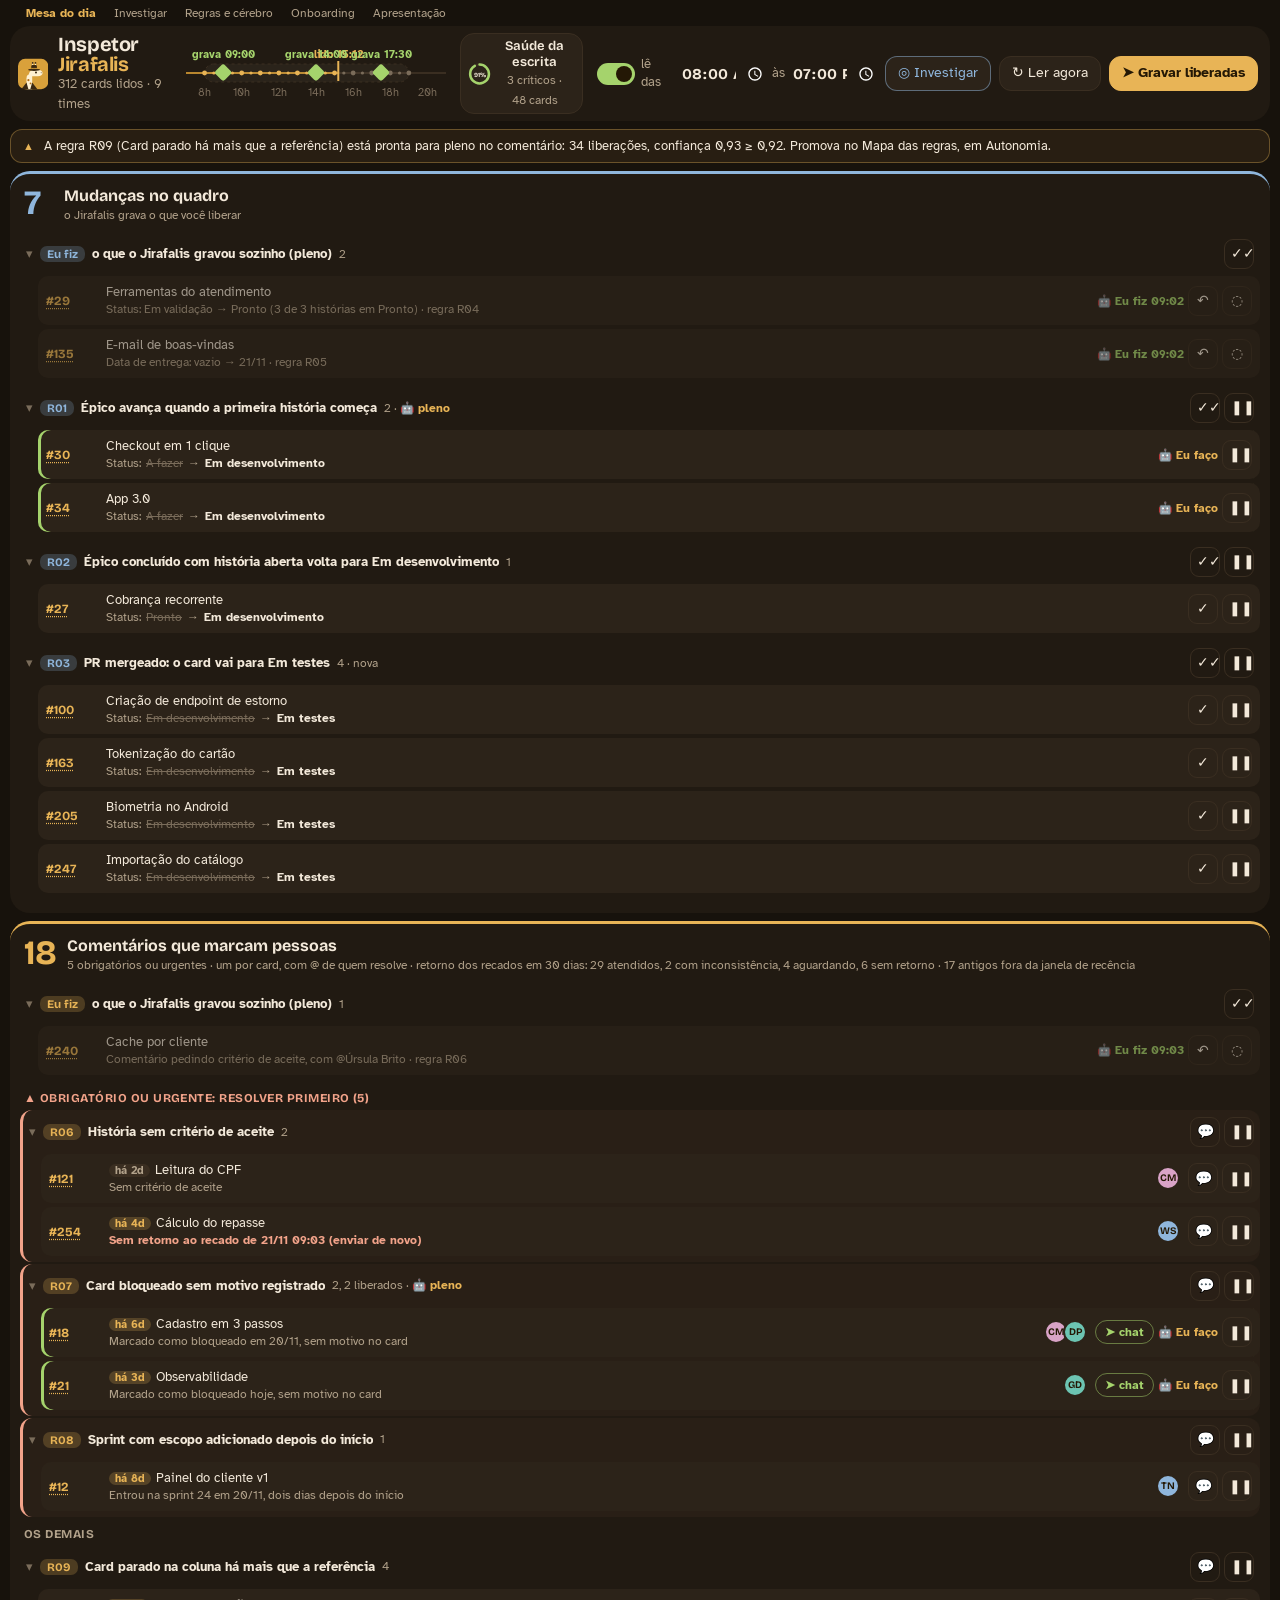
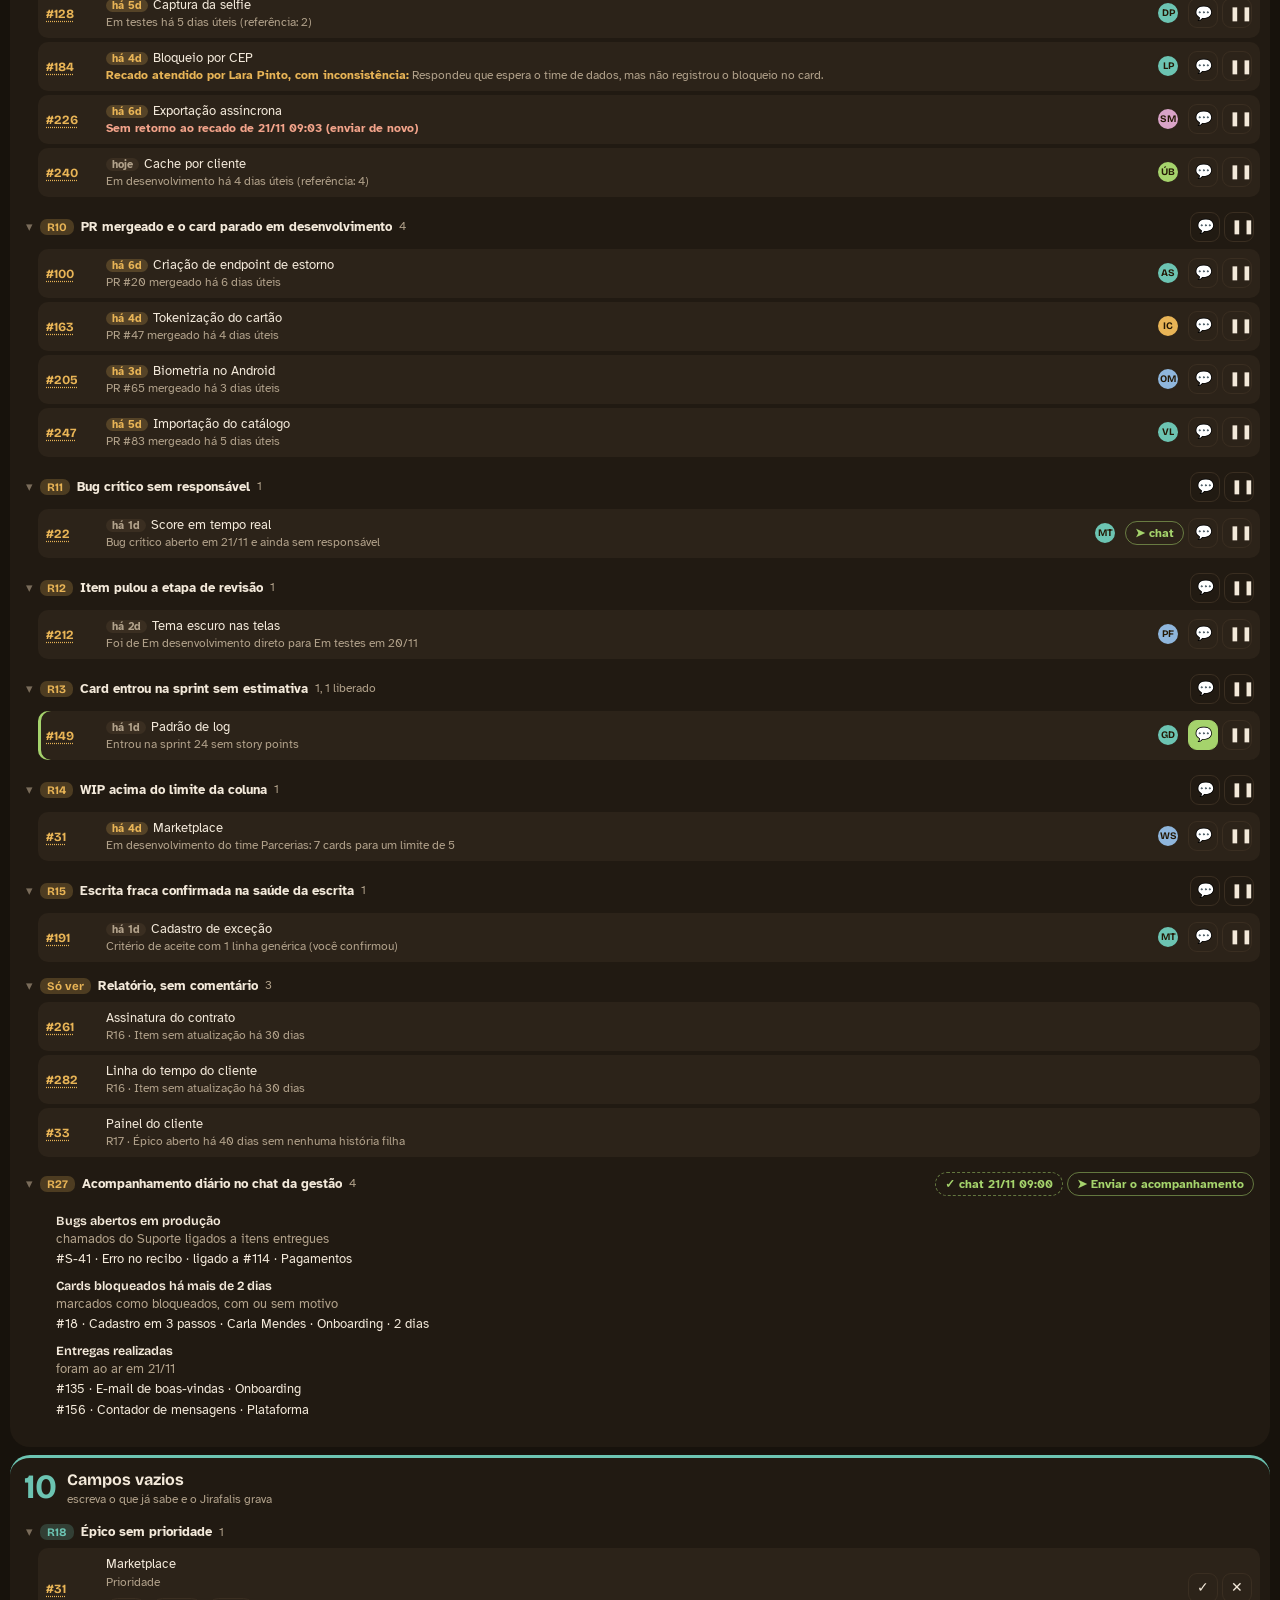
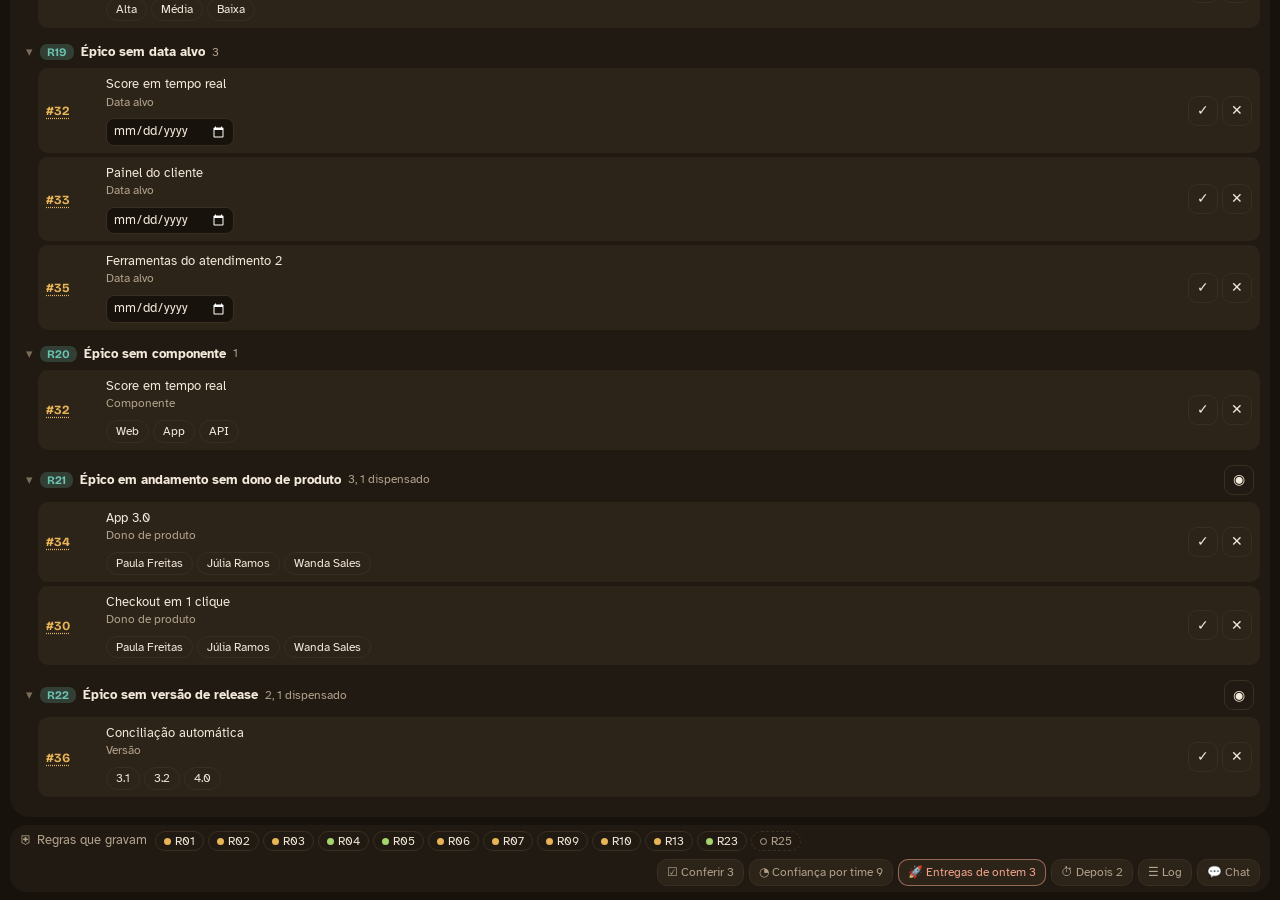
<file: prototipo/mesa.html>
<!doctype html>
<html lang="pt-BR">
<head>
<meta charset="utf-8">
<meta name="viewport" content="width=device-width, initial-scale=1">
<title>Inspetor Jirafalis · Mesa do dia</title>
<!-- Inspetor Jirafalis · protótipo de interface. Dados fictícios. © Sidney de Araújo Silva. -->
<style>
@import url("https://fonts.googleapis.com/css2?family=Atkinson+Hyperlegible:wght@400;700&family=Bricolage+Grotesque:opsz,wght@12..96,200..800&display=swap");
:root { --chao: #17120c; --raia: #211a12; --alto: #2c2319; --linha: #3a2e21; --ink: #f3e9da; --mudo: #b2a28b; --apagado: #7a6c5a;
  --ambar: #e8b456; --ambar-escuro: #b8862e; --acacia: #a5d36c; --perigo: #f2a38a; --ceu-azul: #8fb6dc; --sobre-cor: #241805;
  --mud: #8fb6dc; --com: #e8b456; --cam: #6cc4b2; --sombra: 0 18px 48px rgba(0,0,0,.5); color-scheme: dark; }
* { box-sizing: border-box; }
html, body { height: 100%; margin: 0; }
body { background: var(--chao); color: var(--ink); font: 14px/1.4 "Atkinson Hyperlegible", "Segoe UI", sans-serif; -webkit-font-smoothing: antialiased; }
button, input, select { font: inherit; color: inherit; }
button { cursor: pointer; }
:focus-visible { outline: 2px solid var(--ambar); outline-offset: 2px; }
.tela { height: 100vh; display: grid; grid-template-rows: auto auto auto minmax(0, 1fr) auto; gap: 8px; padding: 8px 10px; }
/* topo */
.topo { display: grid; grid-template-columns: auto minmax(260px, 1fr) auto auto; gap: 14px; align-items: center; background: var(--raia); border-radius: 20px; padding: 6px 12px 6px 6px; }
.marca { display: flex; gap: 10px; align-items: center; border: 0; background: none; text-align: left; padding: 2px 6px 2px 2px; border-radius: 14px; }
.marca:hover { background: var(--alto); }
.marca svg { width: 44px; height: 44px; }
.marca h1 { font: 700 20px/1 "Bricolage Grotesque", sans-serif; margin: 0; letter-spacing: -.02em; } .marca h1 span { color: var(--ambar); }
.marca small { color: var(--mudo); font-size: 12.5px; }
.ronda svg { width: 100%; height: 50px; display: block; cursor: crosshair; overflow: visible; }
.ronda .ponto { cursor: pointer; }
.disco { display: flex; gap: 8px; align-items: center; border: 1px solid var(--linha); background: var(--alto); border-radius: 14px; padding: 4px 12px 4px 6px; }
.disco svg { width: 38px; height: 38px; } .disco b { display: block; font: 650 13px "Bricolage Grotesque"; } .disco small { color: var(--mudo); font-size: 11.5px; }
.disco .trilho { fill: none; stroke: var(--linha); stroke-width: 4; } .disco .arco { fill: none; stroke-width: 4; stroke-linecap: round; }
.disco text { fill: var(--ink); font: 700 10px "Bricolage Grotesque"; }
.comandos { display: flex; gap: 8px; align-items: center; }
.agenda { display: flex; gap: 6px; align-items: center; color: var(--mudo); font-size: 12.5px; }
.agenda input[type=time] { background: transparent; border: 0; color: var(--ink); font: 700 15px "Bricolage Grotesque"; width: 86px; }
.switch { position: relative; width: 38px; height: 22px; display: inline-block; } .switch input { opacity: 0; width: 0; height: 0; }
.switch i { position: absolute; inset: 0; background: var(--linha); border-radius: 99px; transition: .15s; cursor: pointer; }
.switch i::before { content: ""; position: absolute; left: 3px; top: 3px; width: 16px; height: 16px; border-radius: 50%; background: var(--ink); transition: .15s; }
.switch input:checked + i { background: var(--acacia); } .switch input:checked + i::before { transform: translateX(16px); background: var(--sobre-cor); }
.btn { display: inline-flex; align-items: center; gap: 6px; border: 1px solid var(--linha); background: var(--alto); border-radius: 12px; padding: 7px 12px; font-size: 13.5px; white-space: nowrap; text-decoration: none; }
.btn:hover { border-color: var(--apagado); }
.btn.forte { background: var(--ambar); border-color: var(--ambar); color: var(--sobre-cor); font-weight: 700; }
.btn.investigar { border-color: rgba(143,182,220,.5); color: var(--ceu-azul); }
.btn.mini { padding: 4px 9px; font-size: 12px; border-radius: 10px; }
.btn.alerta { border-color: rgba(242,163,138,.55); color: var(--perigo); }
.btn.sel { border-color: var(--ambar); color: var(--ambar); }
.telas { display: flex; gap: 2px; margin: -4px 0 -4px 8px; } .telas a { font-size: 11.5px; color: var(--mudo); text-decoration: none; padding: 1px 8px; border-radius: 99px; } .telas a:hover { color: var(--ink); } .telas a[aria-current] { color: var(--ambar); font-weight: 700; }
/* avisos e tarja */
#avisos:empty { display: none; } #avisos { display: grid; gap: 6px; }
.aviso { display: flex; gap: 10px; align-items: center; background: rgba(232,180,86,.08); border: 1px solid rgba(232,180,86,.35); color: var(--ink); border-radius: 12px; padding: 7px 12px; font-size: 13px; }
.aviso::before { content: "▲"; color: var(--ambar); font-size: 11px; }
.tarja { display: grid; grid-template-columns: minmax(0, 1fr) auto; gap: 12px; align-items: center; background: rgba(242,163,138,.1); border: 1px solid rgba(242,163,138,.6); border-left: 6px solid var(--perigo); border-radius: 12px; padding: 8px 12px; }
.tarja b { color: var(--perigo); font: 700 14px "Bricolage Grotesque"; } .tarja small { display: block; color: var(--mudo); font-size: 12.5px; }
/* corpo */
.corpo { display: grid; grid-template-columns: 300px minmax(0, 1fr); gap: 8px; min-height: 0; }
.corpo.sem-mapa { grid-template-columns: minmax(0, 1fr); } .corpo.sem-mapa .gaveta { display: none; }
.gaveta { background: var(--raia); border-radius: 20px; display: grid; grid-template-rows: auto minmax(0, 1fr); min-height: 0; }
.gaveta-topo { display: flex; align-items: center; justify-content: space-between; padding: 14px 14px 8px; }
.gaveta-topo h2 { font: 700 16px "Bricolage Grotesque"; margin: 0; }
.gaveta-corpo { overflow: auto; padding: 0 12px 14px; display: grid; gap: 14px; align-content: start; scrollbar-width: thin; scrollbar-color: var(--linha) transparent; }
.gaveta h3 { font: 650 13px "Bricolage Grotesque"; color: var(--mudo); margin: 0 0 7px; }
.entrada { display: flex; gap: 10px; align-items: center; width: 100%; text-align: left; background: var(--alto); border: 1px solid var(--linha); border-radius: 14px; padding: 10px 12px; }
.entrada:hover { border-color: var(--apagado); } .entrada b { font: 650 14px "Bricolage Grotesque"; display: block; } .entrada small { color: var(--ambar); font-size: 12px; }
.entrada .ic { color: var(--acacia); } .entrada .seta { margin-left: auto; color: var(--apagado); }
.manchas { display: flex; flex-wrap: wrap; gap: 6px; }
.mancha { flex: 1 1 calc(var(--peso) * 9px + 70px); min-height: 58px; text-align: left; border: 0; background: var(--cor); color: var(--sobre-cor); border-radius: var(--forma); padding: 7px 10px; display: grid; align-content: start; }
.mancha b { font: 700 19px/1 "Bricolage Grotesque"; } .mancha span { font-size: 11px; line-height: 1.2; overflow: hidden; display: -webkit-box; -webkit-line-clamp: 2; -webkit-box-orient: vertical; }
.mancha.feita { opacity: .45; } .mancha:hover { filter: brightness(1.08); }
.fichas { display: grid; gap: 6px; }
.ficha { background: var(--alto); border-radius: 12px; padding: 8px 10px; display: grid; grid-template-columns: auto minmax(0, 1fr) auto; gap: 4px 8px; align-items: center; font-size: 12.5px; }
.ficha .t b { font-weight: 650; font-size: 12.5px; } .ficha .det { color: var(--mudo); font-size: 11.5px; }
.ficha .barra { grid-column: 1 / -1; height: 5px; background: var(--linha); border-radius: 3px; overflow: hidden; } .ficha .barra i { display: block; height: 100%; background: var(--ceu-azul); }
.ficha.pleno .barra i { background: var(--ambar); } .ficha.senior .barra i { background: var(--acacia); } .ficha.pronta { outline: 1px solid var(--acacia); }
.cod { font: 700 11.5px "Bricolage Grotesque"; border-radius: 7px; padding: 1px 7px; background: var(--linha); color: var(--ink); white-space: nowrap; }
.nivel { font-size: 10.5px; font-weight: 700; padding: 1px 8px; border-radius: 99px; white-space: nowrap; }
.nivel.junior { background: rgba(143,182,220,.16); color: var(--ceu-azul); } .nivel.pleno { background: rgba(232,180,86,.2); color: var(--ambar); }
.nivel.senior { background: rgba(165,211,108,.16); color: var(--acacia); } .nivel.sim { border: 1px dashed var(--apagado); color: var(--mudo); }
.risco { font-size: 10px; font-weight: 700; color: var(--mudo); border: 1px solid var(--linha); border-radius: 6px; padding: 0 4px; }
.link-apoio { display: flex; justify-content: space-between; align-items: center; color: var(--ambar); text-decoration: none; font-size: 13px; background: rgba(232,180,86,.07); border: 1px solid rgba(232,180,86,.3); border-radius: 12px; padding: 8px 11px; }
/* mesa e raias */
.mesa { display: grid; grid-template-columns: var(--colunas, 1fr 1.4fr 1fr); gap: 8px; min-height: 0; }
.raia { background: var(--raia); border-radius: 20px; border-top: 3px solid var(--cor); display: grid; grid-template-rows: auto minmax(0, 1fr); min-height: 0; }
.raia-topo { display: grid; grid-template-columns: auto minmax(0, 1fr) auto; gap: 10px; padding: 12px 14px 8px; align-items: start; }
.raia-topo .n { font: 700 34px/1 "Bricolage Grotesque"; color: var(--cor); min-width: 30px; }
.raia-topo h2 { font: 700 16px "Bricolage Grotesque"; margin: 0; } .raia-topo p { margin: 2px 0 0; color: var(--mudo); font-size: 12px; }
.raia-corpo { overflow: auto; padding: 0 10px 12px; scrollbar-width: thin; scrollbar-color: var(--linha) transparent; }
.divisa { font: 700 12px "Bricolage Grotesque"; color: var(--mudo); text-transform: uppercase; letter-spacing: .04em; margin: 10px 4px 4px; }
.divisa.prio { color: var(--perigo); }
.grupo { border-radius: 12px; margin-bottom: 2px; } .grupo.prio { border-left: 3px solid var(--perigo); background: rgba(242,163,138,.035); }
.grupo.pisca { animation: pisca 1.2s; } @keyframes pisca { 0%, 60% { background: rgba(232,180,86,.15); } }
.grupo-cab { display: flex; gap: 7px; align-items: center; padding: 7px 6px; border-radius: 10px; cursor: pointer; font-size: 13px; }
.grupo-cab:hover { background: var(--alto); }
.grupo-cab .seta { color: var(--apagado); transition: transform .15s; } .grupo.fechado .seta { transform: rotate(-90deg); } .grupo.fechado .linhas { display: none; }
.grupo-cab .cod { background: color-mix(in srgb, var(--cor) 22%, transparent); color: var(--cor); }
.grupo-cab .nome { font-weight: 700; overflow: hidden; text-overflow: ellipsis; white-space: nowrap; min-width: 0; }
.grupo-cab .qt { color: var(--mudo); font-size: 12px; white-space: nowrap; } .grupo-cab .dir { margin-left: auto; display: flex; gap: 4px; flex: none; }
.selo-pleno { color: var(--ambar); font-size: 11.5px; font-weight: 700; }
.linhas { display: grid; gap: 4px; padding: 0 0 6px 18px; }
.linha { display: grid; grid-template-columns: 52px minmax(0, 1fr) auto auto; gap: 8px; align-items: center; background: var(--alto); border-radius: 10px; padding: 7px 8px; font-size: 13px; }
.linha.liberado { box-shadow: inset 3px 0 0 var(--acacia); } .linha.suspenso { opacity: .7; } .linha.feito { opacity: .6; }
.linha .t { min-width: 0; } .linha .t > div:first-child { overflow: hidden; text-overflow: ellipsis; white-space: nowrap; }
.linha .det { color: var(--mudo); font-size: 12px; }
.k { font: 700 12.5px "Bricolage Grotesque"; color: var(--ambar); background: none; border: 0; padding: 0; text-align: left; text-decoration: underline dotted; text-underline-offset: 3px; }
.k:hover { color: var(--ink); }
.valor { display: inline-flex; gap: 5px; align-items: center; flex-wrap: wrap; } .valor span { white-space: nowrap; } .valor .de { text-decoration: line-through; color: var(--apagado); } .valor .para { color: var(--ink); font-weight: 700; }
.acoes { display: flex; gap: 4px; align-items: center; flex-wrap: wrap; justify-content: flex-end; }
.ico { width: 30px; height: 30px; display: grid; place-items: center; border-radius: 9px; border: 1px solid var(--linha); background: transparent; font-size: 14px; }
.ico:hover { border-color: var(--apagado); } .ico.sim.on { background: var(--acacia); color: var(--sobre-cor); border-color: var(--acacia); }
.ico.nao.on { background: var(--perigo); color: var(--sobre-cor); border-color: var(--perigo); }
.carimbo { font-size: 11.5px; font-weight: 700; color: var(--acacia); display: inline-flex; gap: 4px; align-items: center; white-space: nowrap; }
.carimbo.eufaco { color: var(--ambar); }
.desvio { font-size: 10.5px; font-weight: 700; border-radius: 99px; padding: 0 6px; margin-right: 5px; background: var(--linha); color: var(--mudo); }
.desvio.medio { background: rgba(232,180,86,.22); color: var(--ambar); } .desvio.velho { background: rgba(242,163,138,.22); color: var(--perigo); }
.rostos { display: flex; } .rosto { width: 24px; height: 24px; border-radius: 50%; display: grid; place-items: center; font: 700 10px "Bricolage Grotesque"; color: var(--sobre-cor); margin-left: -5px; border: 2px solid var(--alto); }
.semretorno { color: var(--perigo); font-weight: 700; } .respondido { color: var(--ambar); font-weight: 700; }
.chat-btn { font-size: 11.5px; font-weight: 700; border-radius: 99px; padding: 3px 9px; border: 1px solid rgba(165,211,108,.5); color: var(--acacia); background: transparent; white-space: nowrap; }
.chat-btn.feito { border-style: dashed; }
.motivos { grid-column: 2 / -1; display: flex; gap: 4px; flex-wrap: wrap; align-items: center; font-size: 11.5px; color: var(--mudo); }
.motivos button { font-size: 11.5px; border: 1px solid var(--linha); background: transparent; border-radius: 99px; padding: 1px 8px; color: var(--mudo); }
.motivos button:hover, .motivos button.on { border-color: var(--perigo); color: var(--perigo); }
.campo-pre { display: flex; gap: 4px; flex-wrap: wrap; align-items: center; }
.campo-pre input[type=date] { background: var(--chao); border: 1px solid var(--linha); border-radius: 8px; padding: 3px 6px; font-size: 12.5px; }
.pilula { font-size: 12px; border: 1px solid var(--linha); border-radius: 99px; padding: 2px 9px; cursor: pointer; display: inline-flex; gap: 4px; align-items: center; }
.pilula:has(input:checked) { border-color: var(--cam); color: var(--cam); font-weight: 700; } .pilula input { display: none; }
.linha.dupla { grid-template-columns: 52px minmax(0, 1fr) auto; }
.linha.dupla .campo-pre { grid-column: 2 / 3; grid-row: 2; }
.linha.dupla .acoes { grid-column: 3; grid-row: 1 / span 2; }
.linha.dupla > .k { grid-row: 1 / span 2; }
.gs { display: grid; gap: 3px; padding: 4px 2px 8px 18px; font-size: 12.5px; } .gs b { font: 650 12.5px "Bricolage Grotesque"; margin-top: 6px; } .gs span { color: var(--mudo); }
.vazio { color: var(--apagado); text-align: center; padding: 18px; font-size: 13px; } .vazio b { display: block; color: var(--mudo); }
/* rodapé */
.rodape { display: flex; gap: 8px; align-items: center; background: var(--raia); border-radius: 16px; padding: 6px 10px; font-size: 12.5px; color: var(--mudo); flex-wrap: wrap; }
.selinhos { display: flex; gap: 4px; flex-wrap: wrap; }
.selinho { display: inline-flex; gap: 4px; align-items: center; border: 1px solid var(--linha); border-radius: 99px; padding: 1px 8px; font-size: 11.5px; color: var(--ink); }
.selinho i { width: 7px; height: 7px; border-radius: 50%; background: var(--acacia); } .selinho.tem i { background: var(--ambar); } .selinho.sim { border-style: dashed; color: var(--mudo); } .selinho.sim i { background: transparent; border: 1px solid var(--mudo); }
.selinho.off { opacity: .45; text-decoration: line-through; }
.rodape .dir { margin-left: auto; display: flex; gap: 5px; flex-wrap: wrap; }
/* janelas */
.fundo { position: fixed; inset: 0; background: rgba(10,7,4,.6); z-index: 20; display: none; } .fundo.on { display: block; }
.janela { position: fixed; z-index: 21; top: 50%; left: 50%; transform: translate(-50%, -50%); width: min(880px, calc(100vw - 32px)); max-height: calc(100vh - 60px); background: var(--chao); border: 1px solid var(--linha); border-radius: 20px; box-shadow: var(--sombra); display: none; grid-template-rows: auto minmax(0, 1fr); }
.janela.on { display: grid; }
.j-cab { display: flex; gap: 12px; align-items: flex-start; padding: 16px 18px 10px; border-bottom: 1px solid var(--linha); }
.j-cab h2 { font: 700 19px "Bricolage Grotesque"; margin: 0 0 4px; } .j-cab p { margin: 0 0 4px; color: var(--mudo); font-size: 13px; } .j-cab .ico { margin-left: auto; flex: none; }
.j-corpo { overflow: auto; padding: 12px 18px 18px; scrollbar-width: thin; scrollbar-color: var(--linha) transparent; }
.j-corpo h3 { font: 650 13px "Bricolage Grotesque"; color: var(--mudo); margin: 14px 0 6px; text-transform: uppercase; letter-spacing: .04em; } .j-corpo h3:first-child { margin-top: 0; }
.cartao { background: var(--raia); border-radius: 12px; padding: 9px 12px; margin-bottom: 6px; font-size: 13px; display: grid; gap: 4px; }
.cartao .topo-c { display: flex; gap: 8px; align-items: center; flex-wrap: wrap; } .cartao .topo-c b { font-weight: 650; }
.cartao small { color: var(--mudo); }
.chip { font-size: 11.5px; border-radius: 99px; padding: 1px 8px; border: 1px solid var(--linha); color: var(--mudo); display: inline-flex; gap: 3px; }
.chip.ok { color: var(--acacia); border-color: rgba(165,211,108,.4); } .chip.falha { color: var(--perigo); border-color: rgba(242,163,138,.45); }
.g { display: inline-block; width: 9px; height: 9px; border-radius: 50%; } .g.critico { background: var(--perigo); } .g.urgente { background: var(--ambar); } .g.atencao { background: var(--ceu-azul); }
.grade-times { display: grid; grid-template-columns: repeat(auto-fill, minmax(240px, 1fr)); gap: 8px; }
.time-nota { background: var(--raia); border-radius: 14px; padding: 10px; display: grid; grid-template-columns: 54px minmax(0, 1fr); gap: 10px; align-items: center; font-size: 12.5px; }
.time-nota svg { width: 54px; height: 54px; } .time-nota b { font: 650 14px "Bricolage Grotesque"; display: block; } .time-nota small { color: var(--mudo); grid-column: 1 / -1; }
.busca { width: min(380px, 100%); background: var(--raia); border: 1px solid var(--linha); border-radius: 10px; padding: 6px 10px; font-size: 13px; margin-top: 6px; }
.pm { background: var(--raia); border-radius: 12px; padding: 8px 12px; margin-bottom: 6px; font-size: 13px; }
.pm-topo { display: flex; gap: 10px; align-items: center; } .pm-topo .nome { flex: 1; min-width: 0; } .pm-topo .nome b { font-weight: 650; } .pm-topo .nome small { display: block; color: var(--mudo); font-size: 12px; }
.pm.desligada .nome b { color: var(--apagado); } .pm.desligada .nome small { color: var(--ambar); }
.pm-texto { margin-top: 6px; padding-top: 6px; border-top: 1px solid var(--linha); color: var(--mudo); font-size: 12.5px; display: none; } .pm.aberta .pm-texto { display: block; }
.lg { display: grid; grid-template-columns: 46px 40px minmax(0, 1fr); gap: 8px; padding: 5px 0; border-bottom: 1px solid rgba(58,46,33,.6); font-size: 12.5px; }
.lg .h { color: var(--mudo); } .lg small { display: block; color: var(--mudo); }
.r-feito { color: var(--acacia); } .r-pulado { color: var(--ambar); } .r-erro { color: var(--perigo); }
.exec { display: flex; gap: 8px; align-items: center; margin: 12px 0 4px; } .exec b { font: 650 13px "Bricolage Grotesque"; }
.tm { background: var(--raia); border-radius: 12px; padding: 9px 12px; margin-bottom: 6px; display: grid; grid-template-columns: auto minmax(0, 1fr) 150px 170px; gap: 10px; align-items: center; font-size: 13px; }
.tm select { background: var(--chao); border: 1px solid var(--linha); border-radius: 8px; padding: 3px 6px; font-size: 12.5px; width: 100%; }
#toasts { position: fixed; right: 14px; bottom: 60px; display: grid; gap: 6px; z-index: 30; }
.toast { background: var(--ink); color: var(--chao); padding: 9px 13px; border-radius: 12px; font-size: 13px; box-shadow: var(--sombra); max-width: 420px; }
.confirmar { position: fixed; z-index: 40; inset: 0; display: none; place-items: center; background: rgba(10,7,4,.6); } .confirmar.on { display: grid; }
.confirmar > div { background: var(--chao); border: 1px solid var(--linha); border-radius: 18px; padding: 18px 20px; width: min(460px, calc(100vw - 32px)); box-shadow: var(--sombra); }
.confirmar h3 { font: 700 17px "Bricolage Grotesque"; margin: 0 0 6px; } .confirmar p { color: var(--mudo); margin: 0 0 8px; white-space: pre-line; } .confirmar ul { margin: 0 0 12px; padding-left: 18px; font-size: 13px; color: var(--ink); max-height: 200px; overflow: auto; }
.confirmar .botoes { display: flex; gap: 8px; justify-content: flex-end; }
@media (min-width: 1301px) { html, body { overflow: hidden; } }
@media (max-width: 1300px) { .corpo { grid-template-columns: minmax(0, 1fr); } .gaveta { display: none; } .corpo.com-mapa .gaveta { display: grid; } .mesa { grid-template-columns: 1fr; } .tela { height: auto; } }
@media (prefers-reduced-motion: reduce) { * { animation: none !important; transition: none !important; } }
</style>
</head>
<body>
<div class="tela">
  <nav class="telas" aria-label="Telas do protótipo"><a href="mesa.html" aria-current="page">Mesa do dia</a><a href="escala.html">Investigar</a><a href="regras.html">Regras e cérebro</a><a href="onboarding.html">Onboarding</a><a href="../index.html">Apresentação</a></nav>
  <header class="topo">
    <button class="marca" id="marca" aria-controls="gaveta" title="Mapa das regras (tecla M)">
      <svg aria-hidden="true" viewBox="0 0 64 64"><rect width="64" height="64" rx="15" fill="#d9a13b"/><path d="M18 64V41q0-8 8-9h4v32z" fill="#fff1d2"/><circle cx="22" cy="45" r="2.3" fill="#b06f1c"/><circle cx="26.5" cy="52" r="1.9" fill="#b06f1c"/><path d="M7 64l11-14 4 14z" fill="#3a2812"/><path d="M41 64L30 50l-4 14z" fill="#3a2812"/><path d="M23 34c0-7 5-11 12-11h7c6 0 10 3 10 7s-4 7-10 7H30c-4 0-7-1-7-3z" fill="#fff1d2"/><circle cx="49" cy="29.5" r="1" fill="#3a2812"/><circle cx="38" cy="29" r="2.1" fill="#3a2812"/><path d="M31 13.5V9M37 13.5V9" stroke="#fff1d2" stroke-width="2" stroke-linecap="round"/><circle cx="31" cy="8.5" r="1.8" fill="#3a2812"/><circle cx="37" cy="8.5" r="1.8" fill="#3a2812"/><path d="M28 23v-7q0-3 3-3h6q3 0 3 3v7z" fill="#3a2812"/><rect x="28" y="19.2" width="12" height="2.4" fill="#d9a13b"/><ellipse cx="34" cy="23.2" rx="12.5" ry="2.3" fill="#3a2812"/></svg>
      <div><h1>Inspetor <span>Jirafalis</span></h1><small id="sub"></small></div>
    </button>
    <div class="ronda" id="ronda" title="Clique na linha para criar um ponto de gravação; clique no losango para tirar."></div>
    <button class="disco" id="disco" title="Saúde do que está escrito nos campos"></button>
    <div class="comandos">
      <div class="agenda"><label class="switch" title="Gravação sozinha: grava as liberadas em cada ponto da linha do tempo"><input type="checkbox" id="ag-ativo" checked><i></i></label>
        <span>lê das</span><input type="time" id="ag-ini" value="08:00"><span>às</span><input type="time" id="ag-fim" value="19:00"></div>
      <a class="btn investigar" href="escala.html" title="Olhar a fundo onde está travando: todos os times, cada time, cada caso">◎ Investigar</a>
      <button class="btn" id="ler">↻ Ler agora</button>
      <button class="btn forte" id="gravar">➤ Gravar liberadas</button>
    </div>
  </header>
  <div id="avisos"></div>
  <div class="corpo" id="corpo">
    <aside class="gaveta" id="gaveta" aria-label="Mapa das regras">
      <div class="gaveta-topo"><h2>Mapa das regras</h2><button class="ico" id="fechar-mapa" title="Fechar o mapa (M)">⟨</button></div>
      <div class="gaveta-corpo" id="mapa"></div>
    </aside>
    <main class="mesa" id="mesa">
      <section class="raia" id="raia-mud" style="--cor:var(--mud)"></section>
      <section class="raia" id="raia-com" style="--cor:var(--com)"></section>
      <section class="raia" id="raia-cam" style="--cor:var(--cam)"></section>
    </main>
  </div>
  <footer class="rodape" id="rodape"></footer>
</div>
<div class="fundo" id="fundo"></div>
<section class="janela" id="janela" role="dialog" aria-modal="true"></section>
<div class="confirmar" id="confirmar"><div></div></div>
<div id="toasts" aria-live="polite"></div>
<script src="mesa-dados.js"></script>
<script src="mesa.js"></script>
</body>
</html>
</file>
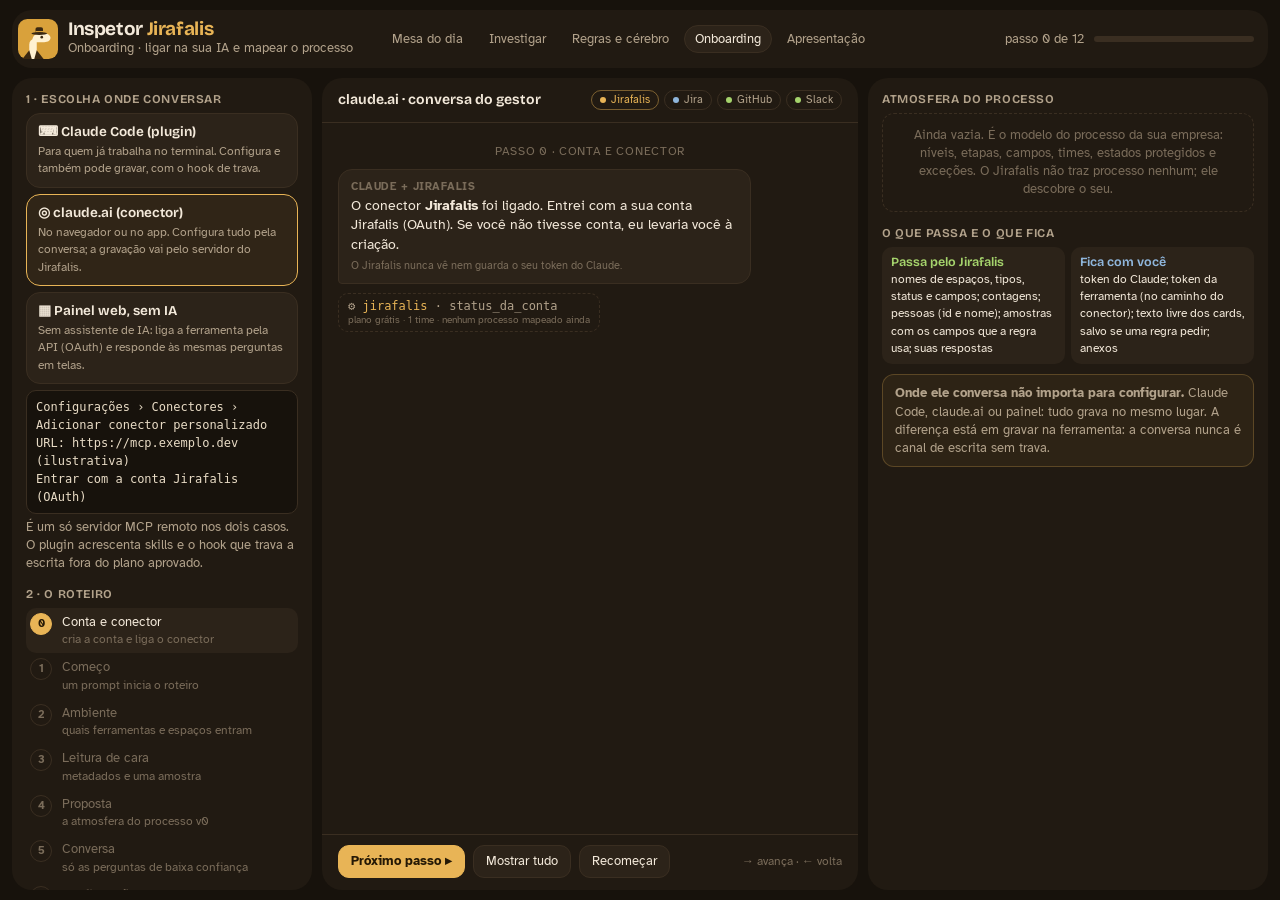
<file: prototipo/onboarding.html>
<!doctype html>
<html lang="pt-BR">
<head>
<meta charset="utf-8">
<meta name="viewport" content="width=device-width, initial-scale=1">
<title>Jirafalis · Ligar na sua IA e fazer o onboarding</title>
<!-- Inspetor Jirafalis · protótipo de interface. Dados fictícios. © Sidney de Araújo Silva. -->
<style>
@import url("https://fonts.googleapis.com/css2?family=Atkinson+Hyperlegible:wght@400;700&family=Bricolage+Grotesque:opsz,wght@12..96,200..800&display=swap");
:root { --chao: #17120c; --raia: #211a12; --alto: #2c2319; --linha: #3a2e21; --ink: #f3e9da; --mudo: #b2a28b; --apagado: #7a6c5a;
  --ambar: #e8b456; --acacia: #a5d36c; --perigo: #f2a38a; --fio: #e06c4f; --ceu-azul: #8fb6dc; --sobre-cor: #241805; --sombra: 0 18px 48px rgba(0,0,0,.45); color-scheme: dark; }
* { box-sizing: border-box; }
html, body { height: 100%; margin: 0; }
body { background: var(--chao); color: var(--ink); font: 14px/1.45 "Atkinson Hyperlegible", "Segoe UI", sans-serif; -webkit-font-smoothing: antialiased; }
button { font: inherit; color: inherit; cursor: pointer; }
:focus-visible { outline: 2px solid var(--ambar); outline-offset: 2px; }
.tela { height: 100vh; display: grid; grid-template-rows: auto minmax(0, 1fr); gap: 10px; padding: 10px 12px; }
.topo { display: flex; gap: 14px; align-items: center; padding: 6px 14px 6px 6px; border-radius: 20px; background: var(--raia); min-height: 58px; }
.marca { display: flex; gap: 10px; align-items: center; }
.marca svg { width: 40px; height: 40px; }
.marca h1 { font: 700 19px/1 "Bricolage Grotesque", sans-serif; margin: 0; letter-spacing: -.02em; } .marca h1 span { color: var(--ambar); }
.marca small { color: var(--mudo); font-size: 12.5px; }
.telas { display: flex; gap: 4px; margin-left: 14px; flex-wrap: wrap; } .telas a { font-size: 12.5px; color: var(--mudo); padding: 4px 10px; border-radius: 99px; border: 1px solid transparent; text-decoration: none; } .telas a:hover { border-color: var(--linha); } .telas a[aria-current] { color: var(--ink); border-color: var(--linha); background: var(--alto); }
.progresso { margin-left: auto; display: flex; gap: 10px; align-items: center; font-size: 12.5px; color: var(--mudo); }
.progresso .trilho { width: 160px; height: 6px; background: var(--linha); border-radius: 3px; overflow: hidden; } .progresso .trilho i { display: block; height: 100%; background: var(--ambar); transition: width .3s; }
.corpo { display: grid; grid-template-columns: 300px minmax(0, 1fr) 400px; gap: 10px; min-height: 0; }
.painel { background: var(--raia); border-radius: 20px; overflow: auto; padding: 14px; min-height: 0; scrollbar-width: thin; scrollbar-color: var(--linha) transparent; }
.painel h2 { font: 700 16px "Bricolage Grotesque"; margin: 0 0 4px; }
.painel h3 { font: 650 12px "Bricolage Grotesque"; color: var(--mudo); margin: 14px 0 7px; text-transform: uppercase; letter-spacing: .05em; display: flex; gap: 8px; align-items: center; }
.painel h3:first-child { margin-top: 0; }
p.sub { margin: 0 0 10px; color: var(--mudo); font-size: 12.5px; }
.mudo { color: var(--mudo); } .apagado { color: var(--apagado); }
.caminho { width: 100%; text-align: left; border: 1px solid var(--linha); background: var(--alto); border-radius: 14px; padding: 9px 11px; margin-bottom: 6px; display: grid; gap: 3px; }
.caminho b { font: 650 13.5px "Bricolage Grotesque"; display: flex; gap: 6px; align-items: center; } .caminho small { color: var(--mudo); font-size: 12px; }
.caminho[aria-pressed=true] { border-color: var(--ambar); background: rgba(232,180,86,.07); }
.cmd { font: 12px/1.5 ui-monospace, "Cascadia Code", Consolas, monospace; background: var(--chao); border: 1px solid var(--linha); border-radius: 10px; padding: 7px 9px; white-space: pre-wrap; color: #e9dcc6; margin: 4px 0; }
.passos { list-style: none; margin: 0; padding: 0; }
.passos li button { width: 100%; text-align: left; border: 0; background: transparent; display: grid; grid-template-columns: 24px minmax(0, 1fr); gap: 8px; padding: 5px 4px; border-radius: 10px; font-size: 13px; color: var(--apagado); }
.passos li button:hover { background: var(--alto); }
.passos li button .n { width: 22px; height: 22px; border-radius: 50%; border: 1px solid var(--linha); display: grid; place-items: center; font-size: 11px; font-weight: 700; }
.passos li.feito button { color: var(--mudo); } .passos li.feito .n { background: rgba(165,211,108,.15); border-color: transparent; color: var(--acacia); }
.passos li.agora button { color: var(--ink); background: var(--alto); } .passos li.agora .n { background: var(--ambar); color: var(--sobre-cor); border-color: var(--ambar); }
.passos small { display: block; font-size: 11.5px; color: var(--apagado); }
/* conversa */
.conversa { display: grid; grid-template-rows: auto minmax(0, 1fr) auto; padding: 0; overflow: hidden; }
.conversa .cab { padding: 12px 16px; border-bottom: 1px solid var(--linha); display: flex; gap: 10px; align-items: center; }
.conversa .cab b { font: 650 14px "Bricolage Grotesque"; }
.conectores { margin-left: auto; display: flex; gap: 5px; flex-wrap: wrap; justify-content: flex-end; }
.conector { font-size: 11px; border: 1px solid var(--linha); border-radius: 99px; padding: 1px 8px; color: var(--mudo); display: inline-flex; gap: 5px; align-items: center; }
.conector::before { content: ""; width: 6px; height: 6px; border-radius: 50%; background: var(--acacia); }
.conector.jira::before { background: var(--ceu-azul); } .conector.nosso { color: var(--ambar); border-color: rgba(232,180,86,.45); } .conector.nosso::before { background: var(--ambar); }
.fluxo { overflow: auto; padding: 14px 16px; display: flex; flex-direction: column; gap: 9px; scrollbar-width: thin; scrollbar-color: var(--linha) transparent; }
.marco { align-self: center; font-size: 11.5px; color: var(--apagado); text-transform: uppercase; letter-spacing: .06em; margin: 6px 0 0; }
.msg { max-width: 82%; border-radius: 14px; padding: 9px 12px; font-size: 13.5px; animation: entra .25s ease-out; }
@keyframes entra { from { opacity: 0; transform: translateY(4px); } }
.msg.eu { align-self: flex-end; background: #3a2e21; border-bottom-right-radius: 4px; }
.msg.ia { align-self: flex-start; background: var(--alto); border: 1px solid var(--linha); border-bottom-left-radius: 4px; }
.msg .quem { display: block; font-size: 10.5px; color: var(--apagado); margin-bottom: 2px; font-weight: 700; text-transform: uppercase; letter-spacing: .05em; }
.msg ul { margin: 4px 0 0; padding-left: 18px; } .msg li { margin: 2px 0; }
.ferr { align-self: flex-start; font: 12px ui-monospace, Consolas, monospace; color: var(--mudo); border: 1px dashed var(--linha); border-radius: 10px; padding: 5px 9px; animation: entra .25s ease-out; max-width: 90%; }
.ferr b { color: var(--ambar); font-weight: 400; } .ferr.dele b { color: var(--ceu-azul); }
.ferr small { display: block; color: var(--apagado); font-family: "Atkinson Hyperlegible", sans-serif; }
.opcoes { display: flex; gap: 5px; flex-wrap: wrap; margin-top: 6px; }
.opcoes span { font-size: 12px; border: 1px solid var(--linha); border-radius: 99px; padding: 2px 10px; color: var(--mudo); }
.opcoes span.esc { border-color: var(--ambar); color: var(--ambar); }
.comandos { padding: 10px 16px 12px; border-top: 1px solid var(--linha); display: flex; gap: 8px; align-items: center; flex-wrap: wrap; }
.btn { display: inline-flex; align-items: center; gap: 6px; border: 1px solid var(--linha); background: var(--alto); border-radius: 11px; padding: 6px 12px; font-size: 13px; text-decoration: none; }
.btn:hover { border-color: var(--apagado); }
.btn.forte { background: var(--ambar); border-color: var(--ambar); color: var(--sobre-cor); font-weight: 700; }
.atalho { font-size: 12px; color: var(--apagado); margin-left: auto; }
/* atmosfera */
.vazio { color: var(--apagado); font-size: 12.5px; padding: 12px; text-align: center; border: 1px dashed var(--linha); border-radius: 12px; }
.versao { font-size: 11px; font-weight: 700; padding: 1px 8px; border-radius: 99px; background: rgba(143,182,220,.16); color: var(--ceu-azul); }
.versao.v1 { background: rgba(165,211,108,.16); color: var(--acacia); }
.niveis { display: flex; gap: 4px; align-items: center; flex-wrap: wrap; font-size: 13px; }
.niveis span.n { background: var(--alto); border-radius: 9px; padding: 4px 9px; } .niveis .seta { color: var(--apagado); }
table { width: 100%; border-collapse: collapse; font-size: 12.5px; }
td { padding: 4px 4px; border-bottom: 1px solid rgba(58,46,33,.6); vertical-align: middle; }
tr:last-child td { border-bottom: 0; }
.conf { font-size: 11px; font-weight: 700; padding: 0 7px; border-radius: 99px; white-space: nowrap; }
.conf.alta { background: rgba(165,211,108,.14); color: var(--acacia); } .conf.baixa { background: rgba(232,180,86,.2); color: var(--ambar); } .conf.ok { background: rgba(165,211,108,.14); color: var(--acacia); }
.prot { font-size: 10.5px; color: var(--perigo); border: 1px solid rgba(242,163,138,.4); border-radius: 6px; padding: 0 5px; margin-left: 4px; }
.times { display: flex; flex-wrap: wrap; gap: 4px; } .times span { font-size: 12px; background: var(--alto); border-radius: 99px; padding: 2px 9px; }
.cand { background: var(--alto); border-radius: 12px; padding: 8px 10px; margin-bottom: 6px; font-size: 12.5px; display: grid; gap: 3px; border-left: 3px solid var(--ambar); }
.cand b { font: 650 13px "Bricolage Grotesque"; display: flex; gap: 6px; align-items: center; }
.cand .st { margin-left: auto; font-size: 11px; font-weight: 700; color: var(--acacia); }
.plano td:nth-child(n+2) { text-align: right; font-variant-numeric: tabular-nums; }
.risco { font-size: 10.5px; font-weight: 700; color: var(--mudo); border: 1px solid var(--linha); border-radius: 6px; padding: 0 5px; }
.dados { display: grid; grid-template-columns: 1fr 1fr; gap: 6px; font-size: 12px; }
.dados div { background: var(--alto); border-radius: 10px; padding: 7px 9px; } .dados b { display: block; font: 650 12.5px "Bricolage Grotesque"; margin-bottom: 2px; }
.dados .sai b { color: var(--acacia); } .dados .fica b { color: var(--ceu-azul); }
.mudou { animation: brilho 1.2s ease-out; } @keyframes brilho { from { box-shadow: 0 0 0 2px var(--ambar); } to { box-shadow: 0 0 0 0 transparent; } }
.nota { font-size: 12.5px; color: var(--mudo); background: rgba(232,180,86,.06); border: 1px solid rgba(232,180,86,.25); border-radius: 12px; padding: 9px 12px; }
@media (max-width: 1200px) { .corpo { grid-template-columns: 1fr; } .tela { height: auto; } .conversa { min-height: 600px; } }
@media (prefers-reduced-motion: reduce) { * { animation: none !important; } }
</style>
</head>
<body>
<div class="tela">
  <header class="topo">
    <div class="marca">
      <svg aria-hidden="true" viewBox="0 0 64 64"><rect width="64" height="64" rx="15" fill="#d9a13b"/><path d="M18 64V41q0-8 8-9h4v32z" fill="#fff1d2"/><path d="M7 64l11-14 4 14z" fill="#3a2812"/><path d="M41 64L30 50l-4 14z" fill="#3a2812"/><path d="M23 34c0-7 5-11 12-11h7c6 0 10 3 10 7s-4 7-10 7H30c-4 0-7-1-7-3z" fill="#fff1d2"/><circle cx="38" cy="29" r="2.1" fill="#3a2812"/><path d="M28 23v-7q0-3 3-3h6q3 0 3 3v7z" fill="#3a2812"/><rect x="28" y="19.2" width="12" height="2.4" fill="#d9a13b"/><ellipse cx="34" cy="23.2" rx="12.5" ry="2.3" fill="#3a2812"/></svg>
      <div><h1>Inspetor <span>Jirafalis</span></h1><small>Onboarding · ligar na sua IA e mapear o processo</small></div>
    </div>
    <nav class="telas" aria-label="Telas do protótipo"><a href="mesa.html">Mesa do dia</a><a href="escala.html">Investigar</a><a href="regras.html">Regras e cérebro</a><a href="onboarding.html" aria-current="page">Onboarding</a><a href="../index.html">Apresentação</a></nav>
    <div class="progresso"><span id="prog-txt"></span><span class="trilho"><i id="prog"></i></span></div>
  </header>
  <main class="corpo">
    <aside class="painel" id="esq"></aside>
    <section class="painel conversa" aria-label="Conversa">
      <div class="cab"><b id="cab-titulo"></b><span class="conectores" id="conectores"></span></div>
      <div class="fluxo" id="fluxo" aria-live="polite"></div>
      <div class="comandos"><button class="btn forte" id="prox">Próximo passo ▸</button><button class="btn" id="tudo">Mostrar tudo</button><button class="btn" id="zera">Recomeçar</button><span class="atalho">→ avança · ← volta</span></div>
    </section>
    <aside class="painel" id="dir"></aside>
  </main>
</div>
<script>
const CAMINHOS = {
  code: { nome: "Claude Code (plugin)", ic: "⌨", desc: "Para quem já trabalha no terminal. Configura e também pode gravar, com o hook de trava.",
    cmd: "/plugin marketplace add jirafalis/claude-plugin\n/plugin install jirafalis\n/jirafalis:começar-onboarding", leitor: "claude" },
  web: { nome: "claude.ai (conector)", ic: "◎", desc: "No navegador ou no app. Configura tudo pela conversa; a gravação vai pelo servidor do Jirafalis.",
    cmd: "Configurações › Conectores › Adicionar conector personalizado\nURL: https://mcp.exemplo.dev  (ilustrativa)\nEntrar com a conta Jirafalis (OAuth)", leitor: "claude" },
  api: { nome: "Painel web, sem IA", ic: "▦", desc: "Sem assistente de IA: liga a ferramenta pela API (OAuth) e responde às mesmas perguntas em telas.",
    cmd: "app.exemplo.dev › Ligar ferramenta › Jira (OAuth, só leitura)\n› GitHub (app, só leitura)", leitor: "api" },
};
const PASSOS = [
  ["Conta e conector", "cria a conta e liga o conector"], ["Começo", "um prompt inicia o roteiro"], ["Ambiente", "quais ferramentas e espaços entram"],
  ["Leitura de cara", "metadados e uma amostra"], ["Proposta", "a atmosfera do processo v0"], ["Conversa", "só as perguntas de baixa confiança"],
  ["Confirmação", "atmosfera v1 no painel"], ["Regras candidatas", "o que o histórico já mostra"], ["Regra nova", "em português, do seu jeito"],
  ["Simulação", "“hoje pegaria 3 itens”"], ["Salvar", "Simulação · júnior"], ["Plano de promoção", "júnior → pleno → sênior"], ["Primeiras regras", "leitura primeiro, escrita com estreia"],
];
// Roteiro: [tipo, texto, extra]. tipo: eu | ia | f (ferramenta do Jirafalis) | d (ferramenta do gestor: MCP da ferramenta) | marco
function roteiro(c) {
  const api = c === "api", ia = api ? "Assistente do painel" : "Claude";
  const ler = (claude, srv) => api ? ["f", `jirafalis · ${srv}`, "o servidor do Jirafalis lê pela API, com o OAuth que você deu"] : ["d", claude, "o Claude lê com o seu conector; o token fica com você"];
  return [
    [["marco", "Passo 0 · conta e conector"],
     api ? ["ia", "Conta criada. Ligue a ferramenta de gestão e o git pela API: o pedido de permissão é <b>só de leitura</b>. A escrita é pedida depois, regra por regra."]
         : ["ia", "O conector <b>Jirafalis</b> foi ligado. Entrei com a sua conta Jirafalis (OAuth). Se você não tivesse conta, eu levaria você à criação.<br><small class='apagado'>O Jirafalis nunca vê nem guarda o seu token do Claude.</small>"],
     ["f", "jirafalis · status_da_conta", "plano grátis · 1 time · nenhum processo mapeado ainda"]],
    [["marco", "Passo 1 · começo"],
     ["eu", api ? "Começar onboarding" : "/jirafalis começar onboarding"],
     ["f", "jirafalis · iniciar_onboarding", "devolve o roteiro: o que ler, em que ordem, com consultas prontas"],
     ["ia", `Vou mapear como a sua empresa trabalha, em uns 20 minutos. Leio primeiro e só pergunto o que não der para descobrir. Nada é gravado na sua ferramenta durante o onboarding.`]],
    [["marco", "Passo 2 · ambiente"],
     ["ia", api ? "Ferramentas ligadas: <b>Jira</b> e <b>GitHub</b>. Quais espaços entram?" : "Na sua conta do Claude encontrei estes conectores: <b>Jira</b>, <b>GitHub</b> e <b>Slack</b>. Quais espaços entram no Jirafalis?<div class='opcoes'><span class='esc'>9 espaços de produto</span><span>Suporte</span><span>RH</span><span class='esc'>GitHub: 4 repositórios</span><span class='esc'>Slack: canais dos times</span></div>"],
     ["eu", "Os 9 espaços de produto, os repositórios da org e os canais dos times no Slack."]],
    [["marco", "Passo 3 · leitura de cara"],
     ler("jira · listar espaços e tipos de item", "ler_espacos_e_tipos"), ler("jira · listar estados e transições por fluxo", "ler_fluxos"),
     ler("jira · listar campos (e quais são obrigatórios)", "ler_campos"), ler("jira · buscar itens dos últimos 90 dias (amostra de 300)", "ler_amostra"),
     ler("github · listar repositórios e PRs ligados a itens", "ler_repositorios"),
     ["f", "jirafalis · registrar_descoberta", "9 espaços · 4 tipos de item · 11 status · 38 campos · 27 pessoas · 300 itens · 4 repositórios"]],
    [["marco", "Passo 4 · proposta"],
     ["ia", "O Jirafalis montou a <b>atmosfera do processo v0</b> (ao lado). <b>84% foi descoberto sem perguntar.</b> Ficaram 4 dúvidas, que eu faço uma de cada vez."]],
    [["marco", "Passo 5 · conversa"],
     ["ia", "1/4 · Vi 61 histórias em “Concluído” com data de deploy e 9 sem. Para vocês, <b>“Concluído” é fim do desenvolvimento ou já está em produção?</b>"],
     ["eu", "Em produção. Fim do desenvolvimento é “Aguardando deploy”."],
     ["f", "jirafalis · responder_pergunta", "Concluído → Pronto · Aguardando deploy → Em validação"],
     ["ia", "2/4 · “Aguardando QA” e “Em testes” aparecem em espaços diferentes, sempre depois do PR. <b>São a mesma etapa?</b>"],
     ["eu", "Sim, mesma etapa."],
     ["ia", "3/4 · O time <b>Suporte interno</b> não usa sprint e não tem etapa de testes separada. Confirma que é fluxo contínuo?"],
     ["eu", "Confirmo."],
     ["ia", "4/4 · Só 3 pessoas movem itens para “Pronto”. <b>É um estado protegido</b> (só uma pessoa responsável move)?"],
     ["eu", "É. Só o PO de cada time move para Pronto."],
     ["f", "jirafalis · responder_pergunta", "Pronto marcado como estado protegido: nenhuma regra move para lá"]],
    [["marco", "Passo 6 · confirmação"],
     ["ia", "Pronto: todas as dúvidas respondidas. Confere a atmosfera ao lado e me diga se posso confirmar."],
     ["eu", "Pode confirmar."],
     ["f", "jirafalis · confirmar_atmosfera", "atmosfera v1 · versionada · aberta no painel"],
     ["ia", "Confirmada. A <b>atmosfera v1</b> está no painel, com o mapa de níveis, etapas e times. Você pode editar lá ou aqui, quando quiser."]],
    [["marco", "Passo 7 · regras candidatas"],
     ["f", "jirafalis · listar_regras_candidatas", "padrões achados no histórico, com evidência"],
     ["ia", "No histórico, três coisas se repetem e já podem virar regra:<ul><li>Em <b>95%</b> dos casos o épico vai para Em desenvolvimento quando a primeira história começa (PR-01).</li><li><b>41 itens</b> entraram em desenvolvimento sem critério de aceite (PR-10).</li><li>Em <b>4 times</b>, o PR é mergeado e o card fica parado em Em desenvolvimento por 3 dias ou mais (PR-11 + git).</li></ul>Quais valem?"],
     ["eu", "As três. A do PR, por enquanto só como alerta para mim."]],
    [["marco", "Passo 8 · regra nova"],
     ["eu", "Quero uma regra: toda história que for para Em testes precisa ter responsável de testes. Se não tiver, avisa o líder do time no Slack."],
     ["f", "jirafalis · propor_regra", "padrão PR-10 Cadastro mínimo + aviso no chat · parâmetros com os termos da atmosfera"],
     ["ia", "É o padrão <b>Cadastro mínimo</b>. Uma dúvida: aviso o líder <b>uma vez por item</b> ou <b>todo dia</b> enquanto faltar?"],
     ["eu", "Uma vez, e de novo se passar 2 dias úteis. Menos o Suporte interno."]],
    [["marco", "Passo 9 · simulação"],
     ["f", "jirafalis · pedir_amostra", "devolve a consulta pronta: itens em Em testes sem Responsável de testes"],
     ler("jira · buscar itens (consulta pronta do Jirafalis)", "ler_amostra"),
     ["f", "jirafalis · registrar_amostra", "3 itens → resultado da simulação"],
     ["ia", "Hoje essa regra pegaria <b>3 itens</b>:<ul><li>#128 Captura da selfie · Onboarding</li><li>#184 Bloqueio por CEP · Antifraude</li><li>#226 Exportação assíncrona · Dados</li></ul>Salvo?"]],
    [["marco", "Passo 10 · salvar"],
     ["eu", "Salva."],
     ["f", "jirafalis · salvar_regra", "Responsável de testes v1 · Simulação · júnior · link do painel"],
     ["ia", "Salvei as 4 regras no painel, todas em <b>Simulação</b>, no nível <b>júnior</b>. Nenhuma grava nada até você liberar."]],
    [["marco", "Passo 11 · plano de promoção"],
     ["ia", "Agora o plano de autonomia. O padrão sugerido depende do risco de cada ação (ao lado). Quer mudar algo? Tem alguma regra em que você <b>já confia</b>?"],
     ["eu", "Pode usar o padrão. E a do épico eu já confio: o time faz isso há anos."],
     ["f", "jirafalis · definir_plano_promocao", "limiares por classe · Épico avança com a história nasce sênior por decisão do gestor, com vigilância reforçada por 2 semanas"],
     ["ia", "Registrado. A regra do épico começa <b>sênior por decisão sua</b>; a ficha mostra isso, e qualquer reversão no Jira a rebaixa."]],
    [["marco", "Passo 12 · primeiras regras"],
     ["ia", "Pronto. Amanhã às 9h:<ul><li>as regras de <b>leitura</b> já mostram alertas no painel;</li><li>as de <b>escrita</b> estreiam com <b>1 item</b> cada, esperando o seu Liberar;</li><li>a mensagem no Slack começa <b>ensaiando</b>: você aprova os primeiros textos.</li></ul>O dia a dia fica na mesa do dia. E você pode voltar aqui a qualquer hora: “nova regra”, “revisar meu processo”, “o que o Jirafalis fez esta semana?”."],
     ["f", "jirafalis · resumo_onboarding", "≈ 18 min · 4 perguntas · 4 regras · atmosfera v1"]],
  ];
}
const S = { c: "web", passo: 0 };
const $ = s => document.querySelector(s);

function esquerda() {
  const c = CAMINHOS[S.c];
  return `<h3>1 · Escolha onde conversar</h3>
  ${Object.entries(CAMINHOS).map(([k, v]) => `<button class="caminho" data-c="${k}" aria-pressed="${S.c === k}"><b>${v.ic} ${v.nome}</b><small>${v.desc}</small></button>`).join("")}
  <div class="cmd">${c.cmd}</div>
  <p class="sub">${S.c === "api" ? "O resultado é o mesmo dos outros caminhos e fica no mesmo lugar." : "É um só servidor MCP remoto nos dois casos. O plugin acrescenta skills e o hook que trava a escrita fora do plano aprovado."}</p>
  <h3>2 · O roteiro</h3>
  <ol class="passos">${PASSOS.map(([n, s], i) => `<li class="${i < S.passo ? "feito" : i === S.passo ? "agora" : ""}"><button data-p="${i}"><span class="n">${i < S.passo ? "✓" : i}</span><span>${n}<small>${s}</small></span></button></li>`).join("")}</ol>`;
}
function conversa() {
  const r = roteiro(S.c).slice(0, S.passo + 1).flat();
  $("#cab-titulo").textContent = S.c === "api" ? "Painel web · assistente de onboarding" : S.c === "code" ? "Claude Code · terminal do gestor" : "claude.ai · conversa do gestor";
  $("#conectores").innerHTML = S.c === "api" ? `<span class="conector nosso">Jirafalis</span><span class="conector jira">Jira (API)</span><span class="conector">GitHub (API)</span>`
    : `<span class="conector nosso">Jirafalis</span><span class="conector jira">Jira</span><span class="conector">GitHub</span><span class="conector">Slack</span>`;
  const ia = S.c === "api" ? "Assistente do painel" : "Claude + Jirafalis";
  $("#fluxo").innerHTML = r.map(([t, x, e]) => t === "marco" ? `<div class="marco">${x}</div>` : t === "eu" ? `<div class="msg eu"><span class="quem">Gestor</span>${x}</div>`
    : t === "ia" ? `<div class="msg ia"><span class="quem">${ia}</span>${x}</div>`
    : `<div class="ferr ${t === "d" ? "dele" : ""}">⚙ <b>${x.split(" · ")[0]}</b> · ${x.split(" · ").slice(1).join(" · ")}${e ? `<small>${e}</small>` : ""}</div>`).join("");
  $("#fluxo").scrollTop = 1e6;
}
function direita() {
  const p = S.passo, v1 = p >= 6;
  if (p < 3) return `<h3>Atmosfera do processo</h3><div class="vazio">Ainda vazia. É o modelo do processo da sua empresa: níveis, etapas, campos, times, estados protegidos e exceções. O Jirafalis não traz processo nenhum; ele descobre o seu.</div>
    <h3>O que passa e o que fica</h3>${dados()}
    <div class="nota" style="margin-top:10px"><b>Onde ele conversa não importa para configurar.</b> Claude Code, claude.ai ou painel: tudo grava no mesmo lugar. A diferença está em gravar na ferramenta: a conversa nunca é canal de escrita sem trava.</div>`;
  const resp = p >= 5;
  const est = [["To Do, Backlog", "A fazer", "alta"], ["In Progress, Desenvolvendo", "Em desenvolvimento", "alta"], ["Code Review, Em PR", "Em revisão (PR)", "alta"],
    ["Em testes, Aguardando QA", "Em testes", resp ? "ok" : "baixa"], ["Aguardando deploy", "Em validação", resp ? "ok" : "baixa"], ["Concluído, Done", "Pronto", resp ? "ok" : "baixa"]];
  return `<h3>Atmosfera do processo <span class="versao ${v1 ? "v1" : ""}">${v1 ? "v1 · confirmada" : "v0 · proposta"}</span></h3>
  <h3>Níveis</h3><div class="niveis"><span class="n">Épico</span><span class="seta">›</span><span class="n">História</span><span class="seta">›</span><span class="n">Task</span><span class="apagado" style="font-size:12px;margin-left:6px">+ Bug (fora da hierarquia)</span></div>
  <h3>Etapas: status locais → etapa do produto</h3>
  <table><tbody>${est.map(([l, c, f]) => `<tr><td class="mudo">${l}</td><td>→ <b>${c}</b>${c === "Pronto" && resp ? `<span class="prot">protegido</span>` : ""}</td><td style="text-align:right"><span class="conf ${f}">${f === "alta" ? "lido" : f === "ok" ? "você confirmou" : "pergunta"}</span></td></tr>`).join("")}</tbody></table>
  <h3>Campos com papel</h3>
  <table><tbody><tr><td class="mudo">Story Points</td><td>tamanho</td></tr><tr><td class="mudo">QA Owner</td><td>responsável de testes</td></tr><tr><td class="mudo">Acceptance Criteria</td><td>critério de aceite</td></tr><tr><td class="mudo">Squad</td><td>time</td></tr><tr><td class="mudo">Fix Version + deploy no git</td><td>data de entrega</td></tr></tbody></table>
  <h3>Times (do campo Squad e de quem trabalha junto)</h3>
  <div class="times">${["Pagamentos", "Onboarding", "Plataforma", "Checkout", "Antifraude", "Mobile", "Dados", "Parcerias", "Suporte interno"].map(t => `<span>${t}${t === "Suporte interno" && resp ? " · fluxo contínuo" : ""}</span>`).join("")}</div>
  <h3>Referência de tempo por etapa (dias úteis, do histórico)</h3>
  <table><tbody><tr><td class="mudo">A fazer 3 · Desenvolvimento 4 · PR 2 · Testes 2 · Validação 2</td></tr></tbody></table>
  ${p >= 7 ? `<h3>Regras</h3>
  <div class="cand"><b>Épico avança com a história <span class="st">${p >= 11 ? "sênior por decisão" : p >= 10 ? "salva · júnior" : "aceita"}</span></b>PR-01 · 95% no histórico</div>
  <div class="cand"><b>Cadastro mínimo da história <span class="st">${p >= 10 ? "salva · júnior" : "aceita"}</span></b>PR-10 · 41 itens sem critério de aceite</div>
  <div class="cand"><b>PR mergeado com card parado <span class="st">${p >= 10 ? "salva · alerta" : "aceita (só alerta)"}</span></b>PR-11 + git · 4 times</div>
  ${p >= 8 ? `<div class="cand"><b>Responsável de testes <span class="st">${p >= 10 ? "salva · júnior" : p >= 9 ? "simulada: 3 itens" : "rascunho"}</span></b>PR-10 + aviso no chat · exceto Suporte interno · repete a cada 2 dias úteis</div>` : ""}` : ""}
  ${p >= 11 ? `<h3>Plano de promoção</h3>
  <table class="plano"><tbody><tr><td><span class="risco">R0</span> leitura</td><td>nasce sênior</td><td>—</td></tr><tr><td><span class="risco">R1</span> campo silencioso</td><td>≥ 0,85</td><td>5 d úteis</td></tr><tr><td><span class="risco">R2</span> fluxo visível</td><td>≥ 0,92</td><td>10 d úteis</td></tr><tr><td><span class="risco">R3</span> mensagem a pessoas</td><td>≥ 0,95 no ensaio</td><td>15 d úteis</td></tr></tbody></table>
  <p class="sub" style="margin-top:6px">Júnior → pleno pela confiança; pleno → sênior por tempo, com portões.</p>` : ""}
  ${p >= 12 ? `<div class="botoes" style="margin-top:10px"><a class="btn forte" href="mesa.html">Abrir a mesa do dia ▸</a></div>` : ""}
  <h3>O que passa e o que fica</h3>${dados()}`;
}
function dados() {
  return `<div class="dados"><div class="sai"><b>Passa pelo Jirafalis</b>nomes de espaços, tipos, status e campos; contagens; pessoas (id e nome); amostras com os campos que a regra usa; suas respostas</div>
  <div class="fica"><b>Fica com você</b>token do Claude; token da ferramenta (no caminho do conector); texto livre dos cards, salvo se uma regra pedir; anexos</div></div>`;
}
function render(mudou) {
  $("#esq").innerHTML = esquerda(); conversa(); $("#dir").innerHTML = direita();
  if (mudou) $("#dir").classList.add("mudou"), setTimeout(() => $("#dir").classList.remove("mudou"), 1200);
  $("#prog").style.width = (S.passo / (PASSOS.length - 1) * 100) + "%";
  $("#prog-txt").textContent = `passo ${S.passo} de ${PASSOS.length - 1}`;
  $("#prox").disabled = S.passo === PASSOS.length - 1;
}
const ir = p => { S.passo = Math.max(0, Math.min(PASSOS.length - 1, p)); render(true); };
document.addEventListener("click", e => {
  const t = e.target.closest("button"); if (!t) return;
  if (t.dataset.c) { S.c = t.dataset.c; render(); }
  else if (t.dataset.p) ir(+t.dataset.p);
  else if (t.id === "prox") ir(S.passo + 1);
  else if (t.id === "tudo") ir(PASSOS.length - 1);
  else if (t.id === "zera") ir(0);
});
document.addEventListener("keydown", e => { if (e.key === "ArrowRight") ir(S.passo + 1); if (e.key === "ArrowLeft") ir(S.passo - 1); });
const h = location.hash.slice(1).match(/^(code|web|api)?-?(\d+)?$/);
if (h && h[1]) S.c = h[1]; if (h && h[2]) S.passo = Math.min(+h[2], PASSOS.length - 1);
render();
</script>
</body>
</html>
</file>
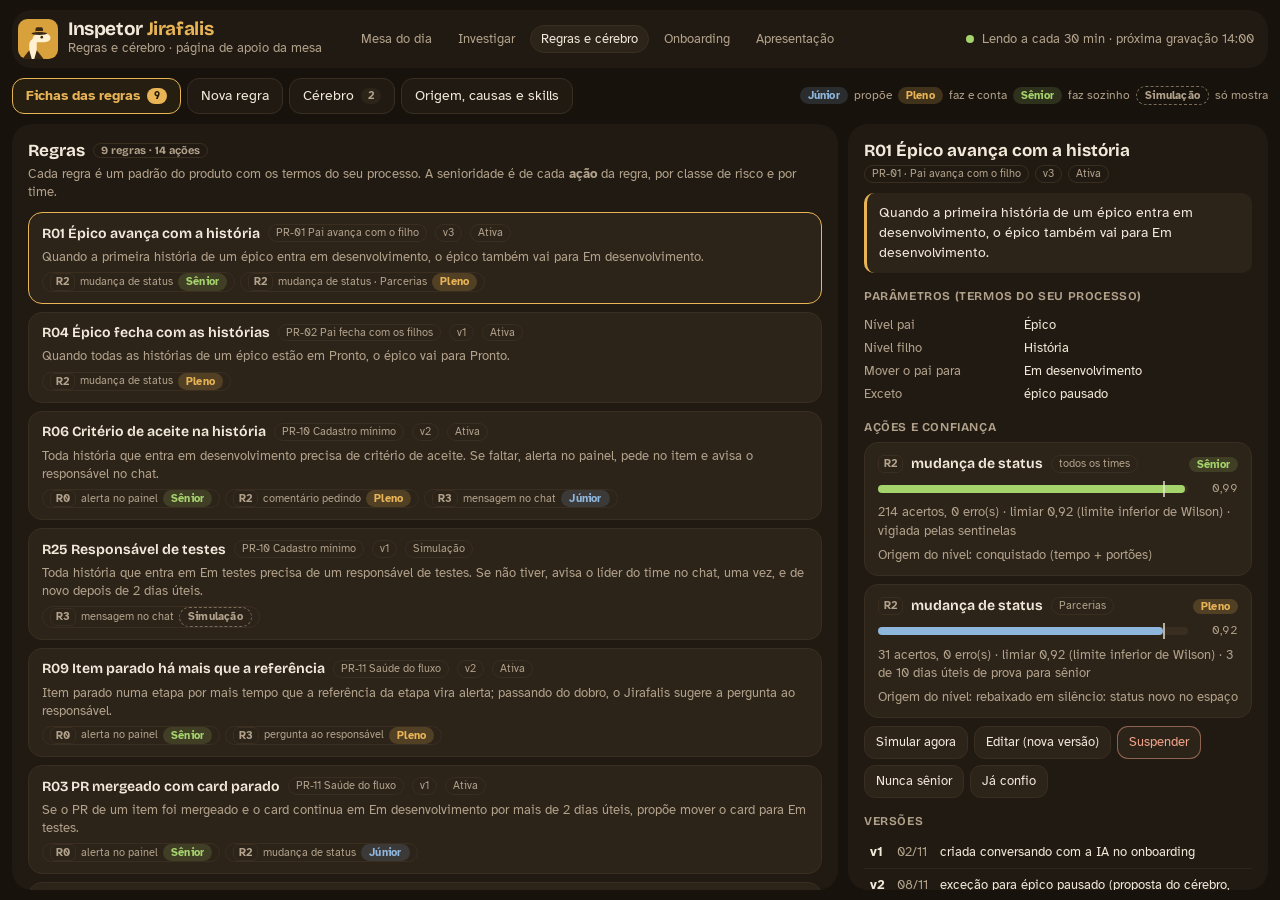
<file: prototipo/regras.html>
<!doctype html>
<html lang="pt-BR">
<head>
<meta charset="utf-8">
<meta name="viewport" content="width=device-width, initial-scale=1">
<title>Jirafalis · Regras e cérebro</title>
<!-- Inspetor Jirafalis · protótipo de interface. Dados fictícios. © Sidney de Araújo Silva. -->
<style>
@import url("https://fonts.googleapis.com/css2?family=Atkinson+Hyperlegible:wght@400;700&family=Bricolage+Grotesque:opsz,wght@12..96,200..800&display=swap");
:root { --chao: #17120c; --raia: #211a12; --alto: #2c2319; --linha: #3a2e21; --ink: #f3e9da; --mudo: #b2a28b; --apagado: #7a6c5a;
  --ambar: #e8b456; --acacia: #a5d36c; --perigo: #f2a38a; --fio: #e06c4f; --ceu-azul: #8fb6dc; --sobre-cor: #241805; --sombra: 0 18px 48px rgba(0,0,0,.45); color-scheme: dark; }
* { box-sizing: border-box; }
html, body { height: 100%; margin: 0; }
body { background: var(--chao); color: var(--ink); font: 14px/1.45 "Atkinson Hyperlegible", "Segoe UI", sans-serif; -webkit-font-smoothing: antialiased; }
button, input, select, textarea { font: inherit; color: inherit; }
button { cursor: pointer; }
:focus-visible { outline: 2px solid var(--ambar); outline-offset: 2px; }
.tela { height: 100vh; display: grid; grid-template-rows: auto auto minmax(0, 1fr); gap: 10px; padding: 10px 12px; }
.topo { display: flex; gap: 14px; align-items: center; padding: 6px 14px 6px 6px; border-radius: 20px; background: var(--raia); min-height: 58px; }
.marca { display: flex; gap: 10px; align-items: center; }
.marca svg { width: 40px; height: 40px; }
.marca h1 { font: 700 19px/1 "Bricolage Grotesque", sans-serif; margin: 0; letter-spacing: -.02em; } .marca h1 span { color: var(--ambar); }
.marca small { color: var(--mudo); font-size: 12.5px; }
.telas { display: flex; gap: 4px; margin-left: 14px; flex-wrap: wrap; } .telas a { font-size: 12.5px; color: var(--mudo); padding: 4px 10px; border-radius: 99px; border: 1px solid transparent; text-decoration: none; } .telas a:hover { border-color: var(--linha); } .telas a[aria-current] { color: var(--ink); border-color: var(--linha); background: var(--alto); }
.estado-topo { margin-left: auto; display: flex; gap: 8px; align-items: center; font-size: 12.5px; color: var(--mudo); white-space: nowrap; }
.ponto-vivo { width: 8px; height: 8px; border-radius: 50%; background: var(--acacia); display: inline-block; }
.ponto-vivo.pausa { background: var(--perigo); }
/* tarja vermelha: só existe quando há erro com efeito */
.tarja { display: none; grid-template-columns: 6px minmax(0, 1fr) auto; gap: 12px; align-items: center; background: rgba(242,163,138,.1); border: 1px solid rgba(242,163,138,.55); border-radius: 14px; padding: 9px 14px 9px 0; }
.tarja.on { display: grid; } .tarja::before { content: ""; align-self: stretch; background: var(--perigo); border-radius: 14px 0 0 14px; }
.tarja b { color: var(--perigo); font: 700 14px "Bricolage Grotesque"; } .tarja small { display: block; color: var(--mudo); font-size: 12.5px; }
.abas { display: flex; gap: 6px; align-items: center; flex-wrap: wrap; }
.aba { border: 1px solid var(--linha); background: var(--raia); border-radius: 12px; padding: 7px 13px; font-size: 13.5px; display: inline-flex; gap: 7px; align-items: center; }
.aba[aria-selected=true] { border-color: var(--ambar); color: var(--ambar); font-weight: 700; background: rgba(232,180,86,.07); }
.aba .n { font-size: 11px; background: var(--alto); color: var(--mudo); border-radius: 99px; padding: 0 7px; font-weight: 700; }
.aba[aria-selected=true] .n { background: var(--ambar); color: var(--sobre-cor); }
.legenda-niveis { margin-left: auto; display: flex; gap: 6px; font-size: 12px; color: var(--mudo); align-items: center; }
.corpo { min-height: 0; display: grid; grid-template-columns: minmax(0, 1fr) 420px; gap: 10px; }
.painel { background: var(--raia); border-radius: 20px; overflow: auto; padding: 16px; scrollbar-width: thin; scrollbar-color: var(--linha) transparent; min-height: 0; }
.painel h2 { font: 700 17px "Bricolage Grotesque"; margin: 0 0 4px; display: flex; gap: 8px; align-items: center; }
.painel h3 { font: 650 12px "Bricolage Grotesque"; color: var(--mudo); margin: 16px 0 8px; text-transform: uppercase; letter-spacing: .05em; display: flex; gap: 8px; align-items: center; }
.painel h3:first-child { margin-top: 0; }
p.sub { margin: 0 0 10px; color: var(--mudo); font-size: 13px; }
.mudo { color: var(--mudo); } .apagado { color: var(--apagado); }
.cartao { background: var(--alto); border: 1px solid var(--linha); border-radius: 14px; padding: 11px 13px; margin-bottom: 8px; display: grid; gap: 6px; }
.cartao.clicavel { cursor: pointer; text-align: left; width: 100%; } .cartao.clicavel:hover { border-color: var(--apagado); }
.cartao.sel { border-color: var(--ambar); }
.cartao .linha1 { display: flex; gap: 8px; align-items: center; flex-wrap: wrap; }
.cartao .linha1 b { font: 650 14px "Bricolage Grotesque"; }
.cartao small { color: var(--mudo); font-size: 12.5px; }
.de-para { display: flex; gap: 8px; align-items: center; font-size: 13px; flex-wrap: wrap; }
.de-para .de { color: var(--mudo); text-decoration: line-through; text-decoration-color: var(--apagado); }
.de-para .para { color: var(--ambar); font-weight: 700; }
.evid { font-size: 12.5px; color: var(--mudo); border-left: 2px solid var(--linha); padding-left: 8px; }
.tag { font-size: 11px; color: var(--mudo); border: 1px solid var(--linha); border-radius: 99px; padding: 0 7px; white-space: nowrap; }
.nivel { font-size: 10.5px; font-weight: 700; padding: 1px 8px; border-radius: 99px; white-space: nowrap; letter-spacing: .02em; }
.nivel.junior { background: rgba(143,182,220,.16); color: var(--ceu-azul); }
.nivel.pleno { background: rgba(232,180,86,.2); color: var(--ambar); }
.nivel.senior { background: rgba(165,211,108,.16); color: var(--acacia); }
.nivel.sim { background: transparent; border: 1px dashed var(--apagado); color: var(--mudo); }
.risco { font-size: 10.5px; font-weight: 700; color: var(--mudo); border: 1px solid var(--linha); border-radius: 6px; padding: 0 5px; }
.btn { display: inline-flex; align-items: center; gap: 6px; border: 1px solid var(--linha); background: var(--alto); border-radius: 11px; padding: 6px 11px; font-size: 13px; }
.btn:hover { border-color: var(--apagado); }
.btn.forte { background: var(--ambar); border-color: var(--ambar); color: var(--sobre-cor); font-weight: 700; }
.btn.bom { border-color: rgba(165,211,108,.5); color: var(--acacia); }
.btn.mau { border-color: rgba(242,163,138,.5); color: var(--perigo); }
.btn.peq { padding: 3px 9px; font-size: 12px; border-radius: 9px; }
.btn[disabled] { opacity: .45; cursor: default; }
.botoes { display: flex; flex-wrap: wrap; gap: 6px; align-items: center; }
.chips { display: flex; flex-wrap: wrap; gap: 5px; }
.chip { font-size: 12px; border: 1px solid var(--linha); background: transparent; border-radius: 99px; padding: 2px 10px; color: var(--mudo); }
.chip:hover, .chip[aria-pressed=true] { border-color: var(--perigo); color: var(--perigo); }
.feito { font-size: 12.5px; font-weight: 700; }
.feito.ok { color: var(--acacia); } .feito.nao { color: var(--perigo); }
textarea, input[type=text], input[type=number], select { width: 100%; font-size: 13.5px; background: var(--chao); border: 1px solid var(--linha); border-radius: 10px; padding: 7px 10px; }
textarea { min-height: 70px; resize: vertical; }
.grade2 { display: grid; grid-template-columns: 1fr 1fr; gap: 10px; }
.kv { display: grid; grid-template-columns: 150px minmax(0, 1fr); gap: 4px 10px; font-size: 13px; }
.kv dt { color: var(--mudo); } .kv dd { margin: 0; }
.travas { display: grid; gap: 5px; font-size: 12.5px; }
.travas div { display: flex; gap: 8px; align-items: baseline; } .travas div::before { content: "✓"; color: var(--acacia); font-weight: 700; }
/* barra de confiança: limite inferior de Wilson × limiar da classe */
.conf { display: grid; grid-template-columns: minmax(0, 1fr) 42px; gap: 8px; align-items: center; font-size: 12px; }
.conf .trilho { height: 8px; border-radius: 4px; background: var(--linha); position: relative; }
.conf .trilho i { position: absolute; left: 0; top: 0; bottom: 0; border-radius: 4px; background: var(--ceu-azul); }
.conf .trilho i.passou { background: var(--acacia); }
.conf .trilho u { position: absolute; top: -4px; bottom: -4px; width: 2px; background: var(--ink); opacity: .7; }
.conf span { text-align: right; font-variant-numeric: tabular-nums; color: var(--mudo); }
table { width: 100%; border-collapse: collapse; font-size: 12.5px; }
th { text-align: left; color: var(--mudo); font-weight: 400; font-size: 11.5px; text-transform: uppercase; letter-spacing: .04em; padding: 4px 6px; border-bottom: 1px solid var(--linha); }
td { padding: 7px 6px; border-bottom: 1px solid rgba(58,46,33,.6); vertical-align: top; }
tr:last-child td { border-bottom: 0; }
.num { font-variant-numeric: tabular-nums; text-align: right; }
.dsl { font: 12.5px/1.5 ui-monospace, "Cascadia Code", Consolas, monospace; background: var(--chao); border: 1px solid var(--linha); border-radius: 12px; padding: 10px 12px; white-space: pre; overflow: auto; color: #e9dcc6; }
.dsl .k { color: var(--ambar); } .dsl .s { color: var(--acacia); } .dsl .c { color: var(--apagado); }
.portugues { background: var(--alto); border-left: 3px solid var(--ambar); border-radius: 10px; padding: 10px 12px; font-size: 14px; }
.padroes { display: grid; grid-template-columns: repeat(auto-fill, minmax(190px, 1fr)); gap: 6px; }
.padrao-btn { text-align: left; border: 1px solid var(--linha); background: var(--alto); border-radius: 12px; padding: 8px 10px; display: grid; gap: 2px; }
.padrao-btn b { font: 650 13px "Bricolage Grotesque"; } .padrao-btn small { color: var(--mudo); font-size: 11.5px; }
.padrao-btn[aria-pressed=true] { border-color: var(--ambar); background: rgba(232,180,86,.07); }
.padrao-btn .cod { font-size: 10.5px; color: var(--ambar); font-weight: 700; }
.passos-nr { display: flex; gap: 6px; margin-bottom: 12px; flex-wrap: wrap; }
.passos-nr span { font-size: 12px; color: var(--apagado); } .passos-nr span.on { color: var(--ambar); font-weight: 700; }
.modo { display: inline-flex; border: 1px solid var(--linha); border-radius: 12px; overflow: hidden; }
.modo button { border: 0; background: transparent; padding: 7px 13px; font-size: 13px; color: var(--mudo); }
.modo button[aria-pressed=true] { background: var(--ambar); color: var(--sobre-cor); font-weight: 700; }
/* conversa com a IA */
.chat { display: grid; gap: 8px; }
.msg { max-width: 88%; border-radius: 14px; padding: 9px 12px; font-size: 13.5px; }
.msg.eu { justify-self: end; background: #3a2e21; border-bottom-right-radius: 4px; }
.msg.ia { justify-self: start; background: var(--alto); border: 1px solid var(--linha); border-bottom-left-radius: 4px; }
.msg .quem { display: block; font-size: 11px; color: var(--apagado); margin-bottom: 2px; font-weight: 700; text-transform: uppercase; letter-spacing: .04em; }
.ferr { justify-self: start; font: 12px ui-monospace, Consolas, monospace; color: var(--mudo); border: 1px dashed var(--linha); border-radius: 10px; padding: 5px 9px; }
.ferr b { color: var(--ambar); font-weight: 400; }
.resultado-sim { display: grid; gap: 5px; }
.item-sim { display: grid; grid-template-columns: 52px minmax(0, 1fr) auto; gap: 8px; font-size: 13px; background: var(--chao); border-radius: 10px; padding: 6px 9px; align-items: center; }
.item-sim .k { color: var(--ambar); font-weight: 700; font-variant-numeric: tabular-nums; }
.criterios { display: grid; gap: 4px; font-size: 12.5px; }
.criterios div { display: grid; grid-template-columns: 18px 150px minmax(0, 1fr); gap: 6px; }
.criterios .ok { color: var(--acacia); font-weight: 700; }
.diff { font: 12px/1.5 ui-monospace, Consolas, monospace; background: var(--chao); border-radius: 10px; padding: 8px 10px; white-space: pre-wrap; }
.diff .mais { color: var(--acacia); } .diff .menos { color: var(--perigo); }
.sentinelas { display: grid; grid-template-columns: 1fr 1fr; gap: 6px; }
.sentinela { background: var(--alto); border-radius: 12px; padding: 8px 10px; font-size: 12.5px; display: grid; gap: 2px; }
.sentinela b { font: 650 13px "Bricolage Grotesque"; display: flex; gap: 6px; align-items: center; }
.sentinela b::before { content: ""; width: 8px; height: 8px; border-radius: 50%; background: var(--acacia); }
.sentinela.disparou b::before { background: var(--ambar); }
.pilha { display: flex; height: 12px; border-radius: 6px; overflow: hidden; background: var(--linha); }
.pilha i { display: block; height: 100%; }
.leg-origem { display: flex; gap: 12px; flex-wrap: wrap; font-size: 12px; color: var(--mudo); margin-bottom: 8px; }
.leg-origem i { display: inline-block; width: 10px; height: 10px; border-radius: 3px; margin-right: 5px; vertical-align: -1px; }
.vazio { color: var(--apagado); font-size: 13px; padding: 14px; text-align: center; border: 1px dashed var(--linha); border-radius: 14px; }
.nota { font-size: 12.5px; color: var(--mudo); background: rgba(232,180,86,.06); border: 1px solid rgba(232,180,86,.25); border-radius: 12px; padding: 9px 12px; }
#toast { position: fixed; right: 16px; bottom: 16px; background: var(--ink); color: var(--chao); padding: 10px 14px; border-radius: 12px; font-size: 13px; box-shadow: var(--sombra); display: none; max-width: 420px; z-index: 9; }
@media (max-width: 1100px) { .corpo { grid-template-columns: 1fr; } .tela { height: auto; } }
</style>
<link rel="stylesheet" href="analises.css">
</head>
<body>
<div class="tela">
  <header class="topo">
    <div class="marca">
      <svg aria-hidden="true" viewBox="0 0 64 64"><rect width="64" height="64" rx="15" fill="#d9a13b"/><path d="M18 64V41q0-8 8-9h4v32z" fill="#fff1d2"/><path d="M7 64l11-14 4 14z" fill="#3a2812"/><path d="M41 64L30 50l-4 14z" fill="#3a2812"/><path d="M23 34c0-7 5-11 12-11h7c6 0 10 3 10 7s-4 7-10 7H30c-4 0-7-1-7-3z" fill="#fff1d2"/><circle cx="38" cy="29" r="2.1" fill="#3a2812"/><path d="M28 23v-7q0-3 3-3h6q3 0 3 3v7z" fill="#3a2812"/><rect x="28" y="19.2" width="12" height="2.4" fill="#d9a13b"/><ellipse cx="34" cy="23.2" rx="12.5" ry="2.3" fill="#3a2812"/></svg>
      <div><h1>Inspetor <span>Jirafalis</span></h1><small>Regras e cérebro · página de apoio da mesa</small></div>
    </div>
    <nav class="telas" aria-label="Telas do protótipo"><a href="mesa.html">Mesa do dia</a><a href="escala.html">Investigar</a><a href="regras.html" aria-current="page">Regras e cérebro</a><a href="onboarding.html">Onboarding</a><a href="../index.html">Apresentação</a></nav>
    <div class="estado-topo" id="estado-topo"></div>
  </header>
  <div>
    <div class="tarja" id="tarja" role="alert">
      <div><b>R23 v2 · preencher campo Time · Mobile · gravou o valor errado</b>
        <small>Onde: #219 "Push de pedido", campo Time = "Plataforma", hoje 14:05 · Como soube: verificação depois de gravar (o responsável é do time Mobile)</small>
        <small>Já feito: valor desfeito (voltou a vazio) · ação rebaixada para júnior · o cérebro abriu uma proposta de melhoria</small></div>
      <div class="botoes"><button class="btn peq" data-ir="log">Ver no log</button><button class="btn peq" id="tarja-vista">Vi</button></div>
    </div>
    <div class="abas" role="tablist" id="abas"></div>
  </div>
  <main class="corpo">
    <section class="painel" id="principal" aria-live="polite"></section>
    <aside class="painel" id="lado"></aside>
  </main>
</div>
<div id="toast" role="status"></div>
<script src="analises.js"></script>
<script>
// ---------- Atmosfera do processo (fictícia) ----------
const ETAPAS = ["A fazer", "Em desenvolvimento", "Em revisão (PR)", "Em testes", "Em validação", "Pronto"];
const TIMES = ["Pagamentos", "Onboarding", "Plataforma", "Checkout", "Antifraude", "Mobile", "Dados", "Parcerias", "Suporte interno"];
const NIVEIS = { junior: "Júnior", pleno: "Pleno", senior: "Sênior", sim: "Simulação" };
const CLASSES = {
  R0: { nome: "leitura", limiar: null, prova: 0, ex: "alerta no painel, relatório" },
  R1: { nome: "campo silencioso", limiar: .85, prova: 5, ex: "campo obrigatório, herança, de-para" },
  R2: { nome: "fluxo visível", limiar: .92, prova: 10, ex: "mudança de status, comentário" },
  R3: { nome: "mensagem a pessoas", limiar: .95, prova: 15, ex: "chat do time, pergunta ao dev" },
};
// itens do quadro (os mesmos do mapa de atuação)
const ITENS = [
  [100, "Criação de endpoint de estorno", "André Souza", "Pagamentos", 1, 10, "d"], [107, "Fila de retentativa", "Ana Lima", "Pagamentos", 4, 1, ""],
  [114, "Template do recibo", "Bruno Reis", "Pagamentos", 2, 3, ""], [121, "Leitura do CPF", "Carla Mendes", "Onboarding", 1, 2, ""],
  [128, "Captura da selfie", "Diego Prado", "Onboarding", 3, 5, "q"], [135, "E-mail de boas-vindas", "Elisa Rocha", "Onboarding", 5, 1, ""],
  [142, "Painel de latência", "Fábio Nunes", "Plataforma", 1, 1, ""], [149, "Padrão de log", "Gabriela Dias", "Plataforma", 4, 4, ""],
  [156, "Contador de mensagens", "Heitor Alves", "Plataforma", 5, 3, ""], [163, "Tokenização do cartão", "Igor Campos", "Checkout", 1, 7, "d"],
  [170, "Validação do cupom", "Júlia Ramos", "Checkout", 2, 1, ""], [177, "Cálculo de frete", "Kauê Lopes", "Checkout", 1, 2, ""],
  [184, "Bloqueio por CEP", "Lara Pinto", "Antifraude", 3, 4, "q"], [191, "Cadastro de exceção", "Marcos Teles", "Antifraude", 1, 3, ""],
  [198, "Fila do analista", "Nina Duarte", "Antifraude", 2, 1, ""], [205, "Biometria no Android", "Otávio Melo", "Mobile", 1, 6, "d"],
  [212, "Tema escuro nas telas", "Paula Freitas", "Mobile", 3, 1, ""], [219, "Push de pedido", "Rafael Costa", "Mobile", 1, 1, ""],
  [226, "Exportação assíncrona", "Sara Moura", "Dados", 3, 6, "q"], [233, "Seletor de datas", "Tiago Neves", "Dados", 4, 1, ""],
  [240, "Cache por cliente", "Úrsula Brito", "Dados", 1, 4, ""], [247, "Importação do catálogo", "Vítor Lemos", "Parcerias", 1, 9, "d"],
  [254, "Cálculo do repasse", "Wanda Sales", "Parcerias", 2, 2, ""], [261, "Assinatura do contrato", "Yara Torres", "Parcerias", 0, 1, ""],
  [268, "Busca por CPF", "Zeca Matos", "Suporte interno", 1, 3, ""], [275, "Macros no chat", "Bia Farias", "Suporte interno", 5, 1, ""],
  [282, "Linha do tempo do cliente", "Caio Vidal", "Suporte interno", 2, 1, ""],
].map(([k, titulo, dev, time, etapa, dias, marca]) => ({ k, titulo, dev, time, etapa, dias, marca }));
const REF = [3, 4, 2, 2, 2, 0];

// ---------- Padrões de regra do produto (PR-01 a PR-14) ----------
const PADROES = {
  "PR-01": ["Pai avança com o filho", "Pai em estado inicial passa a em andamento quando um filho começa", [["Nível pai", "sel", ["Épico", "História"], "Épico"], ["Nível filho", "sel", ["História", "Task"], "História"], ["Mover o pai para", "sel", ETAPAS, "Em desenvolvimento"]]],
  "PR-02": ["Pai fecha com os filhos", "Pai conclui quando todos os filhos atingem um conjunto de estados", [["Nível pai", "sel", ["Épico", "História"], "Épico"], ["Filhos em", "sel", ["Pronto", "Em validação"], "Pronto"], ["Ignorar filhos", "txt", null, "cancelados"]]],
  "PR-03": ["Pai reabre com filho aberto", "Pai concluído volta quando um filho ainda não terminou", [["Nível pai", "sel", ["Épico", "História"], "Épico"], ["Voltar o pai para", "sel", ETAPAS, "Em desenvolvimento"]]],
  "PR-04": ["Estado da janela", "Item com a data D fica no estado E durante a janela", [["Campo de data", "sel", ["Data de entrega", "Prazo"], "Data de entrega"], ["Duração (dias)", "num", null, 30], ["Estado na janela", "txt", null, "Em validação"]]],
  "PR-05": ["Transição em data", "No dia da data, a partir de uma hora, move o item", [["Campo de data", "sel", ["Data de entrega", "Prazo"], "Data de entrega"], ["A partir das", "txt", null, "09:00"], ["Mover para", "sel", ETAPAS, "Pronto"]]],
  "PR-06": ["Transição com evidência", "Só move se a evidência (anexo ou campo) atende critérios", [["Evidência", "sel", ["Link do PR", "Anexo de testes", "Link do deploy"], "Link do deploy"], ["Ao entrar em", "sel", ETAPAS, "Pronto"]]],
  "PR-07": ["Herança de campo", "Filho vazio recebe o valor do pai", [["Campo", "sel", ["Time", "Componente", "Prazo"], "Time"], ["De / para", "sel", ["Épico → História", "História → Task"], "Épico → História"]]],
  "PR-08": ["Inferência de valor", "Preenche um campo vazio por inferência", [["Campo", "sel", ["Data de entrega", "Time", "Responsável de testes"], "Data de entrega"], ["Como inferir", "sel", ["data em que entrou em Pronto", "time do responsável", "quem moveu por último"], "data em que entrou em Pronto"]]],
  "PR-09": ["De-para declarado", "Troca um valor antigo por um novo", [["Campo", "sel", ["Componente", "Time"], "Componente"], ["De → para", "txt", null, "App antigo → Mobile"]]],
  "PR-10": ["Cadastro mínimo", "Campo vazio, curto ou inválido gera alerta ou pedido", [["Ao entrar em", "sel", ETAPAS, "Em testes"], ["Campo exigido", "sel", ["Responsável de testes", "Critério de aceite", "Descrição", "Link do PR"], "Responsável de testes"], ["O que fazer", "sel", ["alerta no painel", "comentário pedindo", "aviso no chat do time"], "aviso no chat do time"], ["Avisar quem", "sel", ["líder do time", "responsável do item", "gestor"], "líder do time"]]],
  "PR-11": ["Saúde do fluxo", "Parado há N dias úteis, etapa pulada, pai e filho incoerentes", [["Etapa", "sel", ["qualquer etapa", ...ETAPAS.slice(0, 5)], "qualquer etapa"], ["Parado há mais de (dias úteis)", "num", null, 5], ["O que fazer", "sel", ["alerta no painel", "pergunta ao responsável", "comentário no item"], "alerta no painel"]]],
  "PR-12": ["Vínculo entre espaços", "Item precisa estar ligado a um item de outro espaço", [["Item", "sel", ["História", "Bug"], "Bug"], ["Ligado a", "txt", null, "ocorrência do Suporte"], ["Janela (dias)", "num", null, 7]]],
  "PR-13": ["Relatório e aviso agendado", "Resumo para um canal, num horário", [["Conteúdo", "sel", ["resumo da semana", "itens parados", "padrões entre times"], "resumo da semana"], ["Canal", "sel", ["chat do gestor", "chat do time", "e-mail"], "chat do gestor"], ["Quando", "txt", null, "sexta, 17:00"]]],
  "PR-14": ["Confiança por time", "Nota de confiabilidade do dado por time", [["Critérios", "txt", null, "descrição, aceite, responsável, data"], ["Mostrar para", "sel", ["gestor", "líderes", "todos"], "gestor"]]],
};

// ---------- Regras do cliente fictício ----------
// unidades: [ação, classe, escopo, nível, acertos, erros, dias em pleno, origem do nível]
const REGRAS = [
  { id: "R01", nome: "Épico avança com a história", padrao: "PR-01", v: 3, modo: "Ativa",
    frase: "Quando a primeira história de um épico entra em desenvolvimento, o épico também vai para Em desenvolvimento.",
    params: { "Nível pai": "Épico", "Nível filho": "História", "Mover o pai para": "Em desenvolvimento", "Exceto": "épico pausado" },
    unidades: [["mudança de status", "R2", "todos os times", "senior", 214, 0, 22, "conquistado (tempo + portões)"], ["mudança de status", "R2", "Parcerias", "pleno", 31, 0, 3, "rebaixado em silêncio: status novo no espaço"]],
    versoes: [["v1", "02/11", "criada conversando com a IA no onboarding"], ["v2", "08/11", "exceção para épico pausado (proposta do cérebro, aprovada)"], ["v3", "14/11", "ignora épicos cancelados; herdou o nível (replay 100%)"]],
    excecoes: [["Épico pausado", "o time combinou pausar sem mexer nos filhos", "08/11"]] },
  { id: "R04", nome: "Épico fecha com as histórias", padrao: "PR-02", v: 1, modo: "Ativa",
    frase: "Quando todas as histórias de um épico estão em Pronto, o épico vai para Pronto.",
    params: { "Nível pai": "Épico", "Filhos em": "Pronto", "Ignorar filhos": "cancelados", "Mínimo de filhos": "1" },
    unidades: [["mudança de status", "R2", "todos os times", "pleno", 38, 0, 6, "conquistado (0,93 ≥ 0,92)"]],
    versoes: [["v1", "03/11", "criada no painel, pelo formulário"]], excecoes: [] },
  { id: "R06", nome: "Critério de aceite na história", padrao: "PR-10", v: 2, modo: "Ativa",
    frase: "Toda história que entra em desenvolvimento precisa de critério de aceite. Se faltar, alerta no painel, pede no item e avisa o responsável no chat.",
    params: { "Ao entrar em": "Em desenvolvimento", "Campo exigido": "Critério de aceite", "O que fazer": "alerta + comentário + chat", "Avisar quem": "responsável do item" },
    unidades: [["alerta no painel", "R0", "todos os times", "senior", 96, 2, 0, "nasceu sênior (leitura)"], ["comentário pedindo", "R2", "todos os times", "pleno", 44, 1, 7, "conquistado"], ["mensagem no chat", "R3", "todos os times", "junior", 19, 3, 0, "ensaio: rascunhos aprovados"]],
    versoes: [["v1", "02/11", "criada conversando com a IA no onboarding"], ["v2", "10/11", "mensagem sem citar o líder (12 edições iguais)"]], excecoes: [] },
  { id: "R25", nome: "Responsável de testes", padrao: "PR-10", v: 1, modo: "Simulação",
    frase: "Toda história que entra em Em testes precisa de um responsável de testes. Se não tiver, avisa o líder do time no chat, uma vez, e de novo depois de 2 dias úteis.",
    params: { "Ao entrar em": "Em testes", "Campo exigido": "Responsável de testes", "O que fazer": "aviso no chat do time", "Avisar quem": "líder do time", "Repetir": "a cada 2 dias úteis" },
    unidades: [["mensagem no chat", "R3", "todos os times", "sim", 0, 0, 0, "nasceu hoje no onboarding"]],
    versoes: [["v1", "22/11", "criada conversando com a IA no onboarding (hoje)"]], excecoes: [] },
  { id: "R09", nome: "Item parado há mais que a referência", padrao: "PR-11", v: 2, modo: "Ativa",
    frase: "Item parado numa etapa por mais tempo que a referência da etapa vira alerta; passando do dobro, o Jirafalis sugere a pergunta ao responsável.",
    params: { "Etapa": "qualquer etapa", "Referência": "por etapa (3, 4, 2, 2, 2 dias úteis)", "O que fazer": "alerta + pergunta ao responsável" },
    unidades: [["alerta no painel", "R0", "todos os times", "senior", 140, 6, 0, "nasceu sênior (leitura)"], ["pergunta ao responsável", "R3", "todos os times", "pleno", 61, 2, 4, "ensaio aprovado: 0,95"]],
    versoes: [["v1", "04/11", "criada no painel"], ["v2", "12/11", "referência por etapa, não fixa"]], excecoes: [["Suporte interno", "fluxo contínuo, sem sprint: referência própria", "12/11"]] },
  { id: "R03", nome: "PR mergeado com card parado", padrao: "PR-11", v: 1, modo: "Ativa",
    frase: "Se o PR de um item foi mergeado e o card continua em Em desenvolvimento por mais de 2 dias úteis, propõe mover o card para Em testes.",
    params: { "Etapa": "Em desenvolvimento", "Sinal do git": "PR mergeado", "Parado há mais de (dias úteis)": "2", "O que fazer": "mover para Em testes" },
    unidades: [["alerta no painel", "R0", "todos os times", "senior", 12, 0, 0, "nasceu sênior (leitura)"], ["mudança de status", "R2", "todos os times", "junior", 6, 0, 0, "regra candidata do padrão entre times"]],
    versoes: [["v1", "20/11", "nasceu de um padrão entre times no mapa de atuação (4 times)"]], excecoes: [] },
  { id: "R23", nome: "Time herdado do épico", padrao: "PR-07", v: 2, modo: "Ativa",
    frase: "História sem o campo Time recebe o time do épico.",
    params: { "Campo": "Time", "De / para": "Épico → História", "Só se": "o campo estiver vazio" },
    unidades: [["preenchimento de campo", "R1", "todos os times", "senior", 188, 0, 9, "conquistado (tempo + portões)"]],
    versoes: [["v1", "02/11", "criada conversando com a IA no onboarding"], ["v2", "11/11", "não preenche épico sem time"]], excecoes: [] },
  { id: "R30", nome: "Resumo da semana para o gestor", padrao: "PR-13", v: 1, modo: "Ativa",
    frase: "Toda sexta às 17h, um resumo no chat do gestor: padrões entre times, casos que pediram ação e o que as regras fizeram.",
    params: { "Conteúdo": "resumo da semana", "Canal": "chat do gestor", "Quando": "sexta, 17:00" },
    unidades: [["relatório", "R0", "gestor", "senior", 3, 0, 0, "nasceu sênior (leitura)"]],
    versoes: [["v1", "05/11", "criada conversando com a IA"]], excecoes: [] },
  { id: "R05", nome: "Data de entrega ao chegar em Pronto", padrao: "PR-08", v: 1, modo: "Ativa",
    frase: "Quando o item entra em Pronto e a Data de entrega está vazia, preenche com a data em que entrou.",
    params: { "Campo": "Data de entrega", "Como inferir": "data em que entrou em Pronto", "Só se": "o campo estiver vazio" },
    unidades: [["preenchimento de campo", "R1", "todos os times", "pleno", 21, 0, 2, "conquistado (0,89 ≥ 0,85)"]],
    versoes: [["v1", "09/11", "criada no painel, pelo formulário"]], excecoes: [] },
];

// ---------- Estado ----------
const S = { aba: "regras", regra: "R01", modoNova: "painel", padrao: "PR-11", params: null, simulou: false, pausa: false, liberadas: 0, decisoes: {}, eufiz: {}, rascunhos: {}, propostas: {}, criadas: 0, chatPasso: 0 };
const $ = s => document.querySelector(s);
const esc = s => String(s).replace(/[&<>"]/g, c => ({ "&": "&amp;", "<": "&lt;", ">": "&gt;", '"': "&quot;" }[c]));
function toast(t) { const el = $("#toast"); el.textContent = t; el.style.display = "block"; clearTimeout(toast.t); toast.t = setTimeout(() => el.style.display = "none", 3800); }
// limite inferior de Wilson (95% unilateral, z = 1,645); "meio erro" já vem somado em erros
function wilson(acertos, n) { if (!n) return 0; const z = 1.645, p = acertos / n, z2 = z * z; return (p + z2 / (2 * n) - z * Math.sqrt(p * (1 - p) / n + z2 / (4 * n * n))) / (1 + z2 / n); }
const nivelTag = n => `<span class="nivel ${n}">${NIVEIS[n]}</span>`;

// ---------- Fila do dia ----------
const PROPOSTAS_JR = [
  { id: "j1", regra: "R03", item: 100, de: "Em desenvolvimento", para: "Em testes", evid: "PR #20 mergeado há 6 dias úteis · deploy em homologação às 11:12" },
  { id: "j2", regra: "R03", item: 163, de: "Em desenvolvimento", para: "Em testes", evid: "PR #47 mergeado há 4 dias úteis" },
  { id: "j3", regra: "R03", item: 205, de: "Em desenvolvimento", para: "Em testes", evid: "PR #65 mergeado há 3 dias úteis · 1 PR ainda aberto no mesmo item" },
  { id: "j4", regra: "R03", item: 247, de: "Em desenvolvimento", para: "Em testes", evid: "PR #83 mergeado há 5 dias úteis" },
];
const RASCUNHOS = [
  { id: "r1", regra: "R06", item: 121, para: "Carla Mendes (chat do time Onboarding)", texto: "Oi, Carla! O #121 \"Leitura do CPF\" entrou em desenvolvimento sem critério de aceite. Consegue incluir hoje? Assim o teste já sabe o que conferir." },
  { id: "r2", regra: "R06", item: 240, para: "Úrsula Brito (chat do time Dados)", texto: "Oi, Úrsula! O #240 \"Cache por cliente\" está sem critério de aceite. Pode escrever como o teste vai saber que ficou pronto?" },
];
const EUFIZ = [
  { id: "f1", regra: "R04", hora: "09:02", texto: "Épico \"Ferramentas do atendimento\" → Pronto (3 de 3 histórias em Pronto)" },
  { id: "f2", regra: "R05", hora: "09:02", texto: "#135 \"E-mail de boas-vindas\": Data de entrega = 21/11 (entrou em Pronto nesse dia)" },
  { id: "f3", regra: "R06", hora: "09:03", texto: "#240 \"Cache por cliente\": comentário pedindo critério de aceite" },
  { id: "f4", regra: "R09", hora: "11:30", texto: "Pergunta enviada a Vítor Lemos sobre o #247 (9 dias úteis em desenvolvimento)" },
];
const MOTIVOS = ["valor errado", "item é exceção", "hora errada", "pessoa errada", "já resolvido"];
const item = k => ITENS.find(i => i.k === k);

function fila() {
  const pend = PROPOSTAS_JR.filter(p => !S.decisoes[p.id]).length + RASCUNHOS.filter(r => !S.rascunhos[r.id]).length;
  return `<h2>Hoje, 22/11 <span class="tag">${pend} esperando você</span></h2>
  <p class="sub">Júnior propõe e espera você. Pleno faz nos horários agendados e conta o que fez. Sênior faz sozinho e só aparece se der erro.</p>
  <h3>${nivelTag("junior")} Esperando o seu Liberar</h3>
  ${PROPOSTAS_JR.map(p => { const it = item(p.item), d = S.decisoes[p.id]; return `<div class="cartao">
    <div class="linha1"><span class="risco">R2</span><b>#${it.k} ${esc(it.titulo)}</b><span class="tag">${it.time}</span><span class="tag">${it.dev}</span><span class="tag" style="margin-left:auto">${p.regra} · mudança de status</span></div>
    <div class="de-para"><span class="de">${p.de}</span>→<span class="para">${p.para}</span></div>
    <div class="evid">${p.evid}</div>
    ${d ? `<div class="feito ${d.ok ? "ok" : "nao"}">${d.ok ? `Liberado · grava às 14:00${d.editado ? " (editado)" : ""}` : `Reprovado · motivo: ${d.motivo}`} <button class="btn peq" data-desfaz-dec="${p.id}">Voltar atrás</button></div>`
      : `<div class="botoes"><button class="btn bom" data-lib="${p.id}">Liberar</button><button class="btn" data-edit="${p.id}">Editar e liberar</button><span class="mudo" style="font-size:12px">Reprovar porque:</span><span class="chips">${MOTIVOS.map(m => `<button class="chip" data-rep="${p.id}" data-mot="${m}">${m}</button>`).join("")}</span></div>`}
  </div>`; }).join("")}
  <h3>${nivelTag("junior")} Ensaio de mensagem (R3) · rascunhos para aprovar</h3>
  <p class="sub">Mensagem a pessoas não tem volta. Antes de ganhar o canal, a ação ensaia: você aprova o texto e o destinatário.</p>
  ${RASCUNHOS.map(r => { const d = S.rascunhos[r.id]; return `<div class="cartao">
    <div class="linha1"><span class="risco">R3</span><b>Para ${esc(r.para)}</b><span class="tag" style="margin-left:auto">${r.regra} · mensagem no chat</span></div>
    ${d ? `<div class="evid">${esc(d.texto)}</div><div class="feito ${d.ok ? "ok" : "nao"}">${d.ok ? (d.editado ? "Aprovado com edição (conta meio acerto)" : "Aprovado sem edição") : "Descartado"}</div>`
      : `<textarea id="txt-${r.id}">${esc(r.texto)}</textarea><div class="botoes"><button class="btn bom" data-apr="${r.id}">Aprovar e enviar</button><button class="btn mau" data-desc="${r.id}">Descartar</button></div>`}
  </div>`; }).join("")}
  <h3>${nivelTag("pleno")} Eu fiz · desde a última vez que você olhou</h3>
  ${EUFIZ.map(f => `<div class="cartao"><div class="linha1"><span class="tag">${f.hora}</span><b style="font-weight:400;font-family:inherit;font-size:13.5px">${esc(f.texto)}</b><span class="tag" style="margin-left:auto">${f.regra}</span></div>
    ${S.eufiz[f.id] ? `<div class="feito nao">Desfeito: a foto do antes foi restaurada; a ação voltou a júnior.</div>` : `<div class="botoes"><button class="btn peq" data-desfaz="${f.id}">Desfazer</button><span class="apagado" style="font-size:12px">Não fazer nada também é um sinal: conta como acerto.</span></div>`}</div>`).join("")}
  <h3>${nivelTag("senior")} Sênior</h3>
  <div class="cartao"><div class="linha1"><b style="font-weight:400;font-family:inherit">23 ações sênior hoje · nenhum erro com efeito.</b><button class="btn peq" data-ir="log" style="margin-left:auto">Ver no log</button></div>
  <small>Sênior não reporta: o log é o registro. Se uma ação sênior errar com efeito, aparece uma tarja vermelha no topo.</small></div>
  <h3>${nivelTag("sim")} Em simulação · só mostra o que faria</h3>
  <div class="cartao"><div class="linha1"><b>R25 Responsável de testes</b><span class="tag" style="margin-left:auto">nasceu hoje no onboarding</span></div>
  <small>Se estivesse ativa hoje, avisaria 3 líderes: #128 Captura da selfie (Onboarding), #184 Bloqueio por CEP (Antifraude), #226 Exportação assíncrona (Dados).</small>
  <div class="botoes"><button class="btn peq" data-abre-regra="R25">Abrir a ficha</button></div></div>`;
}
function ladoFila() {
  return `<h3>Execução</h3>
  <div class="cartao"><div class="linha1"><b>Gravação agendada · hoje 14:00</b></div>
  <small>${S.liberadas} liberada(s) por você + ações de pleno. O Jirafalis lê o quadro de novo antes de gravar e grava de uma vez.</small>
  <div class="botoes"><button class="btn forte" id="gravar" ${S.pausa ? "disabled" : ""}>Gravar agora</button><button class="btn ${S.pausa ? "bom" : "mau"}" id="pausa">${S.pausa ? "Retomar" : "Pausa geral"}</button></div></div>
  <div class="kv" style="margin:8px 2px"><dt>Próxima leitura</dt><dd>12:30 (a cada 30 min, só lendo)</dd><dt>Horários de escrita</dt><dd>09:00 · 14:00 · 17:30</dd><dt>Regras ativas</dt><dd>8 ativas · 1 em simulação</dd><dt>Ações por nível</dt><dd>${nivelTag("senior")} 6 &nbsp;${nivelTag("pleno")} 5 &nbsp;${nivelTag("junior")} 2 &nbsp;${nivelTag("sim")} 1</dd></div>
  <h3>Travas que valem para toda escrita</h3>
  <div class="travas">
    <div>Toda regra nasce em Simulação e no nível júnior</div><div>Estreia de 1 item; depois, lote de no máximo 20 por execução</div>
    <div>Releitura do item imediatamente antes de gravar</div><div>Foto do antes em toda escrita: tudo pode ser desfeito</div>
    <div>No máximo 1 escrita por item por execução</div><div>Não mexe em item que uma pessoa mudou nas últimas 24 h</div>
    <div>Estados protegidos: só o responsável humano move</div><div>Guarda contra laço entre regras e automações</div>
    <div>Para sozinho se os erros passarem do limite</div><div>Exceções com motivo e data, revisadas</div>
    <div>Campo só é preenchido se estiver vazio</div><div>Assinatura própria em tudo o que escreve</div>
  </div>
  <h3>Onde os avisos chegam</h3>
  <div class="kv"><dt>Comentário no item</dt><dd>Jira, Azure DevOps…</dd><dt>Chat do time</dt><dd>Slack, Teams, Google Chat</dd><dt>Chat do gestor</dt><dd>resumos (R30)</dd><dt>Retorno</dt><dd>sem resposta em 24 h, volta para você</dd></div>`;
}

// ---------- Regras e ficha ----------
function listaRegras() {
  return `<h2>Regras <span class="tag">${REGRAS.length} regras · ${REGRAS.reduce((a, r) => a + r.unidades.length, 0)} ações</span></h2>
  <p class="sub">Cada regra é um padrão do produto com os termos do seu processo. A senioridade é de cada <b>ação</b> da regra, por classe de risco e por time.</p>
  ${REGRAS.map(r => `<button class="cartao clicavel ${S.regra === r.id ? "sel" : ""}" data-regra="${r.id}">
    <span class="linha1"><b>${r.id} ${esc(r.nome)}</b><span class="tag">${r.padrao} ${PADROES[r.padrao][0]}</span><span class="tag">v${r.v}</span><span class="tag">${r.modo}</span></span>
    <small>${esc(r.frase)}</small>
    <span class="chips">${r.unidades.map(u => `<span class="tag" style="display:inline-flex;gap:5px;align-items:center"><span class="risco">${u[1]}</span>${u[0]}${u[2] !== "todos os times" ? " · " + u[2] : ""} ${nivelTag(u[3])}</span>`).join("")}</span>
  </button>`).join("")}
  <div class="botoes" style="margin-top:6px"><button class="btn forte" data-ir="nova">Nova regra</button></div>`;
}
function ficha(id) {
  const r = REGRAS.find(x => x.id === id);
  return `<h2>${r.id} ${esc(r.nome)}</h2>
  <div class="botoes" style="margin-bottom:10px"><span class="tag">${r.padrao} · ${PADROES[r.padrao][0]}</span><span class="tag">v${r.v}</span><span class="tag">${r.modo}</span></div>
  <div class="portugues">${esc(r.frase)}</div>
  <h3>Parâmetros (termos do seu processo)</h3>
  <dl class="kv">${Object.entries(r.params).map(([k, v]) => `<dt>${k}</dt><dd>${esc(v)}</dd>`).join("")}</dl>
  <h3>Ações e confiança</h3>
  ${r.unidades.map(([acao, cl, escopo, nv, ac, er, dp, origem]) => { const n = ac + er, ic = cl === "R0" ? 1 - er / Math.max(n, 1) : wilson(ac, n), lim = CLASSES[cl].limiar; return `<div class="cartao">
    <div class="linha1"><span class="risco">${cl}</span><b>${acao}</b><span class="tag">${escopo}</span><span style="margin-left:auto">${nivelTag(nv)}</span></div>
    ${cl === "R0" ? `<small>Leitura nasce sênior; a confiança mede falsos positivos: ${er} dispensado(s) em ${n}.</small>` : n ? `<div class="conf"><div class="trilho"><i class="${ic >= lim ? "passou" : ""}" style="width:${(ic * 100).toFixed(0)}%"></i><u style="left:${lim * 100}%" title="limiar da classe"></u></div><span>${ic.toFixed(2).replace(".", ",")}</span></div>
    <small>${ac} acertos, ${er} erro(s) · limiar ${String(lim).replace(".", ",")} (limite inferior de Wilson) · ${nv === "pleno" ? `${dp} de ${CLASSES[cl].prova} dias úteis de prova para sênior` : nv === "senior" ? "vigiada pelas sentinelas" : "faltam liberações limpas para pleno"}</small>` : `<small>Sem evidência ainda: em simulação, mostra o que faria.</small>`}
    <small class="apagado">Origem do nível: ${origem}</small>
  </div>`; }).join("")}
  <div class="botoes"><button class="btn" data-sim-regra="${r.id}">Simular agora</button><button class="btn">Editar (nova versão)</button><button class="btn mau">Suspender</button><button class="btn">Nunca sênior</button><button class="btn">Já confio</button></div>
  <h3>Versões</h3>
  <table><tbody>${r.versoes.map(v => `<tr><td><b>${v[0]}</b></td><td class="mudo">${v[1]}</td><td>${esc(v[2])}</td></tr>`).join("")}</tbody></table>
  <h3>Exceções</h3>
  ${r.excecoes.length ? `<table><tbody>${r.excecoes.map(e => `<tr><td><b>${esc(e[0])}</b></td><td>${esc(e[1])}</td><td class="mudo">${e[2]}</td></tr>`).join("")}</tbody></table>` : `<p class="sub">Nenhuma.</p>`}
  <h3>Plano de promoção</h3>
  <p class="sub">Júnior → pleno pelo limite inferior de confiança da classe. Pleno → sênior por tempo, com portões: sem erro nem desfeita, versão estável, sem deriva, sem melhoria pendente e evidência variada. Erro com efeito volta a júnior.</p>`;
}

// ---------- Nova regra: com e sem a IA ----------
function paramsPadrao(cod) { const o = {}; PADROES[cod][2].forEach(([l, , , d]) => o[l] = d); return o; }
function frasePortugues(cod, p) {
  const v = Object.values(p);
  switch (cod) {
    case "PR-10": return `Toda história que entra em ${p["Ao entrar em"]} precisa de ${p["Campo exigido"]}. Se faltar: ${p["O que fazer"]}, para o ${p["Avisar quem"]}.`;
    case "PR-11": return `Item parado ${p["Etapa"] === "qualquer etapa" ? "em qualquer etapa" : "em " + p["Etapa"]} há mais de ${p["Parado há mais de (dias úteis)"]} dias úteis: ${p["O que fazer"]}.`;
    case "PR-01": return `Quando um(a) ${p["Nível filho"]} começa, o ${p["Nível pai"]} vai para ${p["Mover o pai para"]}.`;
    default: return `${PADROES[cod][1]}: ${v.join(" · ")}.`;
  }
}
function dsl(cod, p) {
  const nome = PADROES[cod][0].toLowerCase().replace(/ /g, "-").normalize("NFD").replace(/[̀-ͯ]/g, "");
  const ent = Object.entries(p).map(([k, v]) => `    <span class="k">"${k}"</span>: ${typeof v === "number" ? v : `<span class="s">"${esc(v)}"</span>`}`).join(",\n");
  const escrita = /alerta|relat|Confiança/.test(JSON.stringify(p)) && !/comentário|chat|pergunta|Mover|Voltar/.test(JSON.stringify(p)) ? "R0" : /chat|pergunta/.test(JSON.stringify(p)) ? "R3" : /Campo|campo/.test(Object.keys(p).join()) && !/Mover|Voltar/.test(Object.keys(p).join()) ? "R1" : "R2";
  return { cls: escrita, html: `{
  <span class="k">"padrao"</span>: <span class="s">"${cod} ${nome}"</span>,
  <span class="k">"versao"</span>: 1,
  <span class="k">"parametros"</span>: {
${ent}
  },
  <span class="k">"escopo"</span>: <span class="s">"todos os times"</span>,
  <span class="k">"classe_de_risco"</span>: <span class="s">"${escrita}"</span>,
  <span class="k">"modo"</span>: <span class="s">"simulacao"</span>,   <span class="c">// toda regra nasce assim</span>
  <span class="k">"nivel"</span>: <span class="s">"junior"</span>
}` };
}
function simular(cod, p) {
  if (cod === "PR-11") { const n = +p["Parado há mais de (dias úteis)"] || 0, e = ETAPAS.indexOf(p["Etapa"]); return ITENS.filter(i => i.etapa < 5 && i.dias > n && (e < 0 || i.etapa === e)); }
  if (cod === "PR-10") { const e = ETAPAS.indexOf(p["Ao entrar em"]); return e === 3 ? ITENS.filter(i => i.marca === "q") : ITENS.filter(i => i.etapa === e).slice(0, 2); }
  if (cod === "PR-01") return ITENS.filter(i => [121, 177].includes(i.k));
  return ITENS.filter(i => [135, 156].includes(i.k));
}
function nova() {
  const modo = `<div class="botoes" style="margin-bottom:12px"><span class="modo" role="group" aria-label="Como criar"><button data-modo="painel" aria-pressed="${S.modoNova === "painel"}">Sozinho, pelo painel</button><button data-modo="ia" aria-pressed="${S.modoNova === "ia"}">Com a IA (Claude como cocriador)</button></span>
    <span class="mudo" style="font-size:12.5px">Os dois caminhos geram a mesma regra, no mesmo lugar.</span></div>`;
  if (S.modoNova === "ia") return `<h2>Nova regra · conversando</h2>${modo}${chatNova()}`;
  if (!S.params) S.params = paramsPadrao(S.padrao);
  const campos = PADROES[S.padrao][2];
  return `<h2>Nova regra · pelo painel</h2>${modo}
  <div class="passos-nr"><span class="on">1 · padrão</span><span class="on">2 · parâmetros</span><span class="on">3 · conferir</span><span class="${S.simulou ? "on" : ""}">4 · simular</span><span>5 · salvar</span></div>
  <h3>1 · Escolha o padrão</h3>
  <div class="padroes">${Object.entries(PADROES).map(([c, [n, d]]) => `<button class="padrao-btn" data-padrao="${c}" aria-pressed="${S.padrao === c}"><span class="cod">${c}</span><b>${n}</b><small>${d}</small></button>`).join("")}</div>
  <h3>2 · Preencha com os termos do seu processo</h3>
  <div class="grade2">${campos.map(([l, t, ops]) => `<label style="display:grid;gap:4px;font-size:12.5px;color:var(--mudo)">${l}${t === "sel" ? `<select data-param="${l}">${ops.map(o => `<option ${S.params[l] === o ? "selected" : ""}>${o}</option>`).join("")}</select>` : `<input type="${t === "num" ? "number" : "text"}" data-param="${l}" value="${esc(S.params[l])}">`}</label>`).join("")}
  <label style="display:grid;gap:4px;font-size:12.5px;color:var(--mudo)">Escopo<select><option>todos os times</option>${TIMES.map(t => `<option>${t}</option>`).join("")}</select></label>
  <label style="display:grid;gap:4px;font-size:12.5px;color:var(--mudo)">Exceto<input type="text" placeholder="ex.: tipo = Bug, time Suporte interno"></label></div>
  <p class="sub" style="margin-top:8px">As opções vêm da atmosfera do processo, descoberta no onboarding: só aparecem etapas, campos e times que existem na sua ferramenta.</p>`;
}
function ladoNova() {
  if (S.modoNova === "ia" && S.chatPasso < 3) return `<h3>O rascunho aparece aqui</h3><div class="vazio">Conforme a conversa avança, o Jirafalis monta a regra: o padrão, os parâmetros e as perguntas sobre o que ficou ambíguo.</div>
  <div class="nota" style="margin-top:10px"><b>A conversa cria, o painel registra e controla.</b> A regra nascida no chat vira uma versão editável aqui, em Simulação, no nível júnior.</div>`;
  const cod = S.modoNova === "ia" ? "PR-10" : S.padrao, p = S.modoNova === "ia" ? { "Ao entrar em": "Em testes", "Campo exigido": "Responsável de testes", "O que fazer": "aviso no chat do time", "Avisar quem": "líder do time" } : S.params;
  const d = dsl(cod, p), res = simular(cod, p), mostrarSim = S.modoNova === "ia" ? S.chatPasso >= 4 : S.simulou;
  return `<h3>3 · Em português</h3><div class="portugues">${esc(frasePortugues(cod, p))}</div>
  <h3>A regra que o motor executa <span class="risco">${d.cls} · ${CLASSES[d.cls].nome}</span></h3><div class="dsl">${d.html}</div>
  <h3>Validação contra o seu processo</h3>
  <div class="travas"><div>As etapas e os campos existem na atmosfera v1</div><div>A transição é permitida no fluxo</div><div>Não briga com outra regra (sem laço com as regras ligadas)</div><div>Não toca em estado protegido</div></div>
  <h3>4 · Simular na foto de hoje</h3>
  ${mostrarSim ? `<div class="resultado-sim"><b>Hoje pegaria ${res.length} ${res.length === 1 ? "item" : "itens"}:</b>${res.slice(0, 8).map(i => `<div class="item-sim"><span class="k">#${i.k}</span><span>${esc(i.titulo)} <span class="apagado">· ${i.time} · ${ETAPAS[i.etapa]} há ${i.dias} d</span></span><span class="tag">${i.dev.split(" ")[0]}</span></div>`).join("")}${res.length > 8 ? `<small class="mudo">e mais ${res.length - 8}</small>` : ""}</div>`
    : `<button class="btn" id="simular">Simular</button>`}
  <h3>5 · Salvar</h3>
  <div class="botoes"><button class="btn forte" id="salvar" ${mostrarSim ? "" : "disabled"}>Salvar em Simulação · júnior</button>${S.modoNova === "ia" ? `<button class="btn" id="abrir-painel">Abrir no formulário</button>` : ""}</div>
  <p class="sub" style="margin-top:6px">Depois você combina o plano de promoção. Nada é gravado na ferramenta até você liberar.</p>`;
}
const CHAT = [
  [["eu", "Quero que toda história que for para Em testes tenha um responsável de testes. Se não tiver, avisa o líder do time no Slack."],
   ["ferr", "jirafalis · propor_regra(texto do gestor)"],
   ["ia", "Entendi. É o padrão <b>PR-10 Cadastro mínimo</b> com aviso no chat. No seu processo, “Em testes” é a etapa 4 e o campo é “Responsável de testes”. Uma dúvida: aviso o líder <b>uma vez por item</b> ou <b>todo dia</b> enquanto faltar?"]],
  [["eu", "Uma vez, e de novo se passar 2 dias úteis."],
   ["ia", "Combinado. Outra: vale para todos os 9 times? O Suporte interno não tem etapa de testes separada."]],
  [["eu", "Todos, menos o Suporte interno."],
   ["ferr", "jirafalis · validar_regra → etapas, campo e canal existem · sem laço"],
   ["ia", "Montei o rascunho (ao lado). Quer que eu simule com os itens de hoje?"]],
  [["eu", "Simula."],
   ["ferr", "jirafalis · pedir_amostra → consulta pronta"],
   ["ferr", "jira · buscar itens (Em testes, campo Responsável de testes vazio)"],
   ["ferr", "jirafalis · registrar_amostra(3 itens)"],
   ["ia", "Hoje pegaria <b>3 itens</b>: #128 Captura da selfie (Onboarding), #184 Bloqueio por CEP (Antifraude) e #226 Exportação assíncrona (Dados). Salvo em Simulação, como júnior?"]],
  [["eu", "Salva."],
   ["ferr", "jirafalis · salvar_regra → 55 v1 · Simulação · júnior"],
   ["ia", "Salvei. Está no painel como <b>55 v1</b>, em Simulação. Como é mensagem a pessoas (R3), ela começa ensaiando: os primeiros avisos chegam para você aprovar o texto antes de irem ao Slack."]],
];
function chatNova() {
  const msgs = CHAT.slice(0, S.chatPasso + 1).flat();
  return `<p class="sub">O gestor conversa com o Claude que já usa (claude.ai ou Claude Code), com o conector do Jirafalis ligado. O Claude lê a ferramenta pelos conectores do próprio gestor; o Jirafalis monta, valida e simula a regra.</p>
  <div class="chat">${msgs.map(([t, x]) => t === "ferr" ? `<div class="ferr">⚙ <b>${x.split(" · ")[0]}</b> · ${x.split(" · ").slice(1).join(" · ")}</div>` : `<div class="msg ${t}"><span class="quem">${t === "eu" ? "Gestor" : "Claude + Jirafalis"}</span>${x}</div>`).join("")}</div>
  <div class="botoes" style="margin-top:12px">${S.chatPasso < CHAT.length - 1 ? `<button class="btn forte" id="chat-prox">Próxima fala ▸</button>` : `<span class="feito ok">Regra salva pela conversa.</span>`}<button class="btn" id="chat-zera">Recomeçar</button></div>`;
}

// ---------- Cérebro das regras ----------
const PROPOSTAS = [
  { id: "m1", regra: "R09", unidade: "pergunta ao responsável", titulo: "Não perguntar quando o item é um Bug",
    achado: "Você reprovou 7 de 9 perguntas sugeridas quando o item é do tipo Bug. Nos outros tipos, reprovou 2 de 54.",
    crit: [["Frequência", "9 vezes em 6 dias distintos (mínimo: 5 em 3)"], ["Consistência", "89% de reprovação no grupo (mínimo: 80%)"], ["Diferença real", "teste exato de Fisher, p = 0,0001"], ["Tempo de uso", "v2 em uso há 10 dias úteis"], ["Regressão", "a v3 concorda com 61 de 61 decisões aprovadas e acerta 7 de 7 casos"], ["Impacto", "−3 perguntas por semana; confiança 0,95 → 0,97"]],
    diff: [["", "condicao: item parado acima da referência"], ["mais", "exceto: tipo = Bug   # bug segue o fluxo de sustentação"]] },
  { id: "m2", regra: "Atmosfera", unidade: "deriva de configuração", titulo: "Mapear o status novo “Em homologação” (Parcerias)",
    achado: "Apareceu no espaço Parcerias o status “Em homologação”, entre Em testes e Em validação. As regras não o conhecem; a R01 foi rebaixada a pleno nesse time, em silêncio.",
    crit: [["Frequência", "5 itens passaram pelo status desde 19/11"], ["Sugestão (IA)", "equivale à etapa canônica Em validação (confiança 0,82)"], ["Regressão", "nenhuma decisão antiga muda"], ["Impacto", "a R01 volta a sênior em Parcerias após 5 dias úteis (metade da prova)"]],
    diff: [["", "Em validação ← Em validação, Aguardando aceite"], ["mais", "Em validação ← Em homologação   # Parcerias"]] },
];
function cerebro() {
  return `<h2>Cérebro das regras</h2>
  <p class="sub">Verifica tudo, o tempo todo: o que as regras fizeram, o que você decidiu e como o mundo reagiu depois. Indica melhorias só com evidência e vigia as ações sênior. <b>Prevenção é invisível; dano é visível.</b></p>
  <h3>Propostas de melhoria <span class="tag">${PROPOSTAS.filter(p => !S.propostas[p.id]).length} abertas</span></h3>
  ${PROPOSTAS.map(p => { const d = S.propostas[p.id]; return `<div class="cartao">
    <div class="linha1"><b>${esc(p.titulo)}</b><span class="tag" style="margin-left:auto">${p.regra} · ${p.unidade}</span></div>
    <div class="evid">${esc(p.achado)}</div>
    <div class="criterios">${p.crit.map(c => `<div><span class="ok">✓</span><span class="mudo">${c[0]}</span><span>${esc(c[1])}</span></div>`).join("")}</div>
    <div class="diff">${p.diff.map(([t, l]) => `<span class="${t}">${t === "mais" ? "+ " : "  "}${esc(l)}</span>`).join("\n")}</div>
    ${d ? `<div class="feito ${d === "aprovada" ? "ok" : "nao"}">${d === "aprovada" ? "Aprovada · versão nova herda o nível depois da estreia (1 item, depois lote de 20)" : d === "adiada" ? "Adiada por 7 dias" : "Recusada · o motivo também ensina o cérebro"}</div>`
      : `<div class="botoes"><button class="btn bom" data-prop="${p.id}" data-res="aprovada">Aprovar</button><button class="btn mau" data-prop="${p.id}" data-res="recusada">Recusar</button><button class="btn" data-prop="${p.id}" data-res="adiada">Adiar</button></div>`}
  </div>`; }).join("")}
  <h3>Promoções e rebaixamentos (o porquê de cada um)</h3>
  <table><thead><tr><th>Quando</th><th>Ação</th><th>Mudou</th><th>Por quê</th></tr></thead><tbody>
    <tr><td class="mudo">21/11</td><td>R23 · campo · todos</td><td>${nivelTag("pleno")} → ${nivelTag("senior")}</td><td>5 dias úteis em pleno, todos os portões abertos</td></tr>
    <tr><td class="mudo">20/11</td><td>R01 · status · Parcerias</td><td>${nivelTag("senior")} → ${nivelTag("pleno")}</td><td>Deriva de configuração: status novo. Em silêncio, nada errado aconteceu</td></tr>
    <tr><td class="mudo">19/11</td><td>R09 · pergunta · todos</td><td>${nivelTag("junior")} → ${nivelTag("pleno")}</td><td>Ensaio: 61 rascunhos, 2 com edição; limite inferior 0,95</td></tr>
    <tr><td class="mudo">18/11</td><td>R06 · alerta · todos</td><td>${nivelTag("senior")}</td><td>Nasceu sênior: leitura (R0)</td></tr>
    <tr><td class="mudo">14/11</td><td>R01 v3 · status · todos</td><td>herdou ${nivelTag("senior")}</td><td>Replay sobre 214 decisões: concordou com 100%</td></tr>
  </tbody></table>
  <h3>Sentinelas</h3>
  <div class="sentinelas">
    <div class="sentinela"><b>Verificação antes</b>releitura antes de agir: 312 checagens hoje, 4 itens já resolvidos e pulados</div>
    <div class="sentinela"><b>Verificação depois</b>releitura depois de gravar: a mudança ficou em 100%</div>
    <div class="sentinela"><b>Reversão pelo mundo</b>ninguém desfez uma ação nas últimas 24 h</div>
    <div class="sentinela disparou"><b>Deriva de configuração</b>status novo em Parcerias · disjuntor aberto para a R01 nesse time</div>
    <div class="sentinela"><b>Deriva de dados</b>valores dentro do domínio conhecido</div>
    <div class="sentinela"><b>Volume anômalo</b>nenhuma ação quis atingir 3× o normal</div>
    <div class="sentinela"><b>Laço e conflito</b>nenhuma automação brigando pelo mesmo campo</div>
    <div class="sentinela"><b>Canal</b>todas as mensagens entregues; 0 “não era comigo”</div>
  </div>`;
}
function ladoCerebro() {
  return `<h3>Classes de risco e limiares</h3>
  <table><thead><tr><th>Classe</th><th>Júnior → pleno</th><th>Pleno → sênior</th></tr></thead><tbody>
  ${Object.entries(CLASSES).map(([k, c]) => `<tr><td><span class="risco">${k}</span> ${c.nome}<br><small class="apagado">${c.ex}</small></td><td>${c.limiar ? `≥ ${String(c.limiar).replace(".", ",")}<br><small class="apagado">~${Math.ceil(c.limiar * 2.7 / (1 - c.limiar))} sem erro</small>` : "nasce sênior"}</td><td>${c.prova ? c.prova + " dias úteis" : "—"}</td></tr>`).join("")}
  </tbody></table>
  <p class="sub" style="margin-top:8px">A confiança é o <b>limite inferior</b> do intervalo de Wilson, não a média: 10 de 10 não vale o mesmo que 200 de 200. Evidência velha pesa menos (meia-vida de 30 dias úteis) e precisa vir de semanas e times variados. Você ajusta tudo no onboarding.</p>
  <h3>De onde vem a evidência</h3>
  <dl class="kv"><dt>Seu julgamento</dt><dd>liberou, reprovou (com motivo), editou antes de liberar</dd><dt>Execução</dt><dd>gravou e conferiu, desfeita, erro de API, suspensão</dd><dt>Reação do mundo</dt><dd>alguém desfez no Jira em 24 h, item corrigido depois do alerta, alerta dispensado</dd><dt>Estabilidade</dt><dd>workflow, status ou campo mudou; volume fora do normal</dd><dt>Retrospecto</dt><dd>o que a regra teria feito nos últimos 90 dias × o que as pessoas fizeram</dd></dl>
  <h3>Nascer sênior</h3>
  <dl class="kv"><dt>Retrospecto forte</dt><dd>≥ 99% de concordância com o histórico (R0 a R2)</dd><dt>Padrão comprovado</dt><dd>o mesmo padrão e versão já é sênior em outro espaço</dd><dt>Decisão sua</dt><dd>“já confio”, com motivo e vigilância reforçada por 2 semanas</dd></dl>
  <h3>Tarja vermelha</h3>
  <p class="sub">Só aparece quando um erro chegou ao mundo: o quê, onde, quando e o que o sistema já fez.</p>
  <a class="btn mau" href="mesa.html#tarja" style="text-decoration:none">Ver a tarja na mesa do dia</a>
  <h3>Onde entra IA no cérebro</h3>
  <dl class="kv"><dt>Usa IA</dt><dd>agrupar motivos escritos, redigir a proposta, sugerir o mapeamento de um status novo, resumir o log</dd><dt>Não usa IA</dt><dd>calcular a confiança, promover e rebaixar, executar a regra, o replay e as verificações</dd></dl>`;
}

// ---------- Log ----------
const LOG = [
  ["14:05", "R23 v2", "campo", "Mobile", "#219", "preencheu Time = Plataforma", "erro · desfeito · júnior", "senior"],
  ["11:30", "R09 v2", "pergunta", "Parcerias", "#247", "enviou pergunta a Vítor (rascunho aprovado em 19/11)", "entregue", "pleno"],
  ["11:12", "Observador", "reação", "Pagamentos", "#100", "deploy em homologação lido do git", "evidência", "—"],
  ["10:44", "R06 v2", "alerta", "Dados", "#240", "alerta: sem descrição", "acerto (item corrigido depois)", "senior"],
  ["09:03", "R06 v2", "comentário", "Dados", "#240", "comentou pedindo descrição", "gravou e conferiu", "pleno"],
  ["09:02", "R05 v1", "campo", "Onboarding", "#135", "Data de entrega = 21/11", "gravou e conferiu", "pleno"],
  ["09:02", "R04 v1", "status", "Suporte interno", "épico", "Ferramentas do atendimento → Pronto", "gravou e conferiu", "pleno"],
  ["09:01", "R01 v3", "status", "Checkout", "épico", "Checkout em 1 clique → Em desenvolvimento", "gravou e conferiu", "senior"],
  ["09:01", "R23 v2", "campo", "Checkout", "#177", "Time = Checkout (herdado do épico)", "gravou e conferiu", "senior"],
  ["09:00", "Guardião", "sentinela", "todos", "—", "verificação antes: 4 itens já resolvidos, pulados", "registrado", "—"],
  ["08:30", "Leitura", "leitura", "todos", "—", "leu 9 espaços e 4 repositórios (incremental)", "ok", "—"],
  ["21/11", "Promotor", "promoção", "todos", "—", "R23 · campo → sênior (5 dias úteis, portões abertos)", "registrado", "—"],
  ["20/11", "Guardião", "deriva", "Parcerias", "—", "status novo “Em homologação”: R01 rebaixada a pleno", "silencioso", "—"],
];
function log() {
  return `<h2>Log <span class="tag">só acrescenta</span></h2>
  <p class="sub">Tudo o que o Jirafalis leu, decidiu, gravou e aprendeu, com a versão da regra que produziu cada linha. A confiança, os níveis e as propostas são recalculáveis a partir dele.</p>
  <table><thead><tr><th>Hora</th><th>Quem</th><th>Ação</th><th>Time</th><th>Item</th><th>O que fez</th><th>Resultado</th><th>Nível</th></tr></thead><tbody>
  ${LOG.map(l => `<tr><td class="mudo">${l[0]}</td><td><b>${l[1]}</b></td><td>${l[2]}</td><td>${l[3]}</td><td>${l[4]}</td><td>${esc(l[5])}</td><td class="${/erro/.test(l[6]) ? "feito nao" : ""}">${l[6]}</td><td>${NIVEIS[l[7]] ? nivelTag(l[7]) : "—"}</td></tr>`).join("")}
  </tbody></table>`;
}
function ladoLog() {
  return `<h3>O que o log guarda</h3>
  <dl class="kv"><dt>Foto do antes</dt><dd>só os campos que a regra leu, para desfazer e para o replay</dd><dt>Decisões</dt><dd>cada Liberar e Reprovar vira um caso de teste das versões futuras</dd><dt>Versão</dt><dd>regra, atmosfera e modelo de mensagem, sempre versionados</dd><dt>Retenção</dt><dd>definida pelo cliente, com pseudonimização (LGPD)</dd></dl>
  <h3>Pergunte ao log</h3>
  <p class="sub">Pelo conector, na sua IA: “o que o Jirafalis fez no time Mobile esta semana?” A IA resume; o log é a fonte.</p>`;
}

// ---------- Origem das mudanças e skills ----------
const ORIGEM = [["Pagamentos", 38, 30, 14, 8, 10], ["Onboarding", 52, 22, 10, 6, 10], ["Plataforma", 25, 28, 30, 9, 8], ["Checkout", 41, 27, 12, 10, 10], ["Antifraude", 47, 25, 8, 9, 11], ["Mobile", 33, 35, 15, 7, 10], ["Dados", 29, 31, 22, 8, 10], ["Parcerias", 55, 20, 6, 9, 10], ["Suporte interno", 61, 14, 4, 11, 10]];
const CORES_OR = ["#d9cdb8", "#e8b456", "#f2a38a", "#8fb6dc", "#a5d36c"];
function skills() {
  return `<h2>Origem, causas e skills</h2>
  <p class="sub">Pelo conector da IA, o agente escreve com a conta da pessoa, e o histórico diz “Fulano moveu”. Aqui o gestor vê, por time, de quem é a causa das falhas, quem escreve os tickets, se alguém confere o que a IA escreve e se os dados chegam. Na dúvida, “indefinido”.</p>
  ${JF.secoes()}
  <h3>Quem mexe no quadro (últimos 14 dias)</h3>
  <div class="leg-origem">${["humano", "IA provável", "IA confirmada (marcador da skill)", "automação", "Jirafalis"].map((n, i) => `<span><i style="background:${CORES_OR[i]}"></i>${n}</span>`).join("")}</div>
  <table><tbody>${ORIGEM.map(([t, ...v]) => `<tr><td style="width:120px">${t}</td><td><div class="pilha">${v.map((x, i) => `<i style="width:${x}%;background:${CORES_OR[i]}" title="${x}%"></i>`).join("")}</div></td><td class="num mudo" style="width:70px">${v[1] + v[2]}% IA</td></tr>`).join("")}</tbody></table>
  <h3>O erro volta para a skill que o gerou</h3>
  <div class="cartao">
    <div class="linha1"><b>skill <code>abrir-pr</code> v1.4</b><span class="tag">3 times</span><span class="tag" style="margin-left:auto">nível júnior: uma pessoa abre o PR</span></div>
    <div class="evid">Move o item para Em testes sem o link do PR em 9 de 31 casos (Checkout, Mobile, Dados). A regra que deixou de ser cumprida: 16 / evidência de PR.</div>
    <b style="font:650 13px 'Bricolage Grotesque'">Para o time</b>
    <div class="evid">“O link faltou por causa da skill <code>abrir-pr</code>, não por você. Enquanto ela não é corrigida, confira o link do PR no card ao pedir o teste.”</div>
    <b style="font:650 13px 'Bricolage Grotesque'">Para o dono da skill: proposta de mudança</b>
    <div class="diff"><span>  ## Ao terminar</span>
<span class="mais">+ Antes de mover o item para "Em testes", cole o link do PR no campo "Link do PR".</span>
<span class="mais">+ Grave o marcador jirafalis.origem no card, com a versão e a revisão do dev.</span></div>
    <div class="botoes"><button class="btn forte" id="gerar-pr">Gerar o PR com a documentação</button><span class="apagado" style="font-size:12px">O Jirafalis nunca publica skill sozinho: o merge é humano.</span></div>
  </div>
  <h3>Mediu se melhorou?</h3>
  <table><thead><tr><th>Skill</th><th>Versão</th><th class="num">Usos</th><th class="num">Erro de processo</th><th class="num">Cobranças evitadas</th></tr></thead><tbody>
    <tr><td><code>abrir-pr</code></td><td>v1.3 → v1.4</td><td class="num">31</td><td class="num feito nao">12% → 29%</td><td class="num">—</td></tr>
    <tr><td><code>criar-historias</code></td><td>v2.1</td><td class="num">58</td><td class="num">3%</td><td class="num">14</td></tr>
    <tr><td><code>quebrar-epico</code></td><td>v1.0</td><td class="num">12</td><td class="num">8%</td><td class="num">5</td></tr>
    <tr><td><code>registrar-deploy</code></td><td>v1.2</td><td class="num">0</td><td class="num mudo">sem uso</td><td class="num">—</td></tr>
  </tbody></table>`;
}
function ladoSkills() {
  return `${JF.lado()}<h3>Como o cérebro de origem decide</h3>
  <dl class="kv"><dt>Canal (certeza)</dt><dd>marcador da skill, evento de MCP na auditoria, conta de bot, automação, assinatura do Jirafalis</dd><dt>Ritmo</dt><dd>descrição e 6 filhos criados em 2 minutos; rajada de edições; volume fora do padrão da própria pessoa</dd><dt>Conteúdo</dt><dd>estrutura em markdown, seções-padrão, o mesmo molde em vários itens</dd></dl>
  <h3>Princípios</h3>
  <div class="travas"><div>Compara a pessoa com ela mesma, não com os outros</div><div>Precisão antes de cobertura: na dúvida, “indefinido”</div><div>O marcador ensina o cérebro: cada ação marcada é um exemplo rotulado</div><div>Sem ranking de pessoas; a crítica vai primeiro para o próprio dev</div></div>
  <h3>Marcador das skills oficiais</h3>
  <div class="dsl">${esc(JF.marcador)}</div>
  <p class="sub" style="margin-top:6px">Uma propriedade invisível que a skill grava no card pelo próprio MCP. Dá a origem certa, a versão e se o dev revisou, para comparar a taxa de erro antes e depois. Sem texto do card.</p>`;
}

// ---------- Montagem ----------
const ABAS = [["regras", "Fichas das regras", () => REGRAS.length], ["nova", "Nova regra"], ["cerebro", "Cérebro", () => PROPOSTAS.filter(p => !S.propostas[p.id]).length], ["skills", "Origem, causas e skills"]];
function render() {
  $("#abas").innerHTML = ABAS.map(([k, n, c]) => `<button class="aba" role="tab" aria-selected="${S.aba === k}" data-aba="${k}">${n}${c ? `<span class="n">${c()}</span>` : ""}</button>`).join("") +
    `<span class="legenda-niveis">${nivelTag("junior")} propõe ${nivelTag("pleno")} faz e conta ${nivelTag("senior")} faz sozinho ${nivelTag("sim")} só mostra</span>`;
  $("#estado-topo").innerHTML = S.pausa ? `<span class="ponto-vivo pausa"></span> Pausa geral: nada é gravado` : `<span class="ponto-vivo"></span> Lendo a cada 30 min · próxima gravação 14:00`;
  const m = { fila: [fila, ladoFila], regras: [listaRegras, () => ficha(S.regra)], nova: [nova, ladoNova], cerebro: [cerebro, ladoCerebro], log: [log, ladoLog], skills: [skills, ladoSkills] }[S.aba];
  $("#principal").innerHTML = m[0](); $("#lado").innerHTML = m[1]();
}
document.addEventListener("click", e => {
  const t = e.target.closest("button"); if (!t) return; const d = t.dataset;
  if (d.aba) { S.aba = d.aba; history.replaceState(null, "", "#" + d.aba); }
  else if (d.ir) { if (d.ir === "log") { location.href = "mesa.html#log"; return; } S.aba = d.ir; }
  else if (d.lib) { S.decisoes[d.lib] = { ok: true }; S.liberadas++; toast("Liberado. Conta como acerto para a ação; grava às 14:00 com as travas."); }
  else if (d.edit) { S.decisoes[d.edit] = { ok: true, editado: true }; S.liberadas++; toast("Editado e liberado: conta meio erro. Edições repetidas viram proposta de melhoria."); }
  else if (d.rep) { S.decisoes[d.rep] = { ok: false, motivo: d.mot }; toast(`Reprovado (${d.mot}). O motivo é o sinal mais valioso para o cérebro.`); }
  else if (d.desfazDec) { const x = S.decisoes[d.desfazDec]; if (x?.ok) S.liberadas--; delete S.decisoes[d.desfazDec]; }
  else if (d.apr) { const txt = $("#txt-" + d.apr).value, orig = RASCUNHOS.find(r => r.id === d.apr).texto; S.rascunhos[d.apr] = { ok: true, texto: txt, editado: txt !== orig }; toast("Enviado ao chat do time. O ensaio conta para a ação de mensagem."); }
  else if (d.desc) { S.rascunhos[d.desc] = { ok: false, texto: RASCUNHOS.find(r => r.id === d.desc).texto }; }
  else if (d.desfaz) { S.eufiz[d.desfaz] = true; toast("Desfeito pela foto do antes. Desfazer é erro cheio: a ação voltou a júnior."); }
  else if (d.abreRegra || d.regra) { S.regra = d.abreRegra || d.regra; S.aba = "regras"; }
  else if (d.simRegra) { toast(`${d.simRegra}: simulação na foto de hoje rodou sem gravar nada.`); }
  else if (d.modo) { S.modoNova = d.modo; }
  else if (d.padrao) { S.padrao = d.padrao; S.params = paramsPadrao(d.padrao); S.simulou = false; }
  else if (d.prop) { S.propostas[d.prop] = d.res; toast(d.res === "aprovada" ? "Aprovada. O replay já provou que nenhuma decisão antiga muda." : d.res === "recusada" ? "Recusada. Diga o motivo na próxima: ele ensina o analista." : "Adiada por 7 dias."); }
  else if (t.id === "simular") { S.simulou = true; }
  else if (t.id === "salvar") { S.criadas++; const cod = S.modoNova === "ia" ? "PR-10" : S.padrao; toast(`Regra ${55 + S.criadas} v1 salva: ${PADROES[cod][0]} · Simulação · júnior.`); }
  else if (t.id === "abrir-painel") { S.modoNova = "painel"; S.padrao = "PR-10"; S.params = { "Ao entrar em": "Em testes", "Campo exigido": "Responsável de testes", "O que fazer": "aviso no chat do time", "Avisar quem": "líder do time" }; S.simulou = true; }
  else if (t.id === "chat-prox") { S.chatPasso = Math.min(S.chatPasso + 1, CHAT.length - 1); }
  else if (t.id === "chat-zera") { S.chatPasso = 0; }
  else if (t.id === "gravar") { toast(`Releu os itens e gravou ${S.liberadas} liberada(s) + as ações de pleno. Foto do antes guardada.`); S.liberadas = 0; Object.values(S.decisoes).forEach(x => x.ok && (x.gravado = true)); }
  else if (t.id === "pausa") { S.pausa = !S.pausa; }
  else if (t.id === "ver-tarja") { $("#tarja").classList.add("on"); }
  else if (t.id === "tarja-vista") { $("#tarja").classList.remove("on"); return; }
  else if (t.id === "gerar-pr") { toast("PR em rascunho no repositório das skills: mudança, motivo, 9 itens de prova. O dono aprova."); }
  else return;
  render();
  if (t.id === "chat-prox") $("#principal").scrollTop = 1e6;
});
document.addEventListener("change", e => { const p = e.target.dataset.param; if (p && e.target.tagName === "SELECT") { S.params[p] = e.target.type === "number" ? +e.target.value : e.target.value; S.simulou = false; $("#lado").innerHTML = ladoNova(); } });
document.addEventListener("input", e => { const p = e.target.dataset.param; if (p && e.target.tagName === "INPUT") { S.params[p] = e.target.type === "number" ? +e.target.value : e.target.value; S.simulou = false; $("#lado").innerHTML = ladoNova(); } });
const h = location.hash.slice(1);
if (ABAS.some(a => a[0] === h)) S.aba = h;
if (h === "ia") { S.aba = "nova"; S.modoNova = "ia"; S.chatPasso = CHAT.length - 1; }
if (h === "tarja") { S.aba = "cerebro"; document.getElementById("tarja").classList.add("on"); }
render();
</script>
</body>
</html>
</file>
<file: prototipo/analises.css>
/* Inspetor Jirafalis · protótipo. Causa da falha, escrita do ticket e revisão (analises.js). */
.jf-causa { background: var(--alto); border-left: 3px solid var(--mudo); border-radius: 10px; padding: 9px 11px; font-size: 13px; display: grid; gap: 4px; }
.jf-causa.processo { border-left-color: #6cc4b2; } .jf-causa.pessoa { border-left-color: var(--ambar); } .jf-causa.ia { border-left-color: #8fb6dc; }
.jf-causa small { color: var(--mudo); }
.jf-causa ul { margin: 2px 0 0 16px; padding: 0; color: var(--mudo); }
.jf-n { font: 400 11.5px "Instrument Sans", system-ui, sans-serif; color: var(--apagado); text-transform: none; letter-spacing: 0; margin-left: 6px; }
.jf-escrita { width: 100%; border-collapse: collapse; font-size: 12.5px; }
.jf-escrita th { text-align: left; color: var(--apagado); font-weight: 500; padding: 3px 6px 3px 0; border-bottom: 1px solid var(--linha); }
.jf-escrita td { padding: 5px 6px 5px 0; border-bottom: 1px solid var(--linha); vertical-align: top; }
.jf-escrita td.alerta { color: #f2a38a; } .jf-escrita td.ok { color: #a5d36c; }
.jf-grau { font-size: 10.5px; border-radius: 99px; padding: 0 6px; border: 1px solid var(--linha); color: var(--mudo); white-space: nowrap; }
.jf-grau.certeza { border-color: #6cc4b2; color: #6cc4b2; }
.jf-nota { font-size: 12px; color: var(--mudo); margin: 6px 0 0; }
.jf-motivo { display: grid; gap: 6px; margin-top: 8px; font-size: 13px; }
.jf-motivo[hidden] { display: none; }
.jf-motivo label { display: grid; gap: 4px; } .jf-motivo small { color: var(--mudo); }
.jf-meio { color: var(--ambar); }
.jf-arvore { margin: 0; padding-left: 18px; display: grid; gap: 5px; font-size: 12.5px; }
</file>
